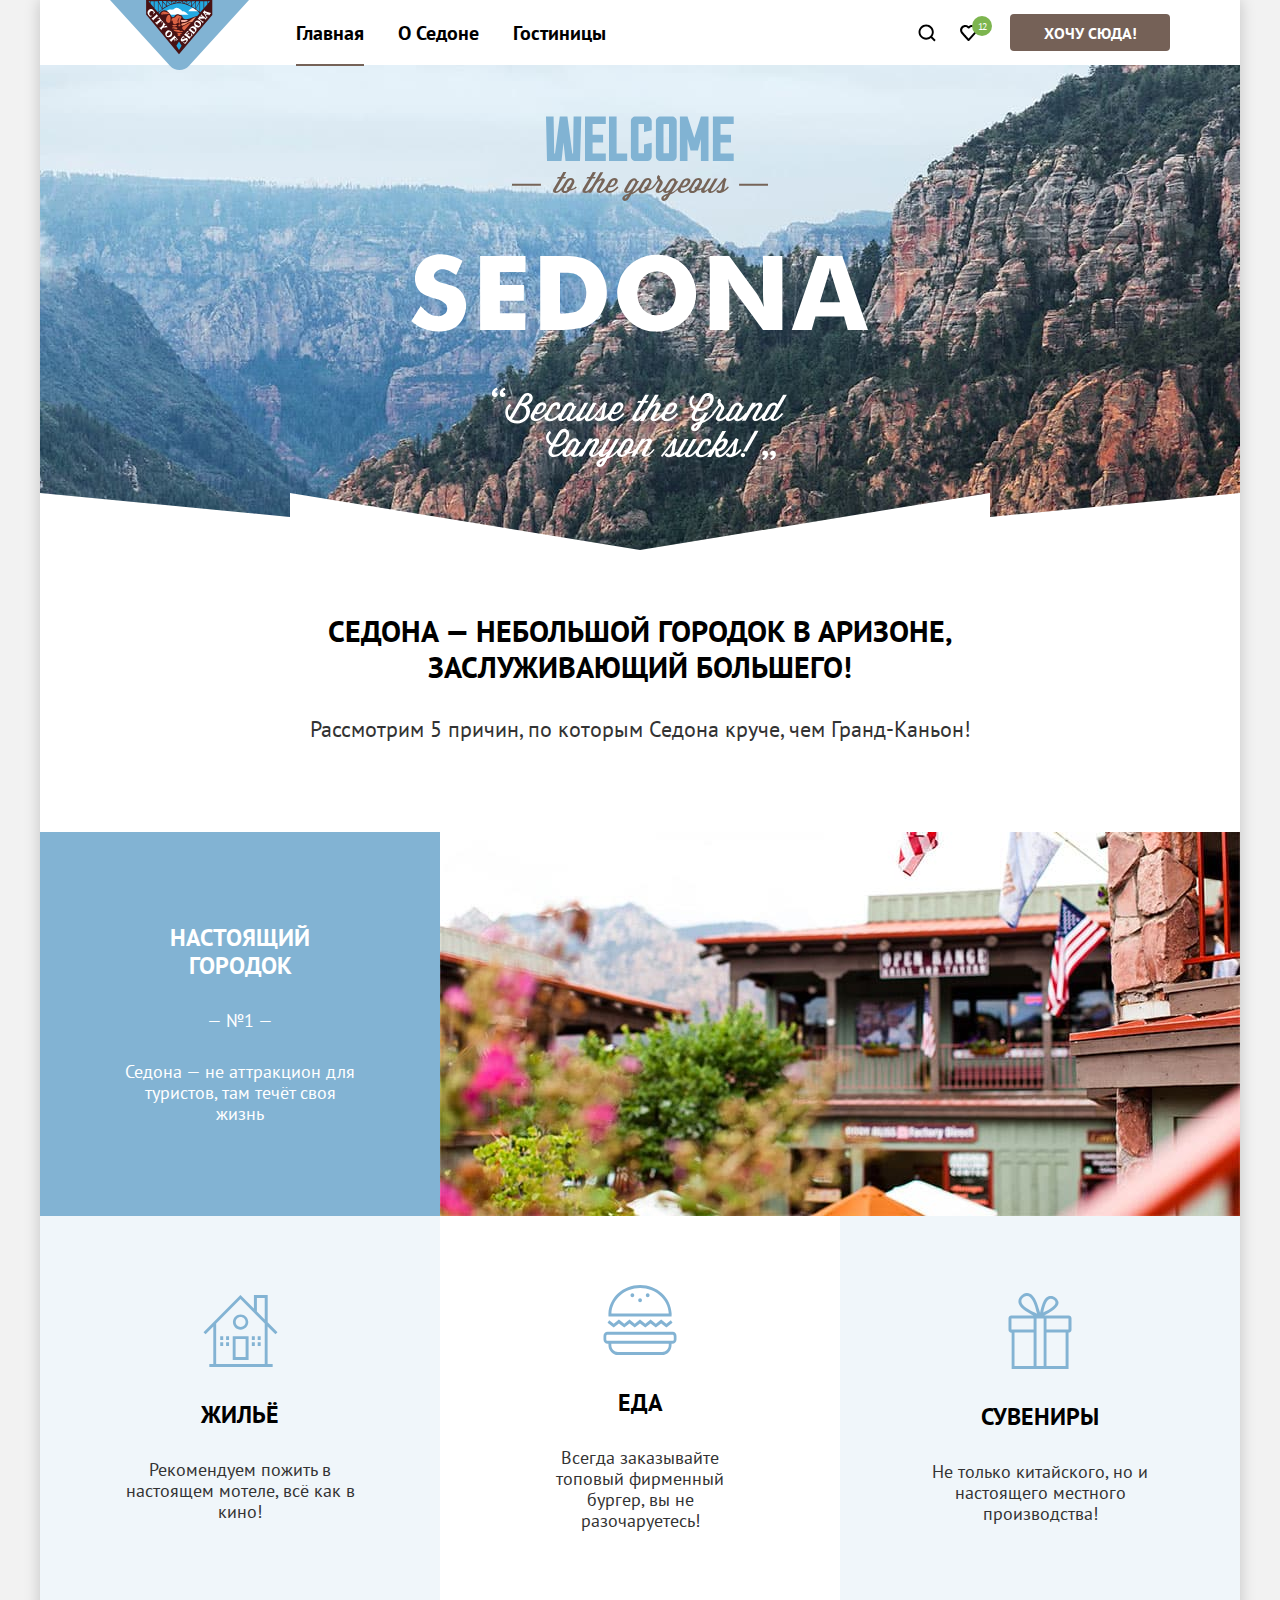
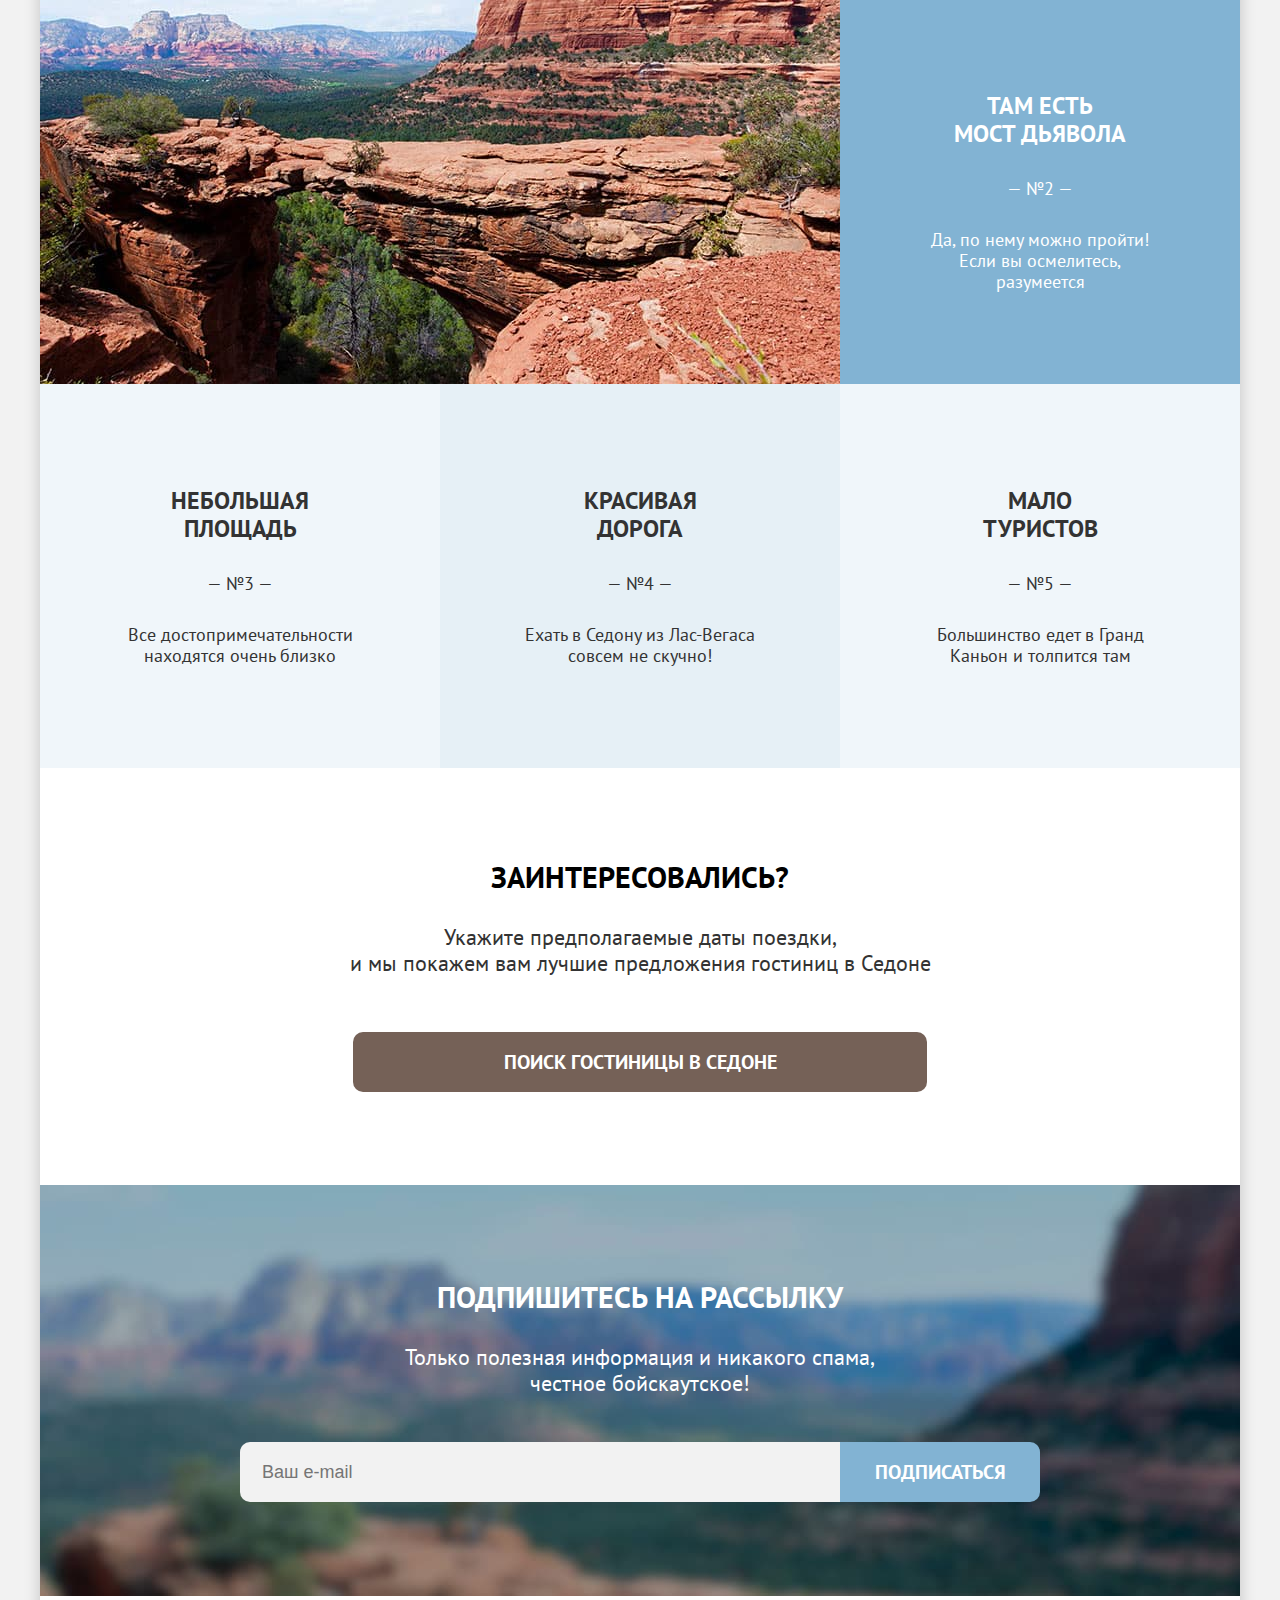
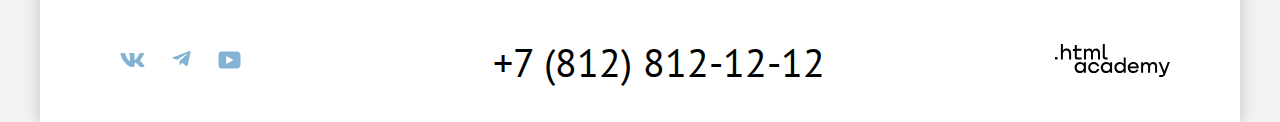
<file: index.html>
<!DOCTYPE html>
<html lang="ru">

<head>
	<meta charset="utf-8">
	<title>HTML Academy: Седона</title>
	<link rel="icon" type="image/png" href="images/favicon-32x32.png">
	<link rel="stylesheet" href="styles/styles.css"> </head>

<body>
	<header class="header">
		<nav class="nav">
			<a class="logo" href="/"> <img src="images/logo.svg" alt="Седона — небольшой городок в Аризоне." width="139" height="70" /> </a>
			<ul class="nav-list">
				<li> <a class="active" href="index.html">Главная</a> </li>
				<li> <a href="#">О Седоне</a> </li>
				<li> <a href="catalog.html">Гостиницы</a> </li>
			</ul>
			<ul class="header__user-menu">
				<li>
					<a class="icon icon-search" href="#"> <span class="visually-hidden">Поиск.</span> </a>
				</li>
				<li>
					<a class="icon icon-heart" href="#"> <span class="visually-hidden">Избранное.</span> <span class="favorites">12</span> </a>
				</li>
				<li> <a class="button" href="#">Хочу сюда!</a> </li>
			</ul>
		</nav>
	</header>
	<main class="main">
		<section class="section-hero"> <img class="welcome" src="images/welcome.svg" alt="Welcome Sedona." width="458" height="352"> </section>
		<section class="section-hero-text">
			<h1 class="heading-2">Седона — небольшой городок в Аризоне, <br> заслуживающий большего!</h1>
			<p class="text-basic">Рассмотрим 5 причин, по которым Седона круче, чем Гранд-Каньон!</p>
		</section>
		<section class="section-benefits">
			<h2 class="visually-hidden">Преимущества Седоны.</h2>
			<ul class="benefits-list">
				<li class="benefit-large">
					<div class="benefit basic">
						<h3>Настоящий городок</h3> <span>— №1 —</span>
						<p>Седона — не аттракцион для туристов, там течёт своя жизнь</p>
					</div> <img src="images/town.jpg" alt="Городок на фоне гор." width="800" height="384" />
					<ul class="benefits-list">
						<li class="benefit second-1">
							<a href="#"> <img src="images/feature/house.svg" alt="Жильё." width="75" height="72" />
								<h3>Жильё</h3>
								<p>Рекомендуем пожить в настоящем мотеле, всё как в кино!</p>
							</a>
						</li>
						<li class="benefit">
							<a href="#"> <img src="images/feature/burger.svg" alt="Бургер." width="74" height="70" />
								<h3>Еда</h3>
								<p>Всегда заказывайте топовый фирменный бургер, вы не разочаруетесь!</p>
							</a>
						</li>
						<li class="benefit second-1">
							<a href="#"> <img src="images/feature/souvenirs.svg" alt="Сувениры." width="64" height="76" />
								<h3>Сувениры</h3>
								<p>Не только китайского, но и настоящего местного производства!</p>
							</a>
						</li>
					</ul>
				</li>
				<li class="benefit-large"> <img src="images/devils-bridge.jpg" alt="Мост дьявола." width="800" height="384" />
					<div class="benefit basic">
						<h3>Там есть <br/> мост дьявола</h3> <span>— №2 —</span>
						<p>Да, по нему можно пройти! Если вы осмелитесь, разумеется</p>
					</div>
				</li>
				<li class="benefit second-1">
					<h3>Небольшая площадь</h3> <span>— №3 —</span>
					<p>Все достопримечательности находятся очень близко</p>
				</li>
				<li class="benefit second-2">
					<h3>Красивая<br/> дорога</h3> <span>— №4 —</span>
					<p>Ехать в Седону из Лас-Вегаса совсем не скучно!</p>
				</li>
				<li class="benefit second-1">
					<h3>Мало <br/>туристов</h3> <span>— №5 —</span>
					<p>Большинство едет в Гранд Каньон и толпится там</p>
				</li>
			</ul>
		</section>
		<article class="article-search-hotels">
			<p class="article-search-hotels__title heading-2 ">Заинтересовались?</p>
			<p class="article-search-hotels__desc text-basic">Укажите предполагаемые даты поездки,
				<br>и мы покажем вам лучшие предложения гостиниц в Седоне</p> <a class="button button-large" href="catalog.html">ПОИСК ГОСТИНИЦЫ В седоне</a> </article>
		<article class="article-subscribe">
			<p class="article-subscribe__title heading-2">Подпишитесь на рассылку</p>
			<p class="article-subscribe__desc text-basic">Только полезная информация и никакого спама,
				<br> честное бойскаутское!</p>
			<form class="subscribe-form" action="https://echo.htmlacademy.ru/" method="POST">
				<input class="subscribe-form__input" type="email" placeholder="Ваш e-mail" name="email" required>
				<button class="button button-second subscribe-form__button " type="submit">Подписаться</button>
			</form>
		</article>
	</main>
	<footer class="footer">
		<ul class="socials">
			<li>
				<a href="https://vk.com/htmlacademy"> <span class="visually-hidden">Перейти в vk.com.</span>
					<svg width="25" height="14" viewBox="0 0 25 14" fill="none" xmlns="http://www.w3.org/2000/svg">
						<path fill-rule="evenodd" clip-rule="evenodd" d="M23.9498 0.948C24.1158 0.402 23.9498 0 23.1548 0H20.5298C19.8618 0 19.5538 0.347 19.3868 0.73C19.3868 0.73 18.0518 3.926 16.1608 6.002C15.5488 6.604 15.2708 6.795 14.9368 6.795C14.7698 6.795 14.5188 6.604 14.5188 6.057V0.948C14.5188 0.292 14.3348 0 13.7788 0H9.65076C9.23376 0 8.98276 0.304 8.98276 0.593C8.98276 1.214 9.92876 1.358 10.0258 3.106V6.904C10.0258 7.737 9.87276 7.888 9.53876 7.888C8.64876 7.888 6.48376 4.677 5.19876 1.003C4.94976 0.288 4.69776 0 4.02676 0H1.39976C0.649756 0 0.499756 0.347 0.499756 0.73C0.499756 1.412 1.38976 4.8 4.64476 9.281C6.81476 12.341 9.86976 14 12.6528 14C14.3218 14 14.5278 13.632 14.5278 12.997V10.684C14.5278 9.947 14.6858 9.8 15.2148 9.8C15.6048 9.8 16.2718 9.992 17.8298 11.467C19.6098 13.216 19.9028 14 20.9048 14H23.5298C24.2798 14 24.6558 13.632 24.4398 12.904C24.2018 12.18 23.3518 11.129 22.2248 9.882C21.6128 9.172 20.6948 8.407 20.4158 8.024C20.0268 7.533 20.1378 7.314 20.4158 6.877C20.4158 6.877 23.6158 2.451 23.9488 0.948H23.9498Z" fill="#83B3D3" /> </svg>
				</a>
			</li>
			<li>
				<a href="https://t.me/htmlacademy "> <span class="visually-hidden">Перейти в Telegramm.</span>
					<svg width="19" height="16" viewBox="0 0 19 16" fill="none" xmlns="http://www.w3.org/2000/svg">
						<path d="M17.2853 0.0992597L1.34073 6.24775C0.252584 6.68481 0.258879 7.29184 1.14109 7.56253L5.23469 8.83953L14.7061 2.8637C15.1539 2.59121 15.5631 2.7378 15.2268 3.03636L7.55308 9.96185H7.55128L7.55308 9.96275L7.2707 14.1823C7.68438 14.1823 7.86693 13.9925 8.09895 13.7686L10.0873 11.8351L14.2232 14.89C14.9858 15.31 15.5334 15.0941 15.7232 14.1841L18.4382 1.38885C18.7161 0.274623 18.0128 -0.229883 17.2853 0.0992597V0.0992597Z" fill="#83B3D3" /> </svg>
				</a>
			</li>
			<li>
				<a href="https://www.youtube.com/user/htmlacademyru"> <span class="visually-hidden">Перейти в Youtube.</span>
					<svg width="23" height="18" viewBox="0 0 23 18" fill="none" xmlns="http://www.w3.org/2000/svg">
						<path d="M19.1072 0.5H3.67437C1.81368 0.5 0.500244 2.09375 0.500244 3.9V13.9937C0.500244 15.9062 1.81368 17.5 3.67437 17.5H19.3261C20.9679 17.5 22.5002 15.9063 22.5002 14.1V3.9C22.2813 2.09375 20.9679 0.5 19.1072 0.5ZM8.16194 13.0375V4.9625L15.4953 9L8.16194 13.0375Z" fill="#83B3D3" /> </svg>
				</a>
			</li>
		</ul> <a class="footer-phone" href="tel:+78128121212">+7 (812) 812-12-12</a>
		<a class="logo-academy" href="https://htmlacademy.ru/"> <span class="visually-hidden">Перейти в htmlacademy.</span>
			<svg width="115" height="33" fill="none" xmlns="http://www.w3.org/2000/svg">
				<path fill-rule="evenodd" clip-rule="evenodd" d="M8 6.2c.8-1 2-1.7 3.6-1.7 2.7 0 4.6 1.9 4.5 4.9v6.1h-2V9.8c0-1.8-1.1-3.2-2.9-3.2-2 0-3.3 1.5-3.3 3.6v5.3h-2V0h2v6.2H8Zm-8 9.3v-2.6h2.5v2.6H0ZM26.6 4.8h-4.8V1.1h-2v3.8h-1.9v2h1.9v6c0 1.7 1 2.7 2.7 2.7h4.1v-2h-3.7c-.7 0-1.1-.4-1.1-1.1V6.8h4.8v-2Zm11 1.9c.6-1.3 1.9-2.1 3.5-2.1 2.5 0 4 1.8 3.9 4.3v6.5h-2V9.1c0-1.6-.9-2.6-2.4-2.6-1.2 0-2.6.9-2.6 3.3v5.6h-2V9.1c0-1.6-.9-2.6-2.4-2.6C32 6.5 31 8 31 10v5.4h-2V4.8h1.9v1.6h.1c.6-1 1.7-1.8 3.1-1.8 1.6 0 2.8.9 3.4 2.1h.1Zm10.2 6c0 1.7 1 2.7 2.8 2.7h2v-2h-1.7c-.7 0-1.1-.4-1.1-1.1V0h-2v12.7ZM25 17.9c1.7 0 3 .7 3.9 1.8v-1.5h2v10.6h-2v-1.6h-.1c-.8 1.1-2 1.9-3.8 1.9-3.1 0-5.4-2.3-5.4-5.6s2.3-5.6 5.4-5.6Zm-3.3 5.6c0 2 1.4 3.6 3.6 3.6s3.6-1.7 3.6-3.6c0-2-1.4-3.6-3.6-3.6s-3.6 1.6-3.6 3.6ZM44.2 22c-.5-2.4-2.6-4.1-5.4-4.1-3.4 0-5.6 2.5-5.6 5.6 0 3.1 2.2 5.6 5.6 5.6 2.8 0 4.9-1.8 5.4-4.2h-2.1c-.4 1.3-1.7 2.3-3.3 2.3-2.2 0-3.6-1.6-3.6-3.6s1.4-3.6 3.6-3.6c1.6 0 2.8 1 3.3 2.2h2.1V22Zm7-4.1c1.7 0 3 .7 3.9 1.8v-1.5h2v10.6h-2v-1.6H55c-.8 1.1-2 1.9-3.8 1.9-3.1 0-5.4-2.3-5.4-5.6s2.3-5.6 5.4-5.6Zm-3.3 5.6c0 2 1.4 3.6 3.6 3.6 2.1 0 3.6-1.7 3.6-3.6 0-2-1.4-3.6-3.6-3.6s-3.6 1.6-3.6 3.6Zm20.8-3.7c-.9-1.1-2.2-1.9-3.9-1.9-3.1 0-5.4 2.3-5.4 5.6s2.2 5.6 5.4 5.6c1.7 0 3-.8 3.8-1.8h.1v1.5h2V13.4h-2v6.4Zm-3.6 7.3c-2.2 0-3.6-1.6-3.6-3.6s1.4-3.6 3.6-3.6 3.6 1.6 3.6 3.6c-.1 2-1.5 3.6-3.6 3.6Zm7.7-3.6c0-3.1 2.2-5.6 5.5-5.6 3.5 0 5.7 2.7 5.5 6.3H75c.1 1.6 1.5 2.9 3.4 2.9 1.4 0 2.5-.6 3-1.6h2.1c-.7 2.3-2.7 3.6-5.2 3.6-3.4 0-5.5-2.6-5.5-5.6Zm8.8-1.1c-.3-1.6-1.6-2.6-3.3-2.6-1.7 0-2.9 1.1-3.2 2.6h6.5Zm16.6-4.5c-1.6 0-2.9.8-3.6 2h-.1c-.6-1.2-1.8-2-3.4-2-1.4 0-2.5.7-3.1 1.8v-1.5h-1.9v10.6h2v-5.4c0-2 1-3.4 2.6-3.5 1.5 0 2.4 1 2.4 2.6v6.3h2v-5.6c0-2.4 1.4-3.3 2.6-3.3 1.5 0 2.4 1 2.4 2.6v6.3h2v-6.5c.1-2.6-1.4-4.4-3.9-4.4Zm7.6.2 3.6 8.9 3.4-8.9h2.1l-4.7 12.2c-.7 1.8-1.7 2.6-3.5 2.6h-2.5v-2h2.5c1 0 1.4-.3 1.7-1.2l-4.8-11.6h2.2Z" fill="#000" />
			</svg>
		</a>
	</footer>
	<div class="modal-container modal-container-close">
		<div class="modal modal-search">
			<button class="modal-close-button"> <span class="visually-hidden">Закрыть.</span> </button>
			<section class="modal-content">
				<h2 class="modal-title">Поиск гостиницы в Седоне</h2>
				<form class="search-form" action="https://echo.htmlacademy.ru/" method="post">
					<div class="field-group">
						<label class="search-form-label" for="search-date-check-in">Дата заезда:</label>
						<input class="search-form-field" type="text" id="search-date-check-in" name="search-date-check-in" value="27 апреля 2020" placeholder="Укажите дату"> <span class="search-form-prompt error">Мы не можем отправить вас в прошлое.</span> </div>
					<div class="field-group">
						<label class="search-form-label" for="search-date-departure">Дата выезда:</label>
						<input class="search-form-field" type="text" id="search-date-departure" name="search-date-departure" value="1 сентября 2021" placeholder="Укажите дату"> <span class="search-form-prompt">На эти даты есть свободные номера. Пока есть.</span> </div>
					<div class="field-group small">
						<label class="search-form-label" for="search-number-mens">Взрослые:</label>
						<input class="search-form-field small" type="text" id="search-number-mens" name="search-number-mens" value="2">
						<button class="search-form-field-button minus" type="button"><span class="visually-hidden">Убавить количество взрослых.</span></button>
						<button class="search-form-field-button plus" type="button"><span class="visually-hidden">Прибавить количество взрослых.</span></button>
					</div>
					<div class="field-group small-2">
						<label class="search-form-label" for="search-number-childs">Дети:</label> <span class="tooltip">
                <button class="tooltip-toggle"  type="button" aria-labelledby="tooltip-label">i</button>
                <span class="tooltip-text" role="tooltip" id="tooltip-label">Укажите количество детей, которые будут с вами, возраст которых от 6 до 18 лет. Дети до 6 лет размещаются бесплатно.</span> </span>
						<input class="search-form-field small" type="text" id="search-number-childs" name="search-number-childs" value="1">
						<button class="search-form-field-button minus" type="button"><span class="visually-hidden">Убавить количество детей.</span></button>
						<button class="search-form-field-button plus" type="button"><span class="visually-hidden">Прибавить количество детей.</span></button>
					</div>
					<button class="button search-form-button " type="submit">Найти</button>
				</form>
			</section>
		</div>
	</div>
</body>

</html>
</file>
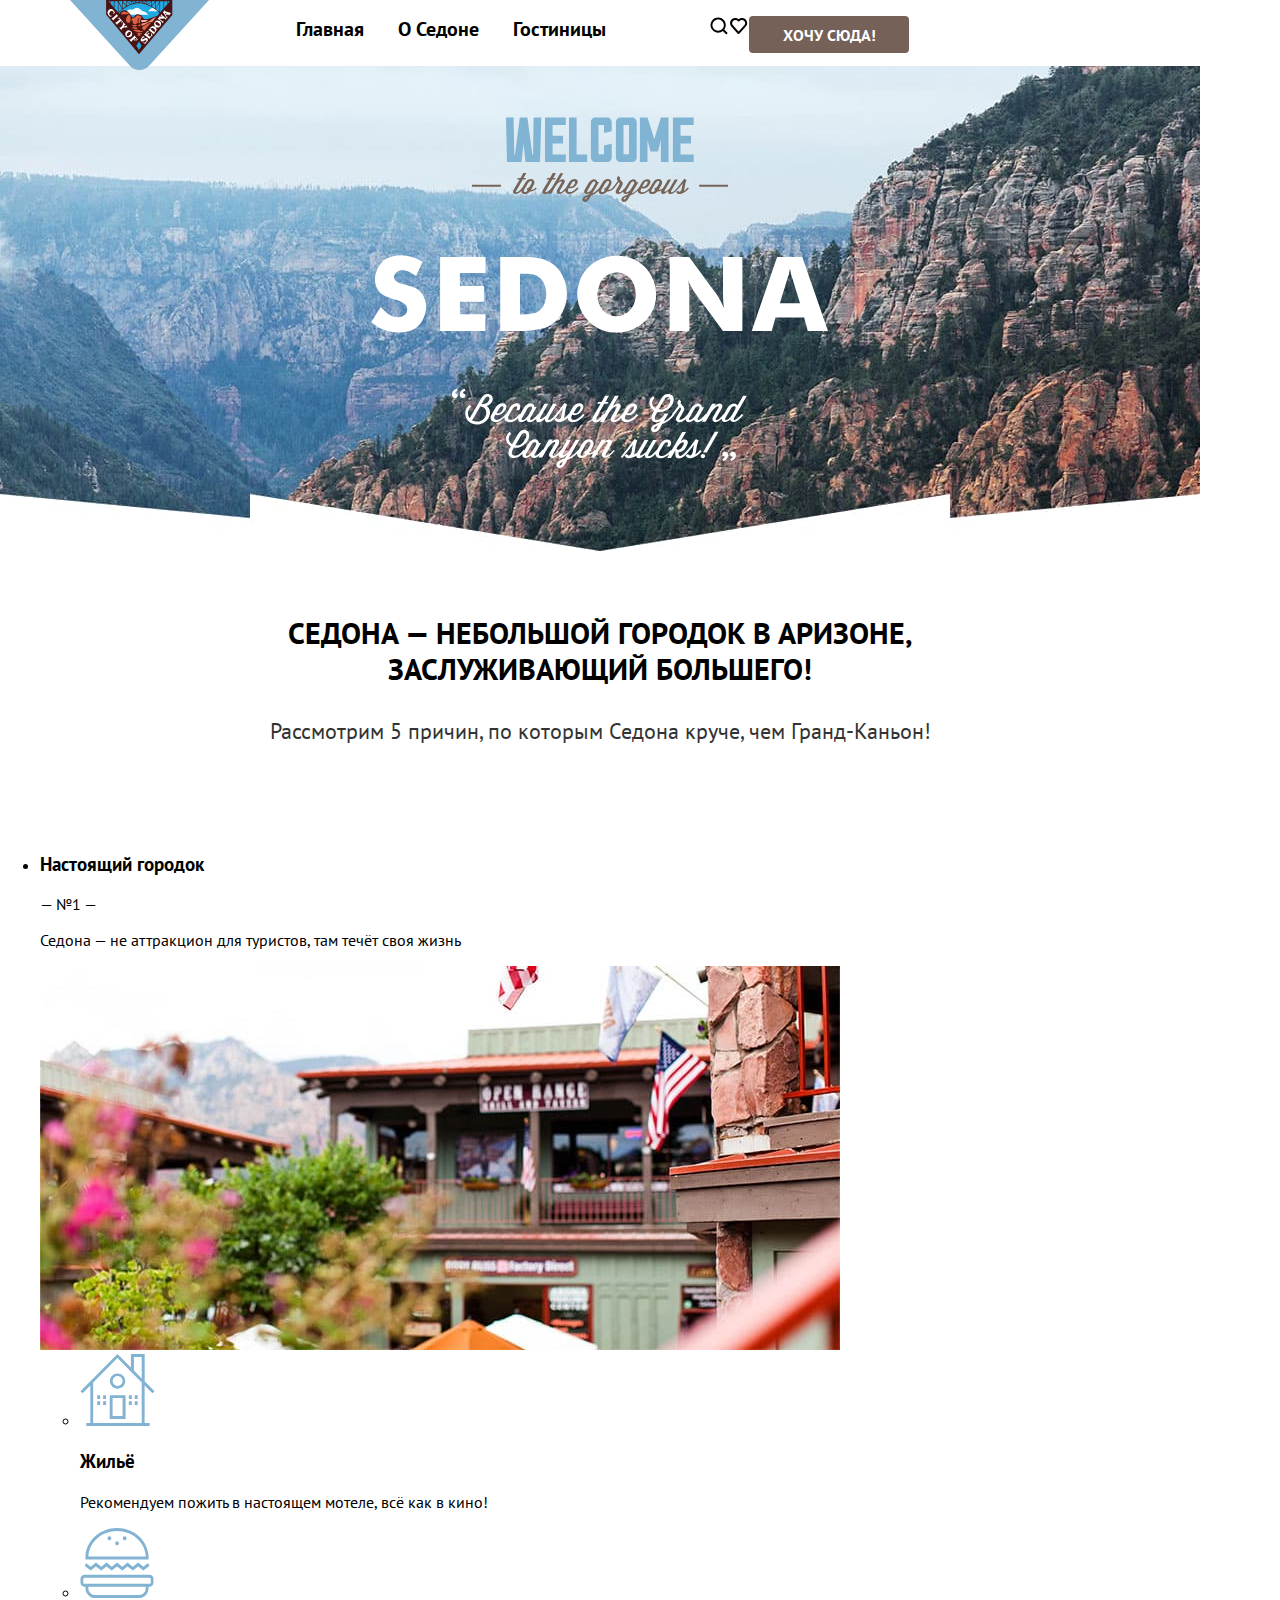
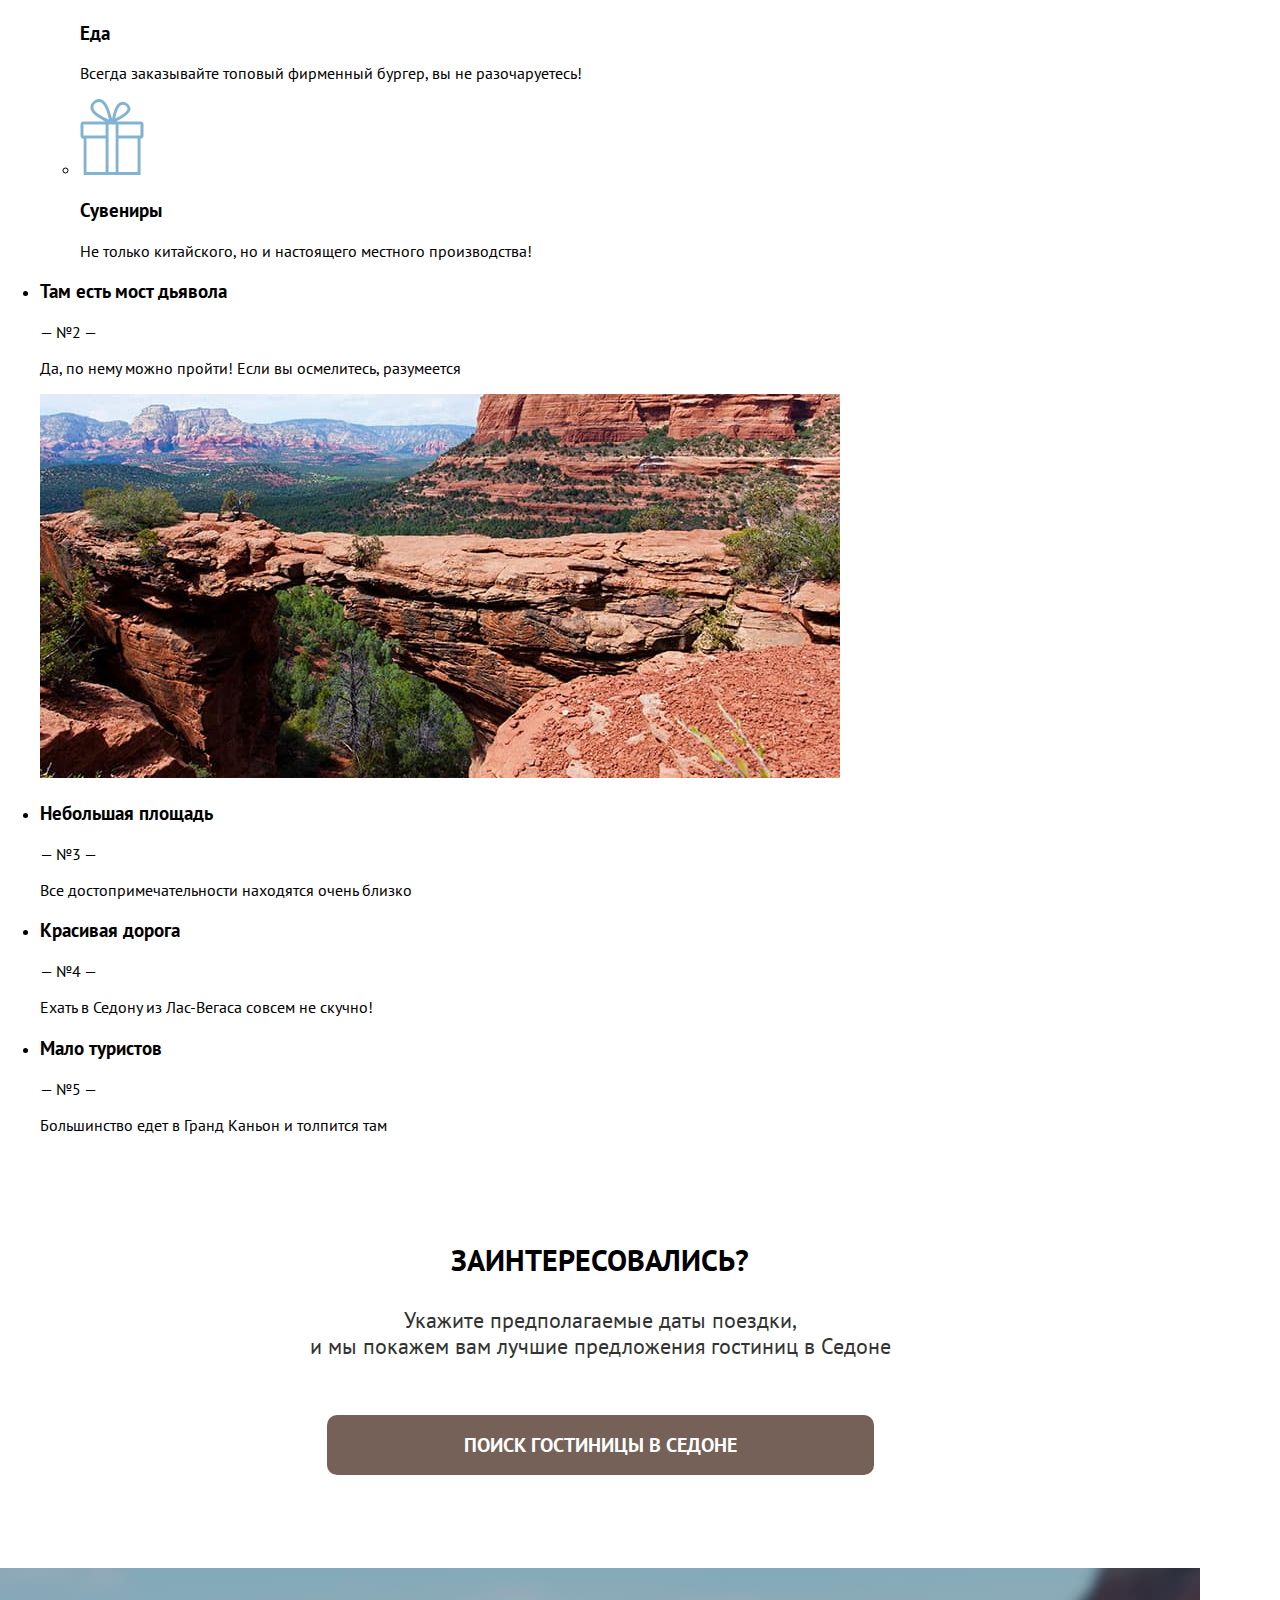
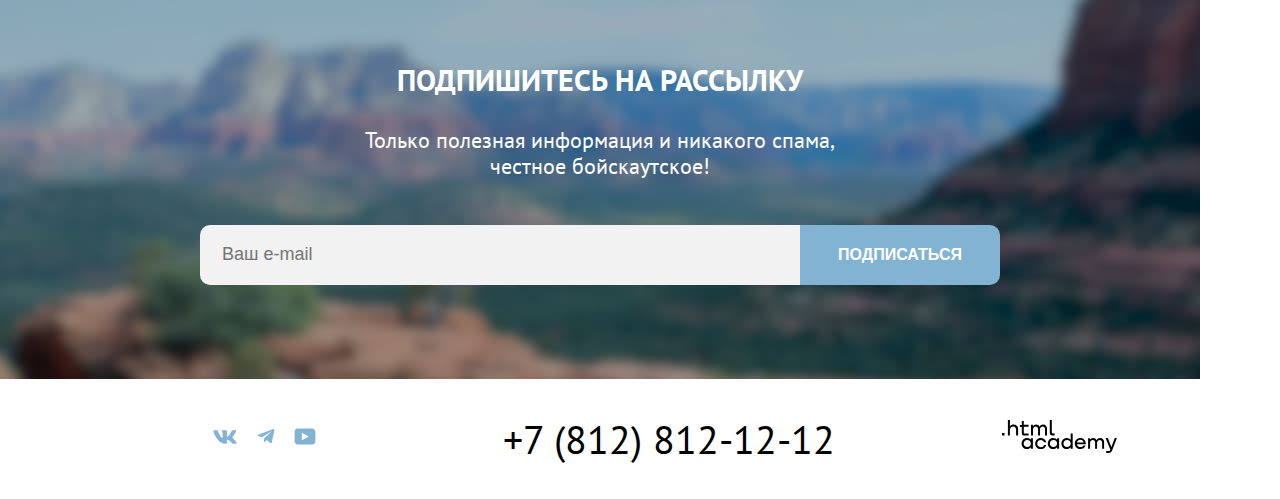
<file: 4/index.html>
<!DOCTYPE html>
<html lang="ru">
  <head>
    <meta charset="utf-8">
    <title>HTML Academy: Седона</title>
    <link rel="icon" href="favicon.ico">
    <link rel="icon" type="image/png" href="images/favicon.png">
    <link rel="stylesheet" href="styles/styles.css">
    <base href="https://htmlacademy-htmlcss.github.io/1890943-sedona-34/4/">
</head>
  <body>
    <header>
      <nav>
        <a class="logo" href="/">
          <img src="images/logo.svg" alt="Седона — небольшой городок в Аризоне" width="139" height="70"/>
        </a>

        <ul class="nav">
          <li>
            <a href="/">Главная</a>
          </li>
          <li>
            <a href="#">О Седоне</a>
          </li>
          <li>
            <a href="catalog.html">Гостиницы</a>
          </li>
        </ul>

        <ul class="header__user-menu">
          <li>
            <a class="icon icon-search" href="#">
              <span class="visually-hidden">Поиск.</span>
            </a>
          </li>
          <li>
            <a class="icon icon-heart" href="#">
              <span class="visually-hidden">Избранное.</span>
            </a>
          </li>
          <li>
            <a class="button" href="#">Хочу сюда!</a>
          </li>
        </ul>
      </nav>


    </header>
    <main>
      <section class="section-hero">
        <img class="welcome" src="images/welcome.svg" alt="Welcome Sedona" width="458" height="352">
        <h1 class="heading-2">Седона — небольшой городок в Аризоне, <br> заслуживающий большего!</h1>
        <p class="text-basic">Рассмотрим 5 причин, по которым Седона круче, чем Гранд-Каньон!</p>
      </section>
      <section class="section-benefits">
        <ul>
          <li>
            <h3>Настоящий городок</h3>
            <span>— №1 —</span>
            <p>Седона — не аттракцион для туристов, там течёт своя жизнь</p>
            <img src="images/town.jpg" alt="Городок на фоне гор" width="800" height="384"/>
            <ul>
              <li>
                <a href="#">
                  <img src="images/feature/house.svg" alt="Жильё" width="75" height="72"/>
                  <h3>Жильё</h3>
                  <p>Рекомендуем пожить в настоящем мотеле, всё как в кино!</p>
                </a>
              </li>
              <li>
                <a href="#">
                  <img src="images/feature/burger.svg" alt="Бургер" width="74" height="70"/>
                  <h3>Еда</h3>
                  <p>Всегда заказывайте топовый фирменный бургер, вы не разочаруетесь!</p>
                </a>
              </li>
              <li>
                <a href="#">
                  <img src="images/feature/souvenirs.svg" alt="Сувениры" width="64" height="76"/>
                  <h3>Сувениры</h3>
                  <p>Не только китайского, но и настоящего местного производства!</p>
                </a>
              </li>
            </ul>
          </li>
          <li>
            <h3>Там есть мост дьявола</h3>
            <span>— №2 —</span>
            <p>Да, по нему можно пройти! Если вы осмелитесь, разумеется</p>
            <img src="images/devils_bridge.jpg" alt="Мост дьявола"  width="800" height="384"/>
          </li>
          <li>
            <h3>Небольшая площадь</h3>
            <span>— №3 —</span>
            <p>Все достопримечательности находятся очень близко</p>
          </li>
          <li>
            <h3>Красивая дорога</h3>
            <span>— №4 —</span>
            <p>Ехать в Седону из Лас-Вегаса совсем не скучно!</p>
          </li>
          <li>
            <h3>Мало туристов</h3>
            <span>— №5 —</span>
            <p>Большинство едет в Гранд Каньон и толпится там</p>
          </li>
        </ul>
      </section>
      <article class="article-search-hotels">
        <p class="article-search-hotels__title heading-2 ">Заинтересовались?</p>
        <p class="article-search-hotels__desc text-basic">Укажите предполагаемые даты поездки,<br>и мы покажем вам лучшие предложения гостиниц в Седоне</p>
        <a class="button button-large" href="#">ПОИСК ГОСТИНИЦЫ В седоне</a>
      </article>
      <article class="article-subscribe">
        <p class="article-subscribe__title heading-2">Подпишитесь на рассылку</p>
        <p class="article-subscribe__desc text-basic">Только полезная информация и никакого спама,<br> честное бойскаутское!</p>
        <form class="subscribe-form" action="https://echo.htmlacademy.ru/" method="POST">
          <input class="subscribe-form__input" type="email" placeholder="Ваш e-mail">
          <button class="subscribe-form__button button button-second" type="submit">Подписаться</button>
        </form>
      </article>
    </main>
    <footer>
      <ul class="socials">
        <li>
          <a href="https://vk.com/htmlacademy">
            <img src="images/icons/vk.svg" alt="Логотип VK" width="24" height="14"/>
            <span class="visually-hidden">Перейти в vk.com</span>
          </a>
        </li>
        <li>
          <a href="https://t.me/htmlacademy ">
            <img src="images/icons/telegramm.svg" alt="Логотип telegramm" width="18" height="15"/>
            <span class="visually-hidden">Перейти в Telegramm</span>
          </a>
        </li>
        <li>
          <a href="https://www.youtube.com/user/htmlacademyru">
            <img src="images/icons/youtube.svg" alt="Логотип youtube" width="22" height="17"/>
            <span class="visually-hidden">Перейти в Youtube</span>
          </a>
        </li>
      </ul>

      <a class="footer-phone" href="tel:+78128121212">+7 (812) 812-12-12</a>

      <a href="https://htmlacademy.ru/">
        <img src="images/html_academy.svg" alt="logo htmlacademy" width="115" height="33"/>
      </a>

    </footer>
  </body>
</html>
</file>
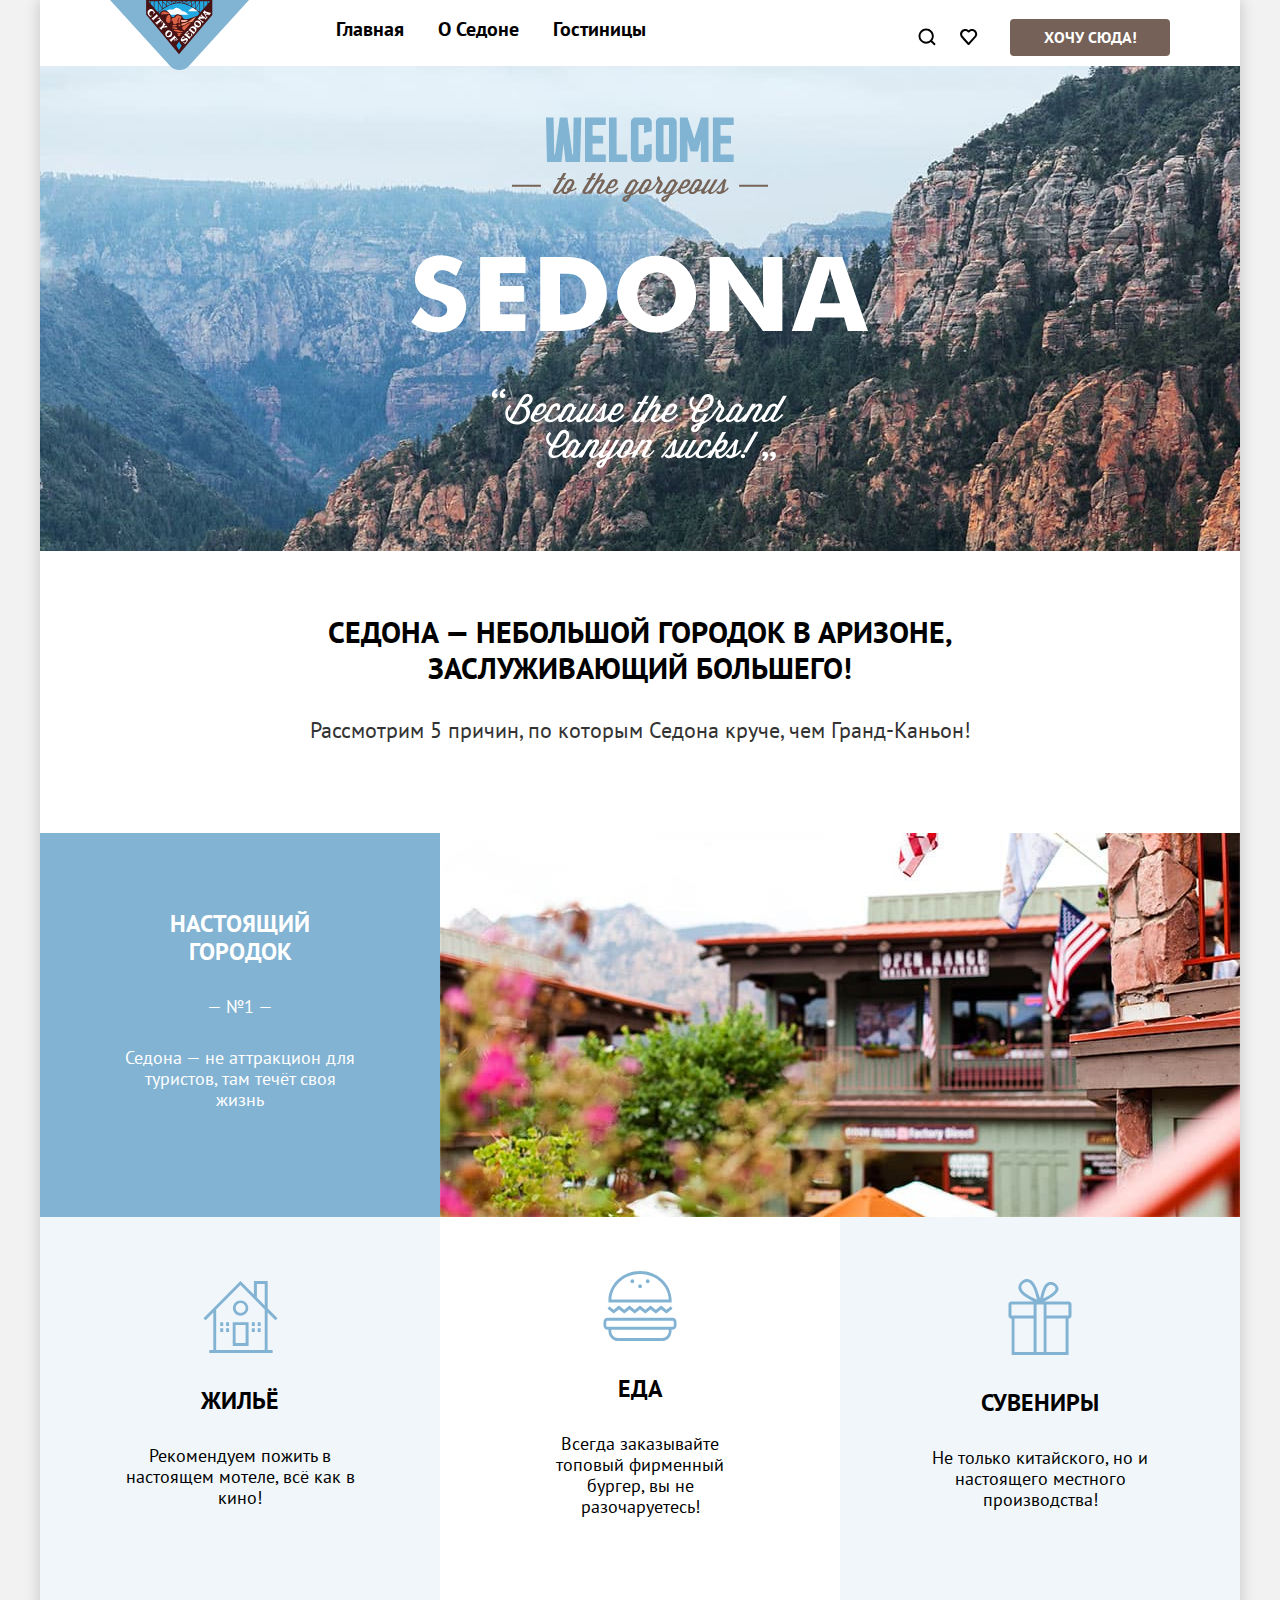
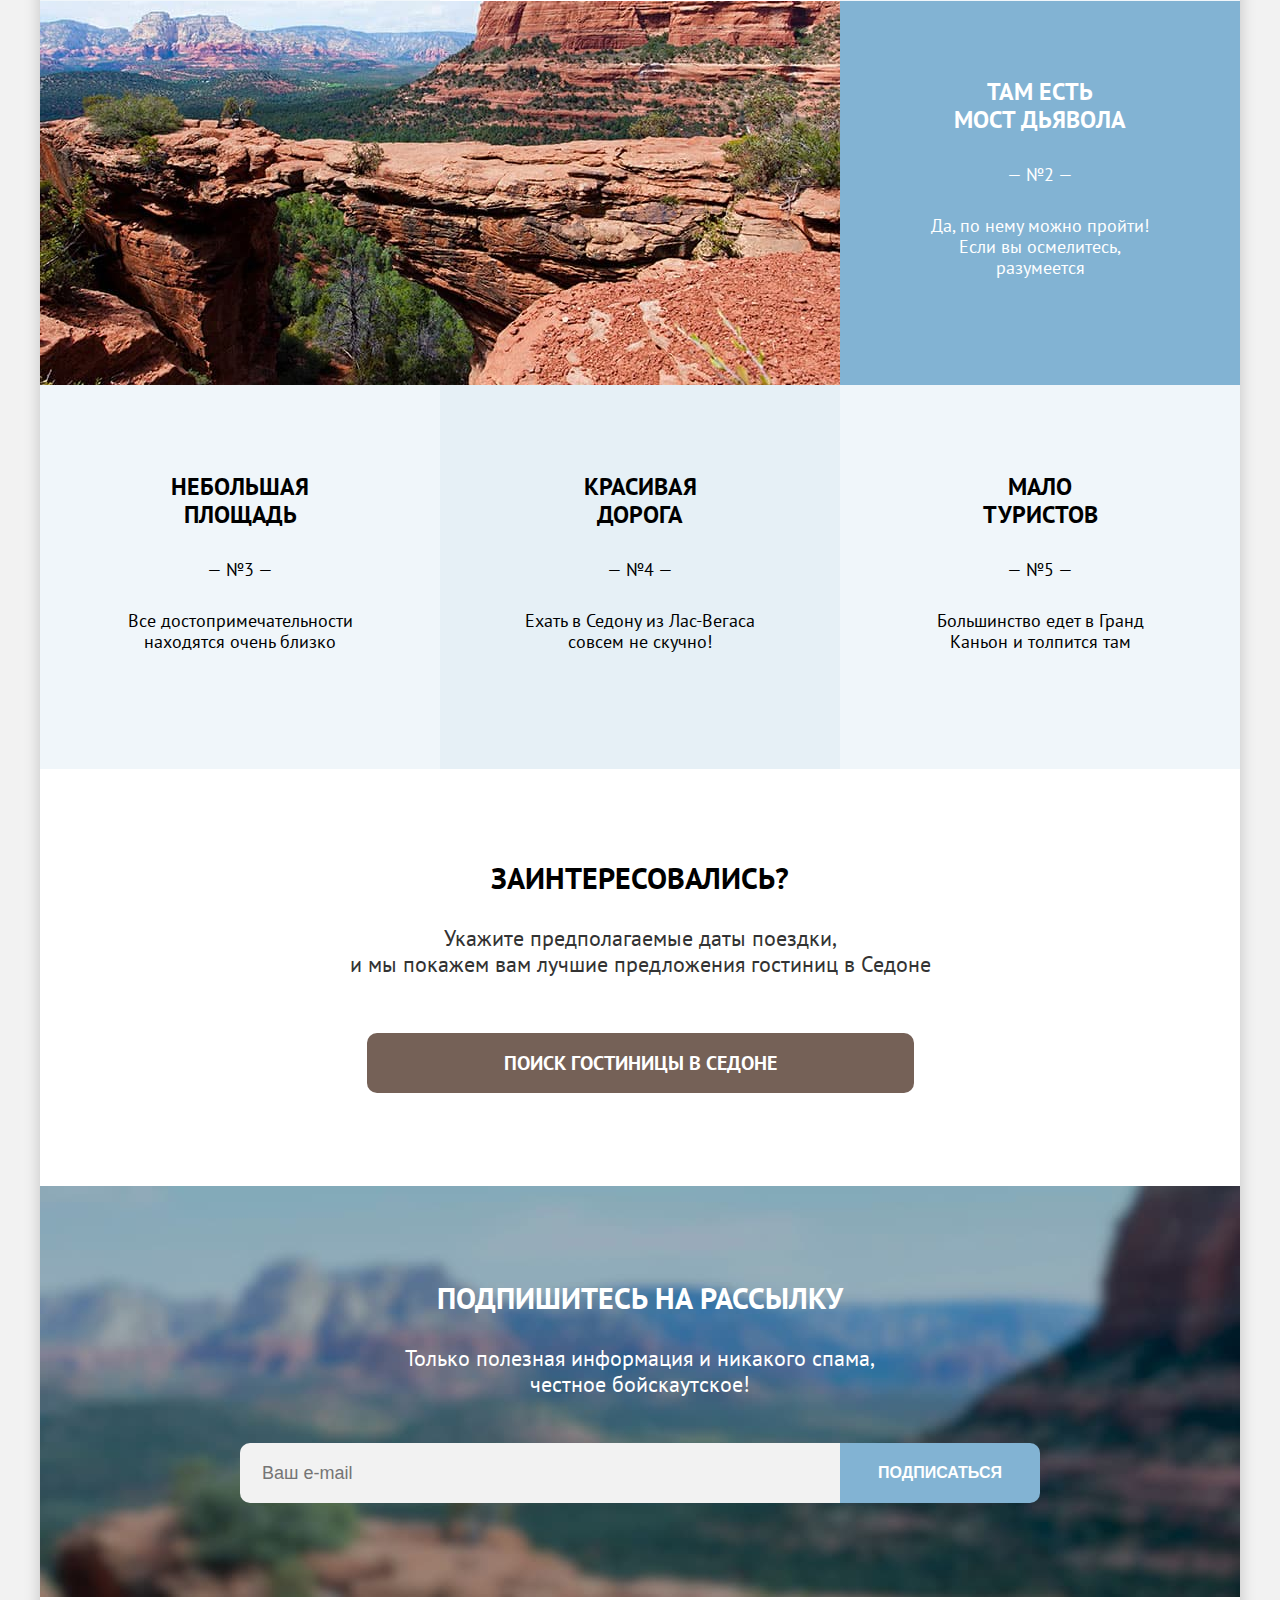
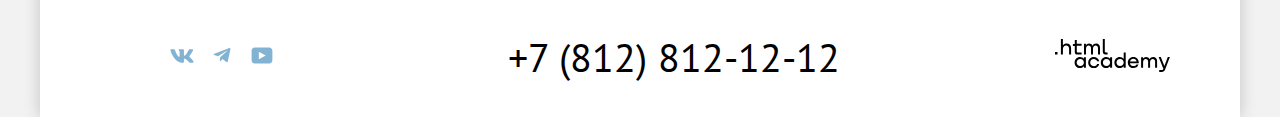
<file: 5/index.html>
<!DOCTYPE html>
<html lang="ru">
  <head>
    <meta charset="utf-8">
    <title>HTML Academy: Седона</title>
    <link rel="icon" href="favicon.ico">
    <link rel="icon" type="image/png" href="images/favicon.png">
    <link rel="stylesheet" href="styles/styles.css">
    <base href="https://htmlacademy-htmlcss.github.io/1890943-sedona-34/5/">
</head>
  <body>
    <header>
      <nav>
        <a class="logo" href="/">
          <img src="images/logo.svg" alt="Седона — небольшой городок в Аризоне" width="139" height="70"/>
        </a>

        <ul class="nav">
          <li>
            <a href="/">Главная</a>
          </li>
          <li>
            <a href="#">О Седоне</a>
          </li>
          <li>
            <a href="catalog.html">Гостиницы</a>
          </li>
        </ul>

        <ul class="header__user-menu">
          <li>
            <a class="icon icon-search" href="#">
              <span class="visually-hidden">Поиск.</span>
            </a>
          </li>
          <li>
            <a class="icon icon-heart" href="#">
              <span class="visually-hidden">Избранное.</span>
            </a>
          </li>
          <li>
            <a class="button" href="#">Хочу сюда!</a>
          </li>
        </ul>
      </nav>


    </header>
    <main>
      <section class="section-hero">
        <img class="welcome" src="images/welcome.svg" alt="Welcome Sedona" width="458" height="352">
      </section>
      <section class="section-hero-text">
        <h1 class="heading-2">Седона — небольшой городок в Аризоне, <br> заслуживающий большего!</h1>
        <p class="text-basic">Рассмотрим 5 причин, по которым Седона круче, чем Гранд-Каньон!</p>
      </section>


      <section class="section-benefits">
        <ul class="benefits-list">
          <li class="benefit-large">
            <div class="benefit basic">
              <h3>Настоящий городок</h3>
              <span>— №1 —</span>
              <p>Седона — не аттракцион для туристов, там течёт своя жизнь</p>
            </div>
            <img src="images/town.jpg" alt="Городок на фоне гор" width="800" height="384"/>
            <ul class="benefits-list">
              <li class="benefit second-1">
                <a href="#">
                  <img src="images/feature/house.svg" alt="Жильё" width="75" height="72"/>
                  <h3>Жильё</h3>
                  <p>Рекомендуем пожить в настоящем мотеле, всё как в кино!</p>
                </a>
              </li>
              <li class="benefit">
                <a href="#">
                  <img src="images/feature/burger.svg" alt="Бургер" width="74" height="70"/>
                  <h3>Еда</h3>
                  <p>Всегда заказывайте топовый фирменный бургер, вы не разочаруетесь!</p>
                </a>
              </li>
              <li class="benefit second-1">
                <a href="#">
                  <img src="images/feature/souvenirs.svg" alt="Сувениры" width="64" height="76"/>
                  <h3>Сувениры</h3>
                  <p>Не только китайского, но и настоящего местного производства!</p>
                </a>
              </li>
            </ul>
          </li>
          <li class="benefit-large">
            <img src="images/devils_bridge.jpg" alt="Мост дьявола"  width="800" height="384"/>
            <div class="benefit basic">
              <h3>Там есть <br/> мост дьявола</h3>
              <span>— №2 —</span>
              <p>Да, по нему можно пройти! Если вы осмелитесь, разумеется</p>
            </div>

          </li>
          <li class="benefit second-1">
            <h3>Небольшая площадь</h3>
            <span>— №3 —</span>
            <p>Все достопримечательности находятся очень близко</p>
          </li>
          <li class="benefit second-2">
            <h3>Красивая<br/> дорога</h3>
            <span>— №4 —</span>
            <p>Ехать в Седону из Лас-Вегаса совсем не скучно!</p>
          </li>
          <li class="benefit second-1">
            <h3>Мало <br/>туристов</h3>
            <span>— №5 —</span>
            <p>Большинство едет в Гранд Каньон и толпится там</p>
          </li>
        </ul>
      </section>
      <article class="article-search-hotels">
        <p class="article-search-hotels__title heading-2 ">Заинтересовались?</p>
        <p class="article-search-hotels__desc text-basic">Укажите предполагаемые даты поездки,<br>и мы покажем вам лучшие предложения гостиниц в Седоне</p>
        <a class="button button-large" href="#">ПОИСК ГОСТИНИЦЫ В седоне</a>
      </article>
      <article class="article-subscribe">
        <p class="article-subscribe__title heading-2">Подпишитесь на рассылку</p>
        <p class="article-subscribe__desc text-basic">Только полезная информация и никакого спама,<br> честное бойскаутское!</p>
        <form class="subscribe-form" action="https://echo.htmlacademy.ru/" method="POST">
          <input class="subscribe-form__input" type="email" placeholder="Ваш e-mail">
          <button class="subscribe-form__button button button-second" type="submit">Подписаться</button>
        </form>
      </article>
    </main>
    <footer>
      <ul class="socials">
        <li>
          <a href="https://vk.com/htmlacademy">
            <img src="images/icons/vk.svg" alt="Логотип VK" width="24" height="14"/>
            <span class="visually-hidden">Перейти в vk.com</span>
          </a>
        </li>
        <li>
          <a href="https://t.me/htmlacademy ">
            <img src="images/icons/telegramm.svg" alt="Логотип telegramm" width="18" height="15"/>
            <span class="visually-hidden">Перейти в Telegramm</span>
          </a>
        </li>
        <li>
          <a href="https://www.youtube.com/user/htmlacademyru">
            <img src="images/icons/youtube.svg" alt="Логотип youtube" width="22" height="17"/>
            <span class="visually-hidden">Перейти в Youtube</span>
          </a>
        </li>
      </ul>

      <a class="footer-phone" href="tel:+78128121212">+7 (812) 812-12-12</a>

      <a href="https://htmlacademy.ru/">
        <img src="images/html_academy.svg" alt="logo htmlacademy" width="115" height="33"/>
      </a>

    </footer>
  </body>
</html>
</file>
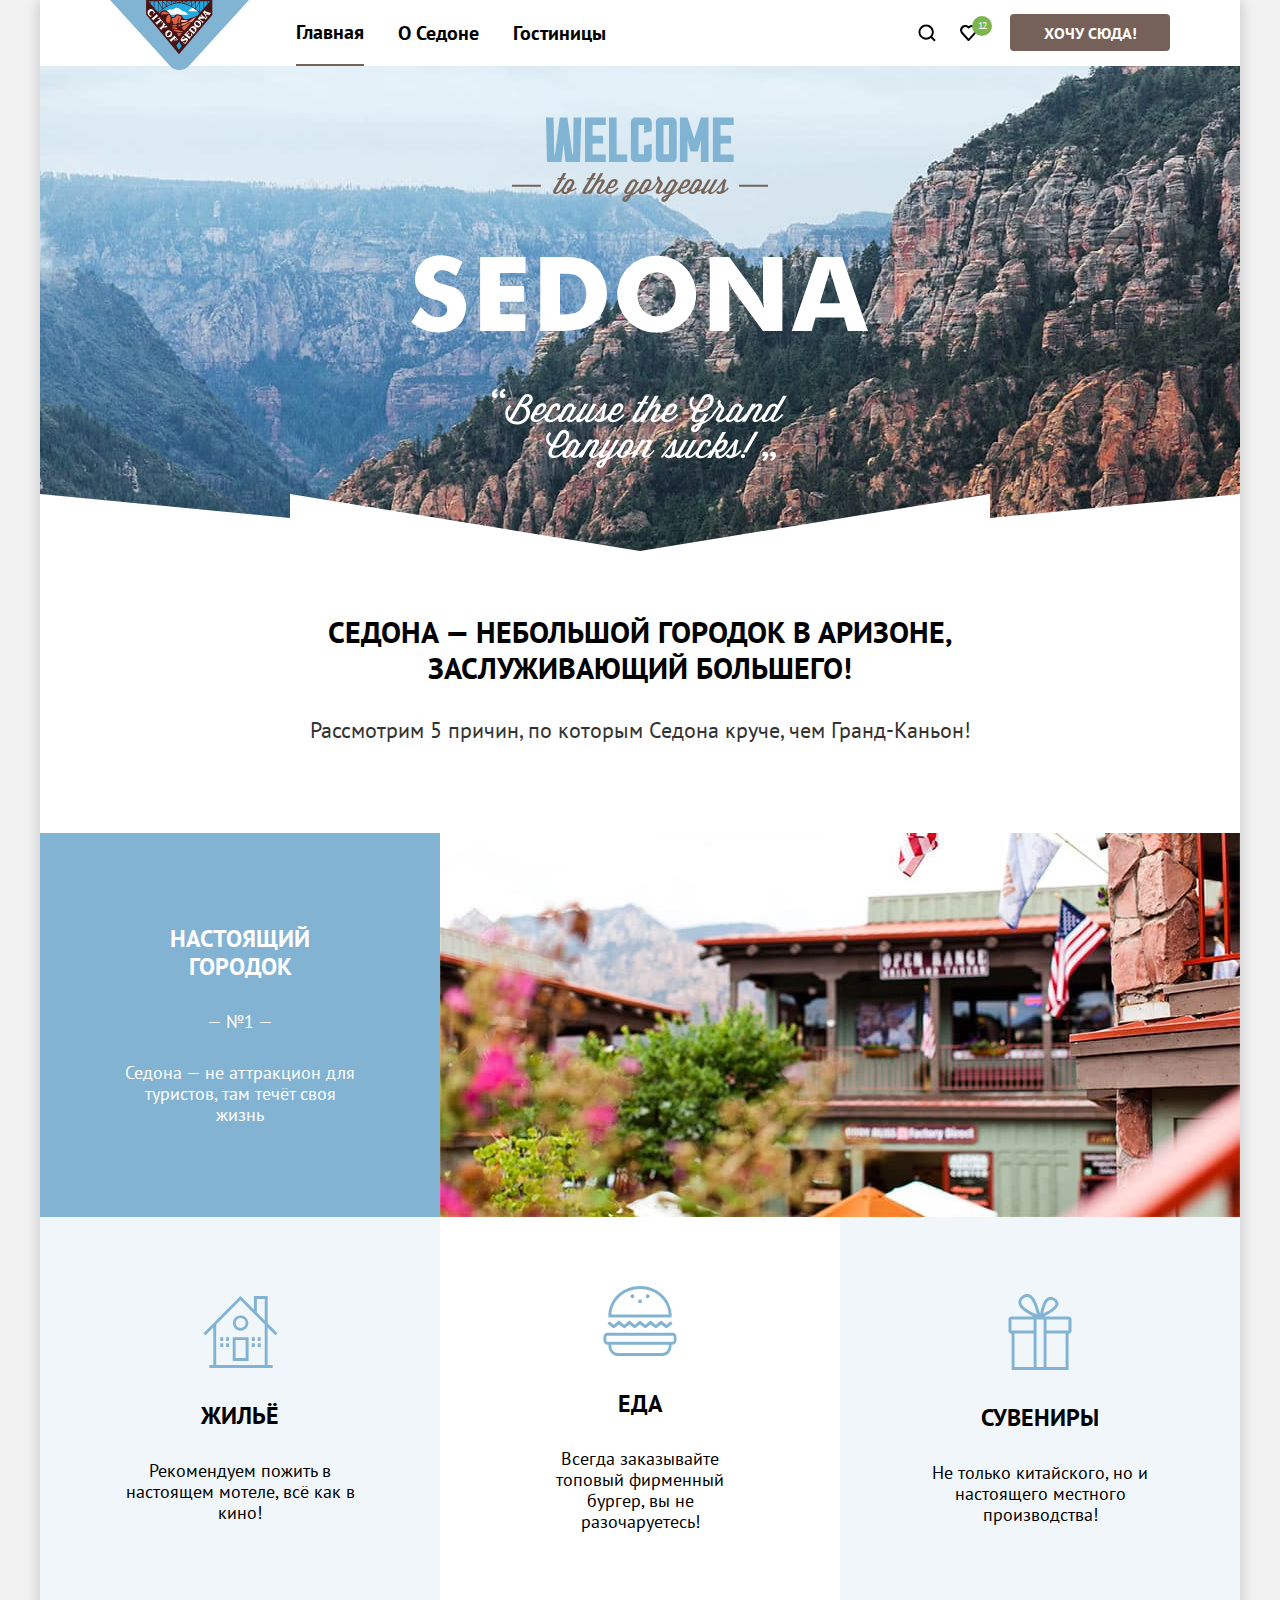
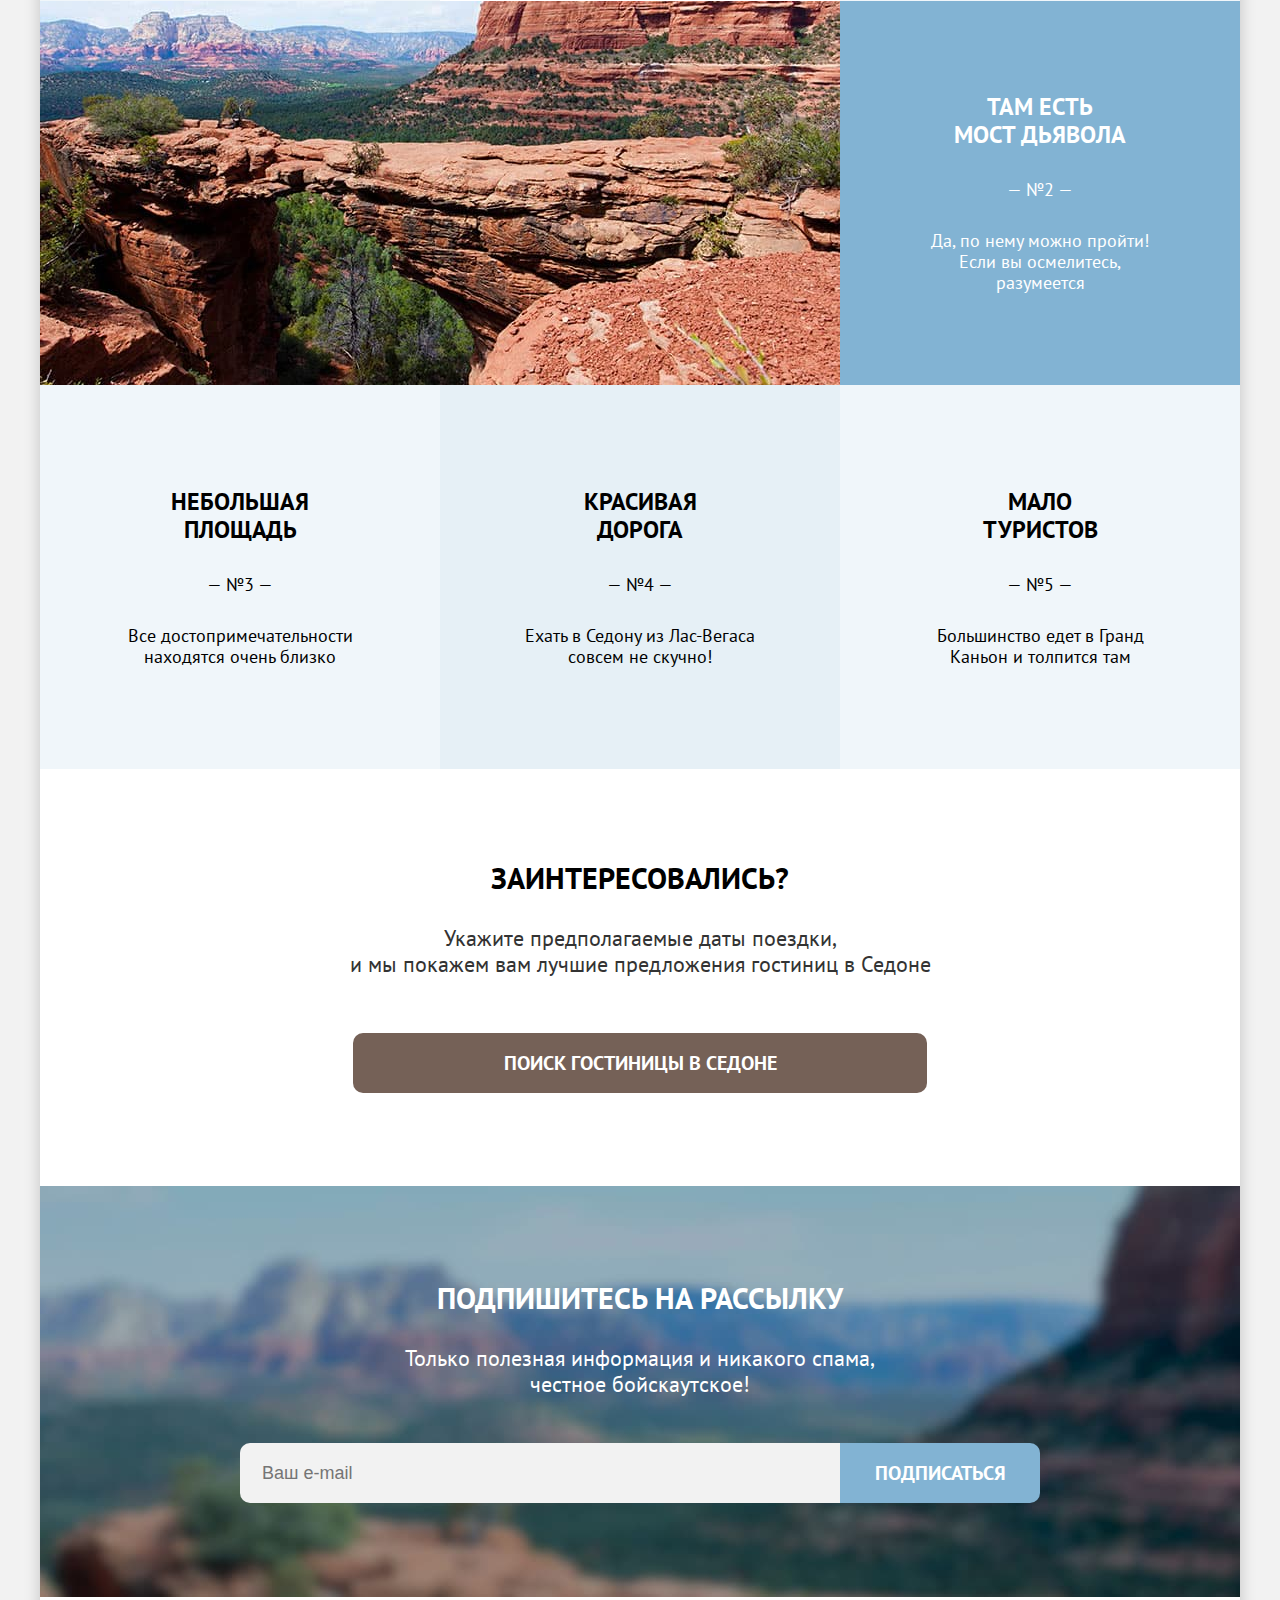
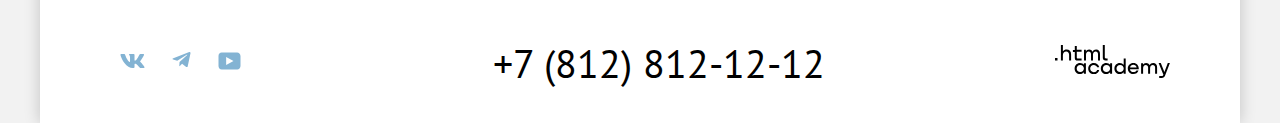
<file: 6/index.html>
<!DOCTYPE html>
<html lang="ru">
  <head>
    <meta charset="utf-8">
    <title>HTML Academy: Седона</title>
    <link rel="icon" href="favicon.ico">
    <link rel="icon" type="image/png" href="images/favicon.png">
    <link rel="stylesheet" href="styles/styles.css">
    <base href="https://htmlacademy-htmlcss.github.io/1890943-sedona-34/6/">
</head>
  <body>
    <header>
      <nav>
        <a class="logo" href="/">
          <img src="images/logo.svg" alt="Седона — небольшой городок в Аризоне" width="139" height="70"/>
        </a>

        <ul class="nav">
          <li>
            <a class="active" href="index.html">Главная</a>
          </li>
          <li>
            <a href="#">О Седоне</a>
          </li>
          <li>
            <a href="catalog.html">Гостиницы</a>
          </li>
        </ul>

        <ul class="header__user-menu">
          <li>
            <a class="icon icon-search" href="#">
              <span class="visually-hidden">Поиск.</span>
            </a>
          </li>
          <li>
            <a class="icon icon-heart" href="#">
              <span class="visually-hidden">Избранное.</span>
            </a>
          </li>
          <li>
            <a class="button" href="#">Хочу сюда!</a>
          </li>
        </ul>
      </nav>


    </header>
    <main>
      <section class="section-hero">
        <img class="welcome" src="images/welcome.svg" alt="Welcome Sedona" width="458" height="352">
      </section>
      <section class="section-hero-text">
        <h1 class="heading-2">Седона — небольшой городок в Аризоне, <br> заслуживающий большего!</h1>
        <p class="text-basic">Рассмотрим 5 причин, по которым Седона круче, чем Гранд-Каньон!</p>
      </section>


      <section class="section-benefits">
        <ul class="benefits-list">
          <li class="benefit-large">
            <div class="benefit basic">
              <h3>Настоящий городок</h3>
              <span>— №1 —</span>
              <p>Седона — не аттракцион для туристов, там течёт своя жизнь</p>
            </div>
            <img src="images/town.jpg" alt="Городок на фоне гор" width="800" height="384"/>
            <ul class="benefits-list">
              <li class="benefit second-1">
                <a href="#">
                  <img src="images/feature/house.svg" alt="Жильё" width="75" height="72"/>
                  <h3>Жильё</h3>
                  <p>Рекомендуем пожить в настоящем мотеле, всё как в кино!</p>
                </a>
              </li>
              <li class="benefit">
                <a href="#">
                  <img src="images/feature/burger.svg" alt="Бургер" width="74" height="70"/>
                  <h3>Еда</h3>
                  <p>Всегда заказывайте топовый фирменный бургер, вы не разочаруетесь!</p>
                </a>
              </li>
              <li class="benefit second-1">
                <a href="#">
                  <img src="images/feature/souvenirs.svg" alt="Сувениры" width="64" height="76"/>
                  <h3>Сувениры</h3>
                  <p>Не только китайского, но и настоящего местного производства!</p>
                </a>
              </li>
            </ul>
          </li>
          <li class="benefit-large">
            <img src="images/devils_bridge.jpg" alt="Мост дьявола"  width="800" height="384"/>
            <div class="benefit basic">
              <h3>Там есть <br/> мост дьявола</h3>
              <span>— №2 —</span>
              <p>Да, по нему можно пройти! Если вы осмелитесь, разумеется</p>
            </div>

          </li>
          <li class="benefit second-1">
            <h3>Небольшая площадь</h3>
            <span>— №3 —</span>
            <p>Все достопримечательности находятся очень близко</p>
          </li>
          <li class="benefit second-2">
            <h3>Красивая<br/> дорога</h3>
            <span>— №4 —</span>
            <p>Ехать в Седону из Лас-Вегаса совсем не скучно!</p>
          </li>
          <li class="benefit second-1">
            <h3>Мало <br/>туристов</h3>
            <span>— №5 —</span>
            <p>Большинство едет в Гранд Каньон и толпится там</p>
          </li>
        </ul>
      </section>
      <article class="article-search-hotels">
        <p class="article-search-hotels__title heading-2 ">Заинтересовались?</p>
        <p class="article-search-hotels__desc text-basic">Укажите предполагаемые даты поездки,<br>и мы покажем вам лучшие предложения гостиниц в Седоне</p>
        <a class="button button-large" href="catalog.html">ПОИСК ГОСТИНИЦЫ В седоне</a>
      </article>
      <article class="article-subscribe">
        <p class="article-subscribe__title heading-2">Подпишитесь на рассылку</p>
        <p class="article-subscribe__desc text-basic">Только полезная информация и никакого спама,<br> честное бойскаутское!</p>
        <form class="subscribe-form" action="https://echo.htmlacademy.ru/" method="POST">
          <input class="subscribe-form__input" type="email" placeholder="Ваш e-mail">
          <button class="button button-second subscribe-form__button " type="submit">Подписаться</button>
        </form>
      </article>
    </main>
    <footer>
      <ul class="socials">
        <li>
          <a href="https://vk.com/htmlacademy">
            <span class="visually-hidden">Перейти в vk.com</span>
            <svg width="25" height="14" viewBox="0 0 25 14" fill="none" xmlns="http://www.w3.org/2000/svg">
              <path fill-rule="evenodd" clip-rule="evenodd" d="M23.9498 0.948C24.1158 0.402 23.9498 0 23.1548 0H20.5298C19.8618 0 19.5538 0.347 19.3868 0.73C19.3868 0.73 18.0518 3.926 16.1608 6.002C15.5488 6.604 15.2708 6.795 14.9368 6.795C14.7698 6.795 14.5188 6.604 14.5188 6.057V0.948C14.5188 0.292 14.3348 0 13.7788 0H9.65076C9.23376 0 8.98276 0.304 8.98276 0.593C8.98276 1.214 9.92876 1.358 10.0258 3.106V6.904C10.0258 7.737 9.87276 7.888 9.53876 7.888C8.64876 7.888 6.48376 4.677 5.19876 1.003C4.94976 0.288 4.69776 0 4.02676 0H1.39976C0.649756 0 0.499756 0.347 0.499756 0.73C0.499756 1.412 1.38976 4.8 4.64476 9.281C6.81476 12.341 9.86976 14 12.6528 14C14.3218 14 14.5278 13.632 14.5278 12.997V10.684C14.5278 9.947 14.6858 9.8 15.2148 9.8C15.6048 9.8 16.2718 9.992 17.8298 11.467C19.6098 13.216 19.9028 14 20.9048 14H23.5298C24.2798 14 24.6558 13.632 24.4398 12.904C24.2018 12.18 23.3518 11.129 22.2248 9.882C21.6128 9.172 20.6948 8.407 20.4158 8.024C20.0268 7.533 20.1378 7.314 20.4158 6.877C20.4158 6.877 23.6158 2.451 23.9488 0.948H23.9498Z" fill="#83B3D3"/>
            </svg>
          </a>
        </li>
        <li>
          <a href="https://t.me/htmlacademy ">
            <span class="visually-hidden">Перейти в Telegramm</span>
            <svg width="19" height="16" viewBox="0 0 19 16" fill="none" xmlns="http://www.w3.org/2000/svg">
              <path d="M17.2853 0.0992597L1.34073 6.24775C0.252584 6.68481 0.258879 7.29184 1.14109 7.56253L5.23469 8.83953L14.7061 2.8637C15.1539 2.59121 15.5631 2.7378 15.2268 3.03636L7.55308 9.96185H7.55128L7.55308 9.96275L7.2707 14.1823C7.68438 14.1823 7.86693 13.9925 8.09895 13.7686L10.0873 11.8351L14.2232 14.89C14.9858 15.31 15.5334 15.0941 15.7232 14.1841L18.4382 1.38885C18.7161 0.274623 18.0128 -0.229883 17.2853 0.0992597V0.0992597Z" fill="#83B3D3"/>
            </svg>
          </a>
        </li>
        <li>
          <a href="https://www.youtube.com/user/htmlacademyru">
            <span class="visually-hidden">Перейти в Youtube</span>
            <svg width="23" height="18" viewBox="0 0 23 18" fill="none" xmlns="http://www.w3.org/2000/svg">
              <path d="M19.1072 0.5H3.67437C1.81368 0.5 0.500244 2.09375 0.500244 3.9V13.9937C0.500244 15.9062 1.81368 17.5 3.67437 17.5H19.3261C20.9679 17.5 22.5002 15.9063 22.5002 14.1V3.9C22.2813 2.09375 20.9679 0.5 19.1072 0.5ZM8.16194 13.0375V4.9625L15.4953 9L8.16194 13.0375Z" fill="#83B3D3"/>
              </svg>

          </a>
        </li>
      </ul>

      <a class="footer-phone" href="tel:+78128121212">+7 (812) 812-12-12</a>

      <a class="logo-academy" href="https://htmlacademy.ru/">
        <span class="visually-hidden">Перейти в htmlacademy</span>
        <svg width="115" height="33" fill="none" xmlns="http://www.w3.org/2000/svg"><path fill-rule="evenodd" clip-rule="evenodd" d="M8 6.2c.8-1 2-1.7 3.6-1.7 2.7 0 4.6 1.9 4.5 4.9v6.1h-2V9.8c0-1.8-1.1-3.2-2.9-3.2-2 0-3.3 1.5-3.3 3.6v5.3h-2V0h2v6.2H8Zm-8 9.3v-2.6h2.5v2.6H0ZM26.6 4.8h-4.8V1.1h-2v3.8h-1.9v2h1.9v6c0 1.7 1 2.7 2.7 2.7h4.1v-2h-3.7c-.7 0-1.1-.4-1.1-1.1V6.8h4.8v-2Zm11 1.9c.6-1.3 1.9-2.1 3.5-2.1 2.5 0 4 1.8 3.9 4.3v6.5h-2V9.1c0-1.6-.9-2.6-2.4-2.6-1.2 0-2.6.9-2.6 3.3v5.6h-2V9.1c0-1.6-.9-2.6-2.4-2.6C32 6.5 31 8 31 10v5.4h-2V4.8h1.9v1.6h.1c.6-1 1.7-1.8 3.1-1.8 1.6 0 2.8.9 3.4 2.1h.1Zm10.2 6c0 1.7 1 2.7 2.8 2.7h2v-2h-1.7c-.7 0-1.1-.4-1.1-1.1V0h-2v12.7ZM25 17.9c1.7 0 3 .7 3.9 1.8v-1.5h2v10.6h-2v-1.6h-.1c-.8 1.1-2 1.9-3.8 1.9-3.1 0-5.4-2.3-5.4-5.6s2.3-5.6 5.4-5.6Zm-3.3 5.6c0 2 1.4 3.6 3.6 3.6s3.6-1.7 3.6-3.6c0-2-1.4-3.6-3.6-3.6s-3.6 1.6-3.6 3.6ZM44.2 22c-.5-2.4-2.6-4.1-5.4-4.1-3.4 0-5.6 2.5-5.6 5.6 0 3.1 2.2 5.6 5.6 5.6 2.8 0 4.9-1.8 5.4-4.2h-2.1c-.4 1.3-1.7 2.3-3.3 2.3-2.2 0-3.6-1.6-3.6-3.6s1.4-3.6 3.6-3.6c1.6 0 2.8 1 3.3 2.2h2.1V22Zm7-4.1c1.7 0 3 .7 3.9 1.8v-1.5h2v10.6h-2v-1.6H55c-.8 1.1-2 1.9-3.8 1.9-3.1 0-5.4-2.3-5.4-5.6s2.3-5.6 5.4-5.6Zm-3.3 5.6c0 2 1.4 3.6 3.6 3.6 2.1 0 3.6-1.7 3.6-3.6 0-2-1.4-3.6-3.6-3.6s-3.6 1.6-3.6 3.6Zm20.8-3.7c-.9-1.1-2.2-1.9-3.9-1.9-3.1 0-5.4 2.3-5.4 5.6s2.2 5.6 5.4 5.6c1.7 0 3-.8 3.8-1.8h.1v1.5h2V13.4h-2v6.4Zm-3.6 7.3c-2.2 0-3.6-1.6-3.6-3.6s1.4-3.6 3.6-3.6 3.6 1.6 3.6 3.6c-.1 2-1.5 3.6-3.6 3.6Zm7.7-3.6c0-3.1 2.2-5.6 5.5-5.6 3.5 0 5.7 2.7 5.5 6.3H75c.1 1.6 1.5 2.9 3.4 2.9 1.4 0 2.5-.6 3-1.6h2.1c-.7 2.3-2.7 3.6-5.2 3.6-3.4 0-5.5-2.6-5.5-5.6Zm8.8-1.1c-.3-1.6-1.6-2.6-3.3-2.6-1.7 0-2.9 1.1-3.2 2.6h6.5Zm16.6-4.5c-1.6 0-2.9.8-3.6 2h-.1c-.6-1.2-1.8-2-3.4-2-1.4 0-2.5.7-3.1 1.8v-1.5h-1.9v10.6h2v-5.4c0-2 1-3.4 2.6-3.5 1.5 0 2.4 1 2.4 2.6v6.3h2v-5.6c0-2.4 1.4-3.3 2.6-3.3 1.5 0 2.4 1 2.4 2.6v6.3h2v-6.5c.1-2.6-1.4-4.4-3.9-4.4Zm7.6.2 3.6 8.9 3.4-8.9h2.1l-4.7 12.2c-.7 1.8-1.7 2.6-3.5 2.6h-2.5v-2h2.5c1 0 1.4-.3 1.7-1.2l-4.8-11.6h2.2Z" fill="#000"/></svg>
      </a>
    </footer>
  </body>
</html>
</file>
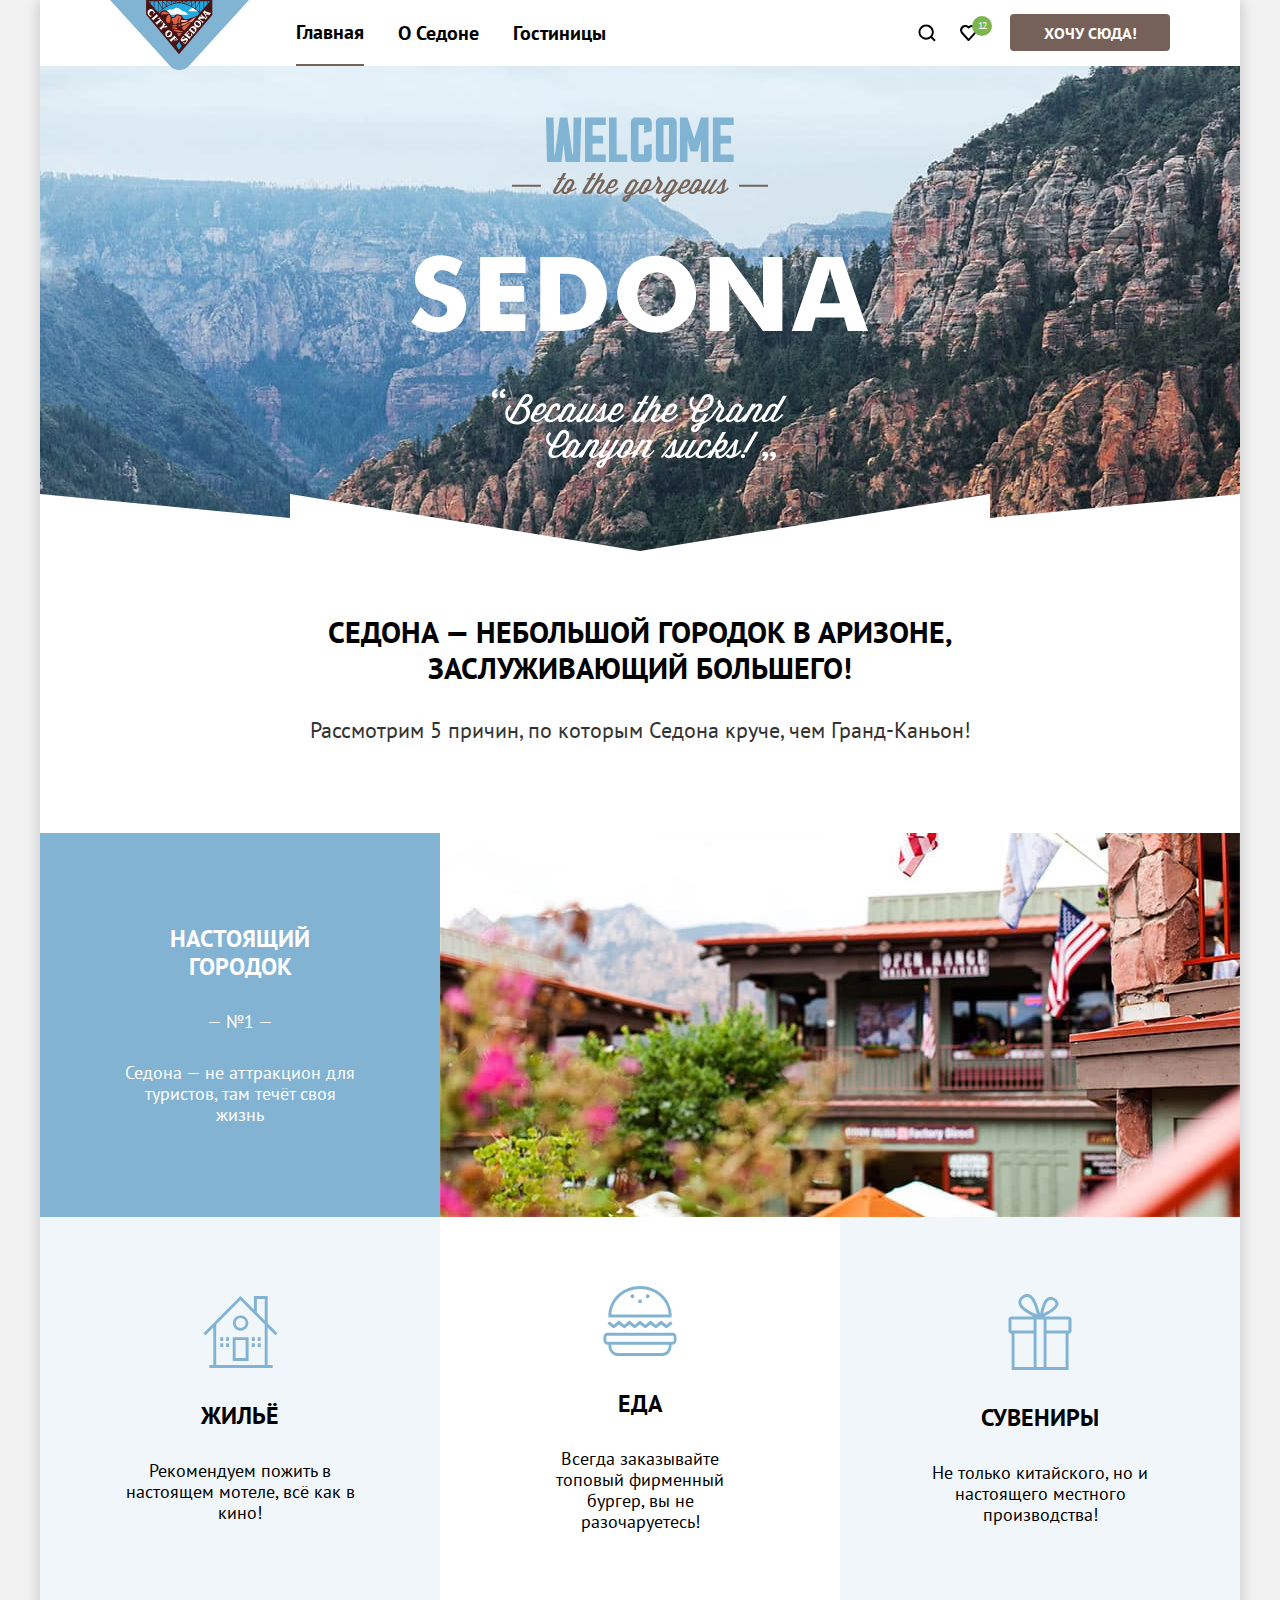
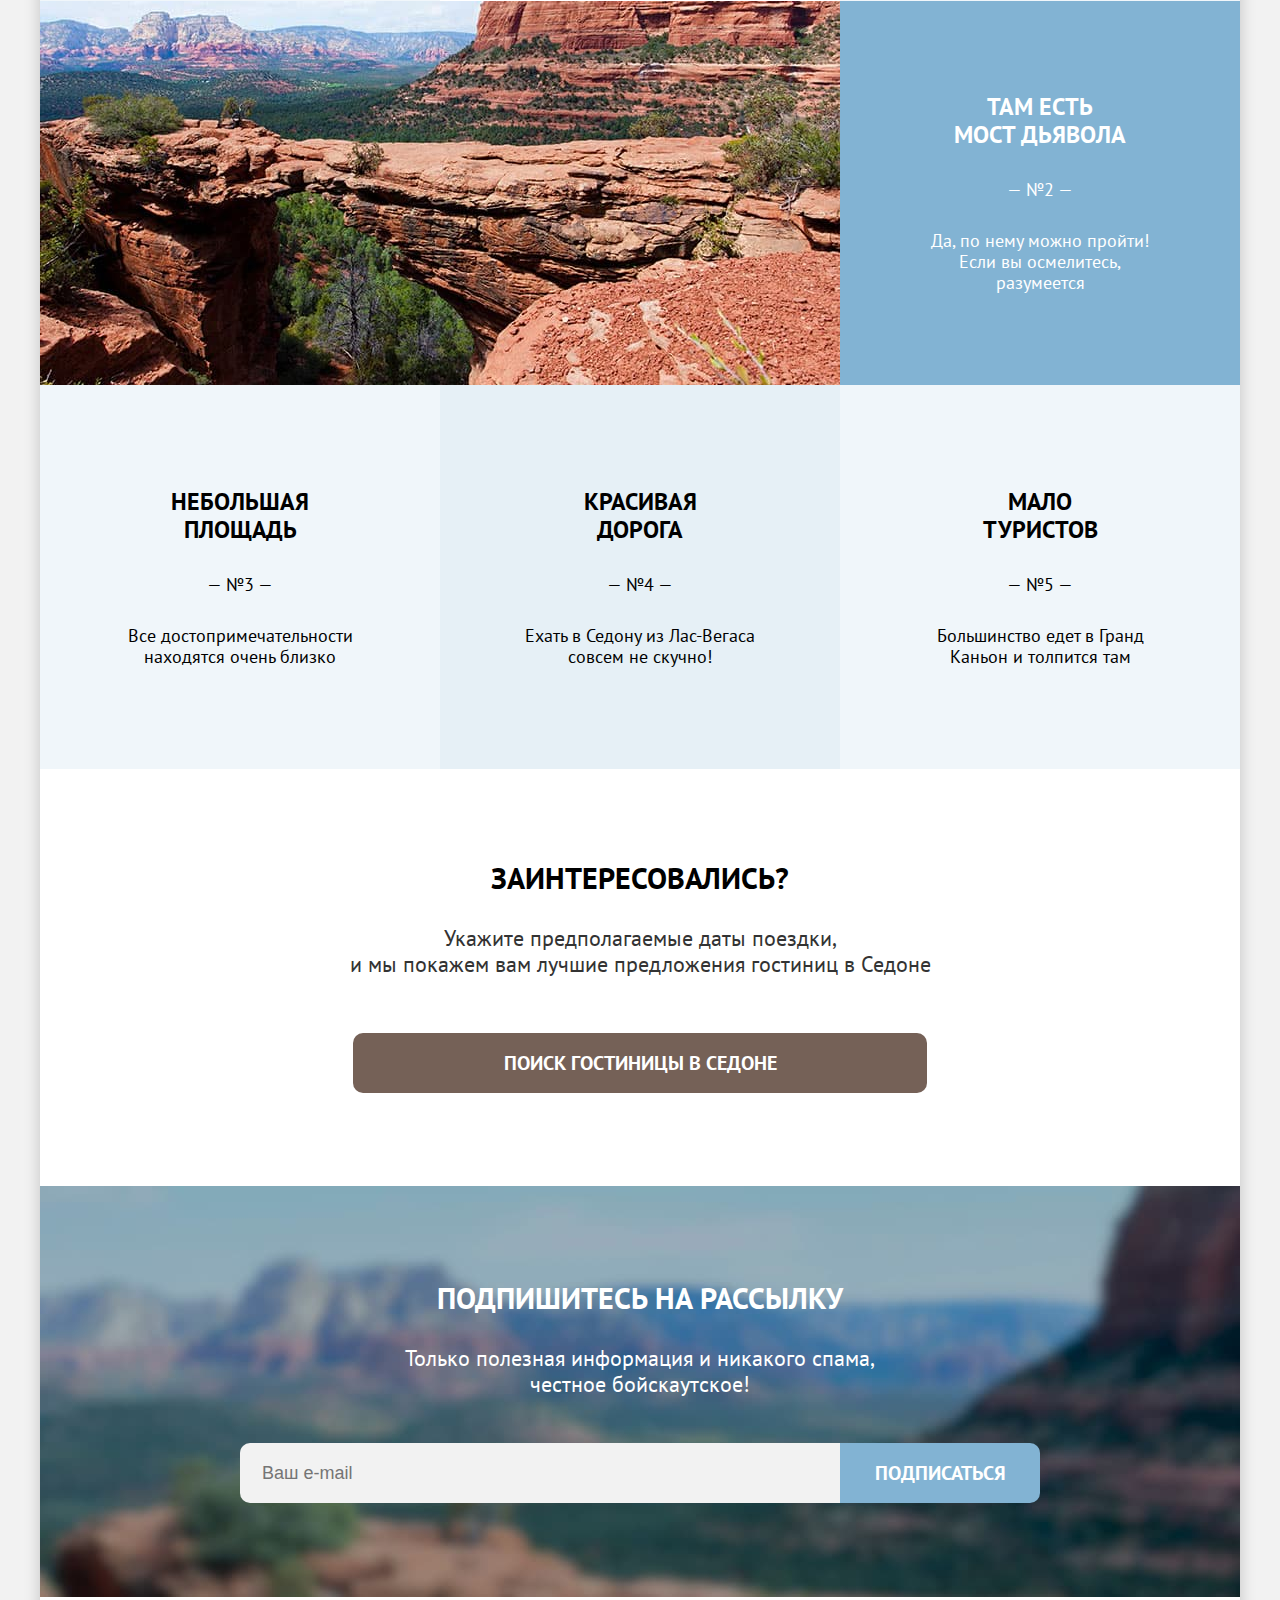
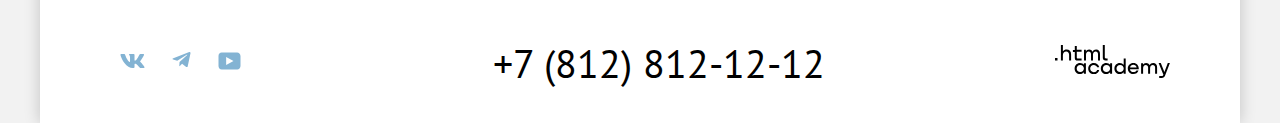
<file: 7/index.html>
<!DOCTYPE html>
<html lang="ru">
  <head>
    <meta charset="utf-8">
    <title>HTML Academy: Седона</title>
    <link rel="icon" type="image/png" href="images/favicon-32x32.png">
    <link rel="stylesheet" href="styles/styles.css">
    <base href="https://htmlacademy-htmlcss.github.io/1890943-sedona-34/7/">
</head>
  <body>
    <header>
      <nav>
        <a class="logo" href="/">
          <img src="images/logo.svg" alt="Седона — небольшой городок в Аризоне." width="139" height="70"/>
        </a>

        <ul class="nav">
          <li>
            <a class="active" href="index.html">Главная</a>
          </li>
          <li>
            <a href="#">О Седоне</a>
          </li>
          <li>
            <a href="catalog.html">Гостиницы</a>
          </li>
        </ul>

        <ul class="header__user-menu">
          <li>
            <a class="icon icon-search" href="#">
              <span class="visually-hidden">Поиск.</span>
            </a>
          </li>
          <li>
            <a class="icon icon-heart" href="#">
              <span class="visually-hidden">Избранное.</span>
            </a>
          </li>
          <li>
            <a class="button" href="#">Хочу сюда!</a>
          </li>
        </ul>
      </nav>


    </header>
    <main>
      <section class="section-hero">
        <img class="welcome" src="images/welcome.svg" alt="Welcome Sedona." width="458" height="352">
      </section>
      <section class="section-hero-text">
        <h1 class="heading-2">Седона — небольшой городок в Аризоне, <br> заслуживающий большего!</h1>
        <p class="text-basic">Рассмотрим 5 причин, по которым Седона круче, чем Гранд-Каньон!</p>
      </section>


      <section class="section-benefits">
        <ul class="benefits-list">
          <li class="benefit-large">
            <div class="benefit basic">
              <h3>Настоящий городок</h3>
              <span>— №1 —</span>
              <p>Седона — не аттракцион для туристов, там течёт своя жизнь</p>
            </div>
            <img src="images/town.jpg" alt="Городок на фоне гор." width="800" height="384"/>
            <ul class="benefits-list">
              <li class="benefit second-1">
                <a href="#">
                  <img src="images/feature/house.svg" alt="Жильё." width="75" height="72"/>
                  <h3>Жильё</h3>
                  <p>Рекомендуем пожить в настоящем мотеле, всё как в кино!</p>
                </a>
              </li>
              <li class="benefit">
                <a href="#">
                  <img src="images/feature/burger.svg" alt="Бургер." width="74" height="70"/>
                  <h3>Еда</h3>
                  <p>Всегда заказывайте топовый фирменный бургер, вы не разочаруетесь!</p>
                </a>
              </li>
              <li class="benefit second-1">
                <a href="#">
                  <img src="images/feature/souvenirs.svg" alt="Сувениры." width="64" height="76"/>
                  <h3>Сувениры</h3>
                  <p>Не только китайского, но и настоящего местного производства!</p>
                </a>
              </li>
            </ul>
          </li>
          <li class="benefit-large">
            <img src="images/devils_bridge.jpg" alt="Мост дьявола."  width="800" height="384"/>
            <div class="benefit basic">
              <h3>Там есть <br/> мост дьявола</h3>
              <span>— №2 —</span>
              <p>Да, по нему можно пройти! Если вы осмелитесь, разумеется</p>
            </div>

          </li>
          <li class="benefit second-1">
            <h3>Небольшая площадь</h3>
            <span>— №3 —</span>
            <p>Все достопримечательности находятся очень близко</p>
          </li>
          <li class="benefit second-2">
            <h3>Красивая<br/> дорога</h3>
            <span>— №4 —</span>
            <p>Ехать в Седону из Лас-Вегаса совсем не скучно!</p>
          </li>
          <li class="benefit second-1">
            <h3>Мало <br/>туристов</h3>
            <span>— №5 —</span>
            <p>Большинство едет в Гранд Каньон и толпится там</p>
          </li>
        </ul>
      </section>
      <article class="article-search-hotels">
        <p class="article-search-hotels__title heading-2 ">Заинтересовались?</p>
        <p class="article-search-hotels__desc text-basic">Укажите предполагаемые даты поездки,<br>и мы покажем вам лучшие предложения гостиниц в Седоне</p>
        <a class="button button-large" href="catalog.html">ПОИСК ГОСТИНИЦЫ В седоне</a>
      </article>
      <article class="article-subscribe">
        <p class="article-subscribe__title heading-2">Подпишитесь на рассылку</p>
        <p class="article-subscribe__desc text-basic">Только полезная информация и никакого спама,<br> честное бойскаутское!</p>
        <form class="subscribe-form" action="https://echo.htmlacademy.ru/" method="POST">
          <input class="subscribe-form__input" type="email" placeholder="Ваш e-mail">
          <button class="button button-second subscribe-form__button " type="submit">Подписаться</button>
        </form>
      </article>
    </main>
    <footer>
      <ul class="socials">
        <li>
          <a href="https://vk.com/htmlacademy">
            <span class="visually-hidden">Перейти в vk.com.</span>
            <svg width="25" height="14" viewBox="0 0 25 14" fill="none" xmlns="http://www.w3.org/2000/svg">
              <path fill-rule="evenodd" clip-rule="evenodd" d="M23.9498 0.948C24.1158 0.402 23.9498 0 23.1548 0H20.5298C19.8618 0 19.5538 0.347 19.3868 0.73C19.3868 0.73 18.0518 3.926 16.1608 6.002C15.5488 6.604 15.2708 6.795 14.9368 6.795C14.7698 6.795 14.5188 6.604 14.5188 6.057V0.948C14.5188 0.292 14.3348 0 13.7788 0H9.65076C9.23376 0 8.98276 0.304 8.98276 0.593C8.98276 1.214 9.92876 1.358 10.0258 3.106V6.904C10.0258 7.737 9.87276 7.888 9.53876 7.888C8.64876 7.888 6.48376 4.677 5.19876 1.003C4.94976 0.288 4.69776 0 4.02676 0H1.39976C0.649756 0 0.499756 0.347 0.499756 0.73C0.499756 1.412 1.38976 4.8 4.64476 9.281C6.81476 12.341 9.86976 14 12.6528 14C14.3218 14 14.5278 13.632 14.5278 12.997V10.684C14.5278 9.947 14.6858 9.8 15.2148 9.8C15.6048 9.8 16.2718 9.992 17.8298 11.467C19.6098 13.216 19.9028 14 20.9048 14H23.5298C24.2798 14 24.6558 13.632 24.4398 12.904C24.2018 12.18 23.3518 11.129 22.2248 9.882C21.6128 9.172 20.6948 8.407 20.4158 8.024C20.0268 7.533 20.1378 7.314 20.4158 6.877C20.4158 6.877 23.6158 2.451 23.9488 0.948H23.9498Z" fill="#83B3D3"/>
            </svg>
          </a>
        </li>
        <li>
          <a href="https://t.me/htmlacademy ">
            <span class="visually-hidden">Перейти в Telegramm.</span>
            <svg width="19" height="16" viewBox="0 0 19 16" fill="none" xmlns="http://www.w3.org/2000/svg">
              <path d="M17.2853 0.0992597L1.34073 6.24775C0.252584 6.68481 0.258879 7.29184 1.14109 7.56253L5.23469 8.83953L14.7061 2.8637C15.1539 2.59121 15.5631 2.7378 15.2268 3.03636L7.55308 9.96185H7.55128L7.55308 9.96275L7.2707 14.1823C7.68438 14.1823 7.86693 13.9925 8.09895 13.7686L10.0873 11.8351L14.2232 14.89C14.9858 15.31 15.5334 15.0941 15.7232 14.1841L18.4382 1.38885C18.7161 0.274623 18.0128 -0.229883 17.2853 0.0992597V0.0992597Z" fill="#83B3D3"/>
            </svg>
          </a>
        </li>
        <li>
          <a href="https://www.youtube.com/user/htmlacademyru">
            <span class="visually-hidden">Перейти в Youtube.</span>
            <svg width="23" height="18" viewBox="0 0 23 18" fill="none" xmlns="http://www.w3.org/2000/svg">
              <path d="M19.1072 0.5H3.67437C1.81368 0.5 0.500244 2.09375 0.500244 3.9V13.9937C0.500244 15.9062 1.81368 17.5 3.67437 17.5H19.3261C20.9679 17.5 22.5002 15.9063 22.5002 14.1V3.9C22.2813 2.09375 20.9679 0.5 19.1072 0.5ZM8.16194 13.0375V4.9625L15.4953 9L8.16194 13.0375Z" fill="#83B3D3"/>
              </svg>

          </a>
        </li>
      </ul>

      <a class="footer-phone" href="tel:+78128121212">+7 (812) 812-12-12</a>

      <a class="logo-academy" href="https://htmlacademy.ru/">
        <span class="visually-hidden">Перейти в htmlacademy.</span>
        <svg width="115" height="33" fill="none" xmlns="http://www.w3.org/2000/svg"><path fill-rule="evenodd" clip-rule="evenodd" d="M8 6.2c.8-1 2-1.7 3.6-1.7 2.7 0 4.6 1.9 4.5 4.9v6.1h-2V9.8c0-1.8-1.1-3.2-2.9-3.2-2 0-3.3 1.5-3.3 3.6v5.3h-2V0h2v6.2H8Zm-8 9.3v-2.6h2.5v2.6H0ZM26.6 4.8h-4.8V1.1h-2v3.8h-1.9v2h1.9v6c0 1.7 1 2.7 2.7 2.7h4.1v-2h-3.7c-.7 0-1.1-.4-1.1-1.1V6.8h4.8v-2Zm11 1.9c.6-1.3 1.9-2.1 3.5-2.1 2.5 0 4 1.8 3.9 4.3v6.5h-2V9.1c0-1.6-.9-2.6-2.4-2.6-1.2 0-2.6.9-2.6 3.3v5.6h-2V9.1c0-1.6-.9-2.6-2.4-2.6C32 6.5 31 8 31 10v5.4h-2V4.8h1.9v1.6h.1c.6-1 1.7-1.8 3.1-1.8 1.6 0 2.8.9 3.4 2.1h.1Zm10.2 6c0 1.7 1 2.7 2.8 2.7h2v-2h-1.7c-.7 0-1.1-.4-1.1-1.1V0h-2v12.7ZM25 17.9c1.7 0 3 .7 3.9 1.8v-1.5h2v10.6h-2v-1.6h-.1c-.8 1.1-2 1.9-3.8 1.9-3.1 0-5.4-2.3-5.4-5.6s2.3-5.6 5.4-5.6Zm-3.3 5.6c0 2 1.4 3.6 3.6 3.6s3.6-1.7 3.6-3.6c0-2-1.4-3.6-3.6-3.6s-3.6 1.6-3.6 3.6ZM44.2 22c-.5-2.4-2.6-4.1-5.4-4.1-3.4 0-5.6 2.5-5.6 5.6 0 3.1 2.2 5.6 5.6 5.6 2.8 0 4.9-1.8 5.4-4.2h-2.1c-.4 1.3-1.7 2.3-3.3 2.3-2.2 0-3.6-1.6-3.6-3.6s1.4-3.6 3.6-3.6c1.6 0 2.8 1 3.3 2.2h2.1V22Zm7-4.1c1.7 0 3 .7 3.9 1.8v-1.5h2v10.6h-2v-1.6H55c-.8 1.1-2 1.9-3.8 1.9-3.1 0-5.4-2.3-5.4-5.6s2.3-5.6 5.4-5.6Zm-3.3 5.6c0 2 1.4 3.6 3.6 3.6 2.1 0 3.6-1.7 3.6-3.6 0-2-1.4-3.6-3.6-3.6s-3.6 1.6-3.6 3.6Zm20.8-3.7c-.9-1.1-2.2-1.9-3.9-1.9-3.1 0-5.4 2.3-5.4 5.6s2.2 5.6 5.4 5.6c1.7 0 3-.8 3.8-1.8h.1v1.5h2V13.4h-2v6.4Zm-3.6 7.3c-2.2 0-3.6-1.6-3.6-3.6s1.4-3.6 3.6-3.6 3.6 1.6 3.6 3.6c-.1 2-1.5 3.6-3.6 3.6Zm7.7-3.6c0-3.1 2.2-5.6 5.5-5.6 3.5 0 5.7 2.7 5.5 6.3H75c.1 1.6 1.5 2.9 3.4 2.9 1.4 0 2.5-.6 3-1.6h2.1c-.7 2.3-2.7 3.6-5.2 3.6-3.4 0-5.5-2.6-5.5-5.6Zm8.8-1.1c-.3-1.6-1.6-2.6-3.3-2.6-1.7 0-2.9 1.1-3.2 2.6h6.5Zm16.6-4.5c-1.6 0-2.9.8-3.6 2h-.1c-.6-1.2-1.8-2-3.4-2-1.4 0-2.5.7-3.1 1.8v-1.5h-1.9v10.6h2v-5.4c0-2 1-3.4 2.6-3.5 1.5 0 2.4 1 2.4 2.6v6.3h2v-5.6c0-2.4 1.4-3.3 2.6-3.3 1.5 0 2.4 1 2.4 2.6v6.3h2v-6.5c.1-2.6-1.4-4.4-3.9-4.4Zm7.6.2 3.6 8.9 3.4-8.9h2.1l-4.7 12.2c-.7 1.8-1.7 2.6-3.5 2.6h-2.5v-2h2.5c1 0 1.4-.3 1.7-1.2l-4.8-11.6h2.2Z" fill="#000"/></svg>
      </a>
    </footer>

    <div class="modal-container modal-container-close">
      <div class="modal modal-search">
        <button class="modal-close-button">
          <span class="visually-hidden">Закрыть.</span>
        </button>
        <section class="modal-content">
          <h2 class="modal-title">Поиск гостиницы в Седоне</h2>
          <form class="search-form" action="https://echo.htmlacademy.ru/" method="post">
            <p class="field-group">
              <label class="search-form-label" for="search-date-check-in">Дата заезда:</label>
              <input class="search-form-field field" type="date" id="search-date-check-in" name="search-date-check-in">
            </p>
            <p class="field-group">
              <label class="search-form-label" for="search-date-departure">Дата выезда:</label>
              <input class="search-form-field field" type="date" id="search-date-departure" name="search-date-departure">
            </p>
            <p class="field-group">
              <label class="search-form-label" for="search-date-departure">Взрослые:</label>
              <input class="search-form-field field" type="int" id="search-date-departure" name="search-date-departure">
            </p>
            <p class="field-group">
              <label class="search-form-label" for="search-date-departure">Дети:</label>
              <input class="search-form-field field" type="int" id="search-date-departure" name="search-date-departure">
            </p>
            <button class="search-form-button button" type="submit">Найти</button>
          </form>
        </section>
      </div>
    </div>

  </body>
</html>
</file>
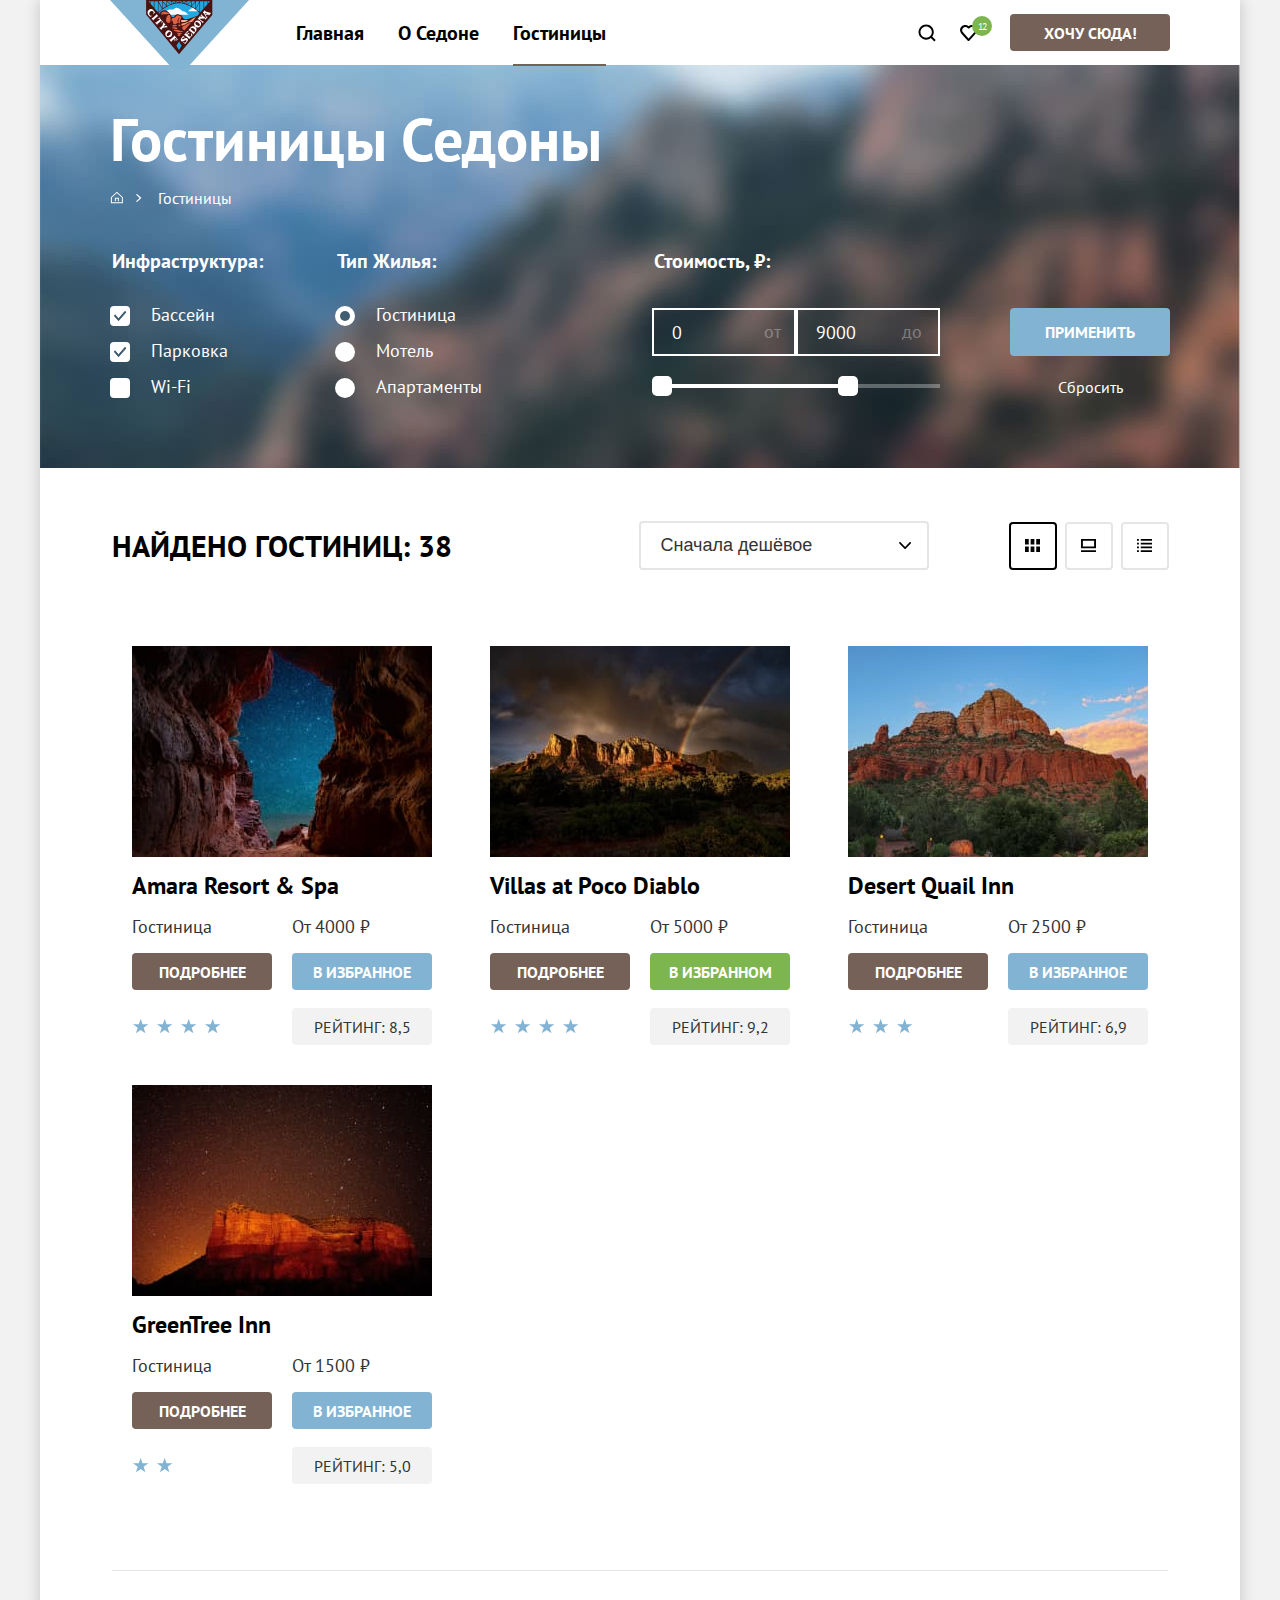
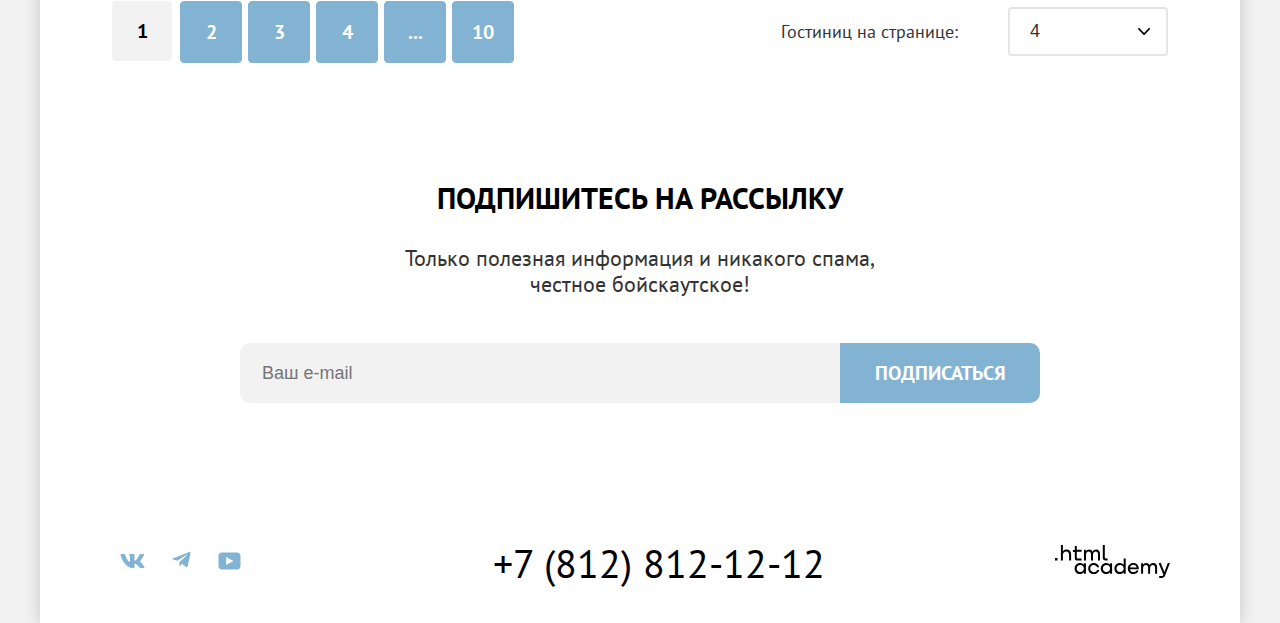
<file: catalog.html>
<!DOCTYPE html>
<html lang="ru">

<head>
	<meta charset="utf-8">
	<title>HTML Academy: Седона</title>
	<link rel="icon" type="image/png" href="images/favicon-32x32.png">
	<link rel="stylesheet" href="styles/styles.css"> </head>

<body>
	<header class="header">
		<nav class="nav">
			<a class="logo" href="/"> <img src="images/logo.svg" alt="Седона — небольшой городок в Аризоне." width="139" height="70" /> </a>
			<ul class="nav-list">
				<li> <a href="index.html">Главная</a> </li>
				<li> <a href="#">О Седоне</a> </li>
				<li> <a class="active" href="catalog.html">Гостиницы</a> </li>
			</ul>
			<ul class="header__user-menu">
				<li>
					<a class="icon icon-search" href="#"> <span class="visually-hidden">Поиск.</span> </a>
				</li>
				<li>
					<a class="icon icon-heart" href="#"> <span class="visually-hidden">Избранное.</span> <span class="favorites">12</span> </a>
				</li>
				<li> <a class="button" href="#">Хочу сюда!</a> </li>
			</ul>
		</nav>
	</header>
	<main class="main">
		<section class="catalog-hotels__form">
			<h1 class="heading-1">Гостиницы Седоны</h1>
			<ul class="breadcrumb">
				<li class="breadcrumbs-item">
					<a class="breadcrumbs-link" href="index.html"> <span class="visually-hidden">Домой.</span>
						<svg width="13" height="13" viewBox="0 0 13 13" fill="none" xmlns="http://www.w3.org/2000/svg">
							<path fill-rule="evenodd" clip-rule="evenodd" d="M0.871094 6.15002L6.87109 0.650024L12.8711 6.15002V12.35H0.871094V6.15002ZM1.87109 6.55002V11.35H11.8711V6.55002L6.87109 2.05002L1.87109 6.55002ZM5.87109 10.35H4.87109V6.84998H8.87109V10.35H7.87109V7.84998H5.87109V10.35Z" fill="white" /> </svg>
					</a>
				</li>
				<li class="breadcrumbs-item"> <a class="breadcrumbs-link" href="/catalog.html">Гостиницы</a> </li>
			</ul>
			<form class="catalog-filter" action="https://echo.htmlacademy.ru/" method="get">
				<div class="catalog-filter__left">
					<fieldset class="catalog-filter-group">
						<legend class="catalog-filter-title">Инфраструктура:</legend>
						<ul class="catalog-filter-list">
							<li class="catalog-filter-item">
								<label class="control">
									<input class="visually-hidden control-input" type="checkbox" name="pool" checked> <span class="control-mark"></span> <span class="control-label">Бассейн</span> </label>
							</li>
							<li class="catalog-filter-item">
								<label class="control">
									<input class=" visually-hidden control-input" type="checkbox" name="parking" checked> <span class="control-mark"></span> <span class="control-label">Парковка</span> </label>
							</li>
							<li class="catalog-filter-item">
								<label class="control">
									<input class="visually-hidden control-input" type="checkbox" name="wifi"> <span class="control-mark"></span> <span class="control-label">Wi-Fi</span> </label>
							</li>
						</ul>
					</fieldset>
					<fieldset class="catalog-filter-group">
						<legend class="catalog-filter-title">Тип Жилья:</legend>
						<ul class="catalog-filter-list">
							<li class="catalog-filter-item">
								<label class="control">
									<input class="visually-hidden control-input" type="radio" name="hotels-group" value="hotel" checked> <span class="control-mark"></span> <span class="control-label">Гостиница</span> </label>
							</li>
							<li class="catalog-filter-item">
								<label class="control">
									<input class="visually-hidden control-input" type="radio" name="hotels-group" value="motel"> <span class="control-mark"></span> <span class="control-label">Мотель</span> </label>
							</li>
							<li class="catalog-filter-item">
								<label class="control">
									<input class="visually-hidden control-input" type="radio" name="hotels-group" value="apartments"> <span class="control-mark"></span> <span class="control-label">Апартаменты</span> </label>
							</li>
						</ul>
					</fieldset>
				</div>
				<div class="catalog-filter__right">
					<fieldset class="catalog-filter-group">
						<legend class="catalog-filter-title">Стоимость, ₽:</legend>
						<div class="catalog-filter__right__input-numbers"> <span>от</span>
							<input class="" type="text" value="0" name="input-min-value">
							<input class="" type="text" value="9000" name="input-max-value"> <span>до</span> </div>
						<div class="range">
							<div class="range-scale">
								<div class="range-bar" style="left: 0; width: 196px;">
									<button class="range-toggle toggle-min" type="button"> <span class="visually-hidden">Изменить минимальную цену.</span> </button>
									<button class="range-toggle toggle-max" type="button"> <span class="visually-hidden">Изменить максимальную цену.</span> </button>
								</div>
							</div>
						</div>
					</fieldset>
					<div class="catalog-filter__right__buttons">
						<button class="button button-second" type="submit">Применить</button>
						<button class="button button-reset" type="reset">Сбросить</button>
					</div>
				</div>
			</form>
		</section>
		<section class="catalog-hotels__result">
			<div class="catalog-hotels__result__sorting">
				<p class="heading-2">Найдено гостиниц: 38</p>
				<select class="select-control" aria-label="Сортировка.">
					<option value="cheap">Сначала дешёвое</option>
					<option value="popular">Сначала популярное</option>
					<option value="expensive">Сначала дорогое</option>
				</select>
				<ul class="sorting-buttons">
					<li class="sorting-buttons-item ">
						<a class=" view-table view active" href="#"> <span class="visually-hidden">Показать таблицу.</span> </a>
					</li>
					<li class="sorting-buttons-item">
						<a class=" view-slideshow view" href="#"> <span class="visually-hidden">Показать слайды.</span> </a>
					</li>
					<li class="sorting-buttons-item">
						<a class="view-list view" href="#"> <span class="visually-hidden">Показать список.</span> </a>
					</li>
				</ul>
			</div>
			<h2 class="visually-hidden">Доступные для Бронирования Гостиницы в Седоне.</h2>
			<ul class="hotel-list">
				<li class="hotel-card">
					<a class="hotel-card-link" href="#"> <img class="hotel-card-img" src="images/hotels/amara-resort-and-spa.jpg" alt="Amara Resort & Spa." width="300" height="211" /> </a>
					<a class="hotel-card-link" href="#">
						<h3 class="hotel-card-title">Amara Resort & Spa</h3> </a>
					<div class="hotel-card-texts">
						<p>Гостиница</p>
						<p>От 4000 ₽</p>
					</div>
					<div class="hotel-card-buttons"> <a class="button button-more">подробнее</a> <a class="button button-second button-add-favorites">в избранное</a> </div>
					<div class="hotel-card-raiting"> <span class="raiting__stars">
                <span class="active"></span> <span class="active"></span> <span class="active"></span> <span class="active"></span> <span></span> </span>
						<p>Рейтинг: 8,5</p>
					</div>
				</li>
				<li class="hotel-card">
					<a class="hotel-card-link" href="#"> <img class="hotel-card-img" src="images/hotels/villas-at-poco-diablo.jpg" alt="Villas at Poco Diablo." width="300" height="211" /> </a>
					<a class="hotel-card-link" href="#">
						<h3 class="hotel-card-title">Villas at Poco Diablo</h3> </a>
					<div class="hotel-card-texts">
						<p>Гостиница</p>
						<p>От 5000 ₽</p>
					</div>
					<div class="hotel-card-buttons"> <a class="button button-more">подробнее</a> <a class="button button-select button-add-favorites">в избранном</a> </div>
					<div class="hotel-card-raiting">
						<div class="raiting__stars"> <span class="active"></span> <span class="active"></span> <span class="active"></span> <span class="active"></span> <span></span> </div>
						<p>Рейтинг: 9,2</p>
					</div>
				</li>
				<li class="hotel-card">
					<a class="hotel-card-link" href="#"> <img class="hotel-card-img" src="images/hotels/desert-quail-inn.jpg" alt="Desert Quail Inn." width="300" height="211" /> </a>
					<a class="hotel-card-link" href="#">
						<h3 class="hotel-card-title">Desert Quail Inn</h3> </a>
					<div class="hotel-card-texts">
						<p>Гостиница</p>
						<p>От 2500 ₽</p>
					</div>
					<div class="hotel-card-buttons"> <a class="button button-more">подробнее</a> <a class="button button-second button-add-favorites">в избранное</a> </div>
					<div class="hotel-card-raiting">
						<div class="raiting__stars"> <span class="active"></span> <span class="active"></span> <span class="active"></span> <span></span> <span></span> </div>
						<p>Рейтинг: 6,9</p>
					</div>
				</li>
				<li class="hotel-card">
					<a class="hotel-card-link" href="#"> <img class="hotel-card-img" src="images/hotels/greentree-inn.jpg" alt="GreenTree Inn." width="300" height="211" /> </a>
					<a class="hotel-card-link" href="#">
						<h3 class="hotel-card-title">GreenTree Inn</h3> </a>
					<div class="hotel-card-texts">
						<p>Гостиница</p>
						<p>От 1500 ₽</p>
					</div>
					<div class="hotel-card-buttons"> <a class="button button-more">подробнее</a> <a class="button button-second button-add-favorites">в избранное</a> </div>
					<div class="hotel-card-raiting">
						<div class="raiting__stars"> <span class="active"></span> <span class="active"></span> <span></span> <span></span> <span></span> </div>
						<p>Рейтинг: 5,0</p>
					</div>
				</li>
			</ul>
			<div class="catalog-hotels__result__pagination">
				<ul class="pagination">
					<li class="pagination-item"> <a class="pagination-link pagination-current">1</a> </li>
					<li class="pagination-item"> <a class="pagination-link" href="#">2</a> </li>
					<li class="pagination-item"> <a class="pagination-link" href="#">3</a> </li>
					<li class="pagination-item"> <a class="pagination-link" href="#">4</a> </li>
					<li class="pagination-item"> <a class="pagination-link" href="#">...</a> </li>
					<li class="pagination-item"> <a class="pagination-link" href="#">10</a> </li>
				</ul>
				<div class="result__pagination__number">
					<p>Гостиниц на странице:</p>
					<select class="select-control" aria-label="Гостиниц на странице.">
						<option value="4">4</option>
						<option value="10">10</option>
					</select>
				</div>
			</div>
		</section>
		<article class="article-subscribe no-background">
			<p class="article-subscribe__title heading-2">Подпишитесь на рассылку</p>
			<p class="article-subscribe__desc text-basic">Только полезная информация и никакого спама,
				<br> честное бойскаутское!</p>
			<form class="subscribe-form" action="https://echo.htmlacademy.ru/" method="POST">
				<input class="subscribe-form__input" type="email" placeholder="Ваш e-mail" name="email" required>
				<button class="subscribe-form__button button button-second" type="submit">Подписаться</button>
			</form>
		</article>
	</main>
	<footer class="footer">
		<ul class="socials">
			<li>
				<a href="https://vk.com/htmlacademy"> <span class="visually-hidden">Перейти в vk.com.</span>
					<svg width="25" height="14" viewBox="0 0 25 14" fill="none" xmlns="http://www.w3.org/2000/svg">
						<path fill-rule="evenodd" clip-rule="evenodd" d="M23.9498 0.948C24.1158 0.402 23.9498 0 23.1548 0H20.5298C19.8618 0 19.5538 0.347 19.3868 0.73C19.3868 0.73 18.0518 3.926 16.1608 6.002C15.5488 6.604 15.2708 6.795 14.9368 6.795C14.7698 6.795 14.5188 6.604 14.5188 6.057V0.948C14.5188 0.292 14.3348 0 13.7788 0H9.65076C9.23376 0 8.98276 0.304 8.98276 0.593C8.98276 1.214 9.92876 1.358 10.0258 3.106V6.904C10.0258 7.737 9.87276 7.888 9.53876 7.888C8.64876 7.888 6.48376 4.677 5.19876 1.003C4.94976 0.288 4.69776 0 4.02676 0H1.39976C0.649756 0 0.499756 0.347 0.499756 0.73C0.499756 1.412 1.38976 4.8 4.64476 9.281C6.81476 12.341 9.86976 14 12.6528 14C14.3218 14 14.5278 13.632 14.5278 12.997V10.684C14.5278 9.947 14.6858 9.8 15.2148 9.8C15.6048 9.8 16.2718 9.992 17.8298 11.467C19.6098 13.216 19.9028 14 20.9048 14H23.5298C24.2798 14 24.6558 13.632 24.4398 12.904C24.2018 12.18 23.3518 11.129 22.2248 9.882C21.6128 9.172 20.6948 8.407 20.4158 8.024C20.0268 7.533 20.1378 7.314 20.4158 6.877C20.4158 6.877 23.6158 2.451 23.9488 0.948H23.9498Z" fill="#83B3D3" /> </svg>
				</a>
			</li>
			<li>
				<a href="https://t.me/htmlacademy "> <span class="visually-hidden">Перейти в Telegramm.</span>
					<svg width="19" height="16" viewBox="0 0 19 16" fill="none" xmlns="http://www.w3.org/2000/svg">
						<path d="M17.2853 0.0992597L1.34073 6.24775C0.252584 6.68481 0.258879 7.29184 1.14109 7.56253L5.23469 8.83953L14.7061 2.8637C15.1539 2.59121 15.5631 2.7378 15.2268 3.03636L7.55308 9.96185H7.55128L7.55308 9.96275L7.2707 14.1823C7.68438 14.1823 7.86693 13.9925 8.09895 13.7686L10.0873 11.8351L14.2232 14.89C14.9858 15.31 15.5334 15.0941 15.7232 14.1841L18.4382 1.38885C18.7161 0.274623 18.0128 -0.229883 17.2853 0.0992597V0.0992597Z" fill="#83B3D3" /> </svg>
				</a>
			</li>
			<li>
				<a href="https://www.youtube.com/user/htmlacademyru"> <span class="visually-hidden">Перейти в Youtube.</span>
					<svg width="23" height="18" viewBox="0 0 23 18" fill="none" xmlns="http://www.w3.org/2000/svg">
						<path d="M19.1072 0.5H3.67437C1.81368 0.5 0.500244 2.09375 0.500244 3.9V13.9937C0.500244 15.9062 1.81368 17.5 3.67437 17.5H19.3261C20.9679 17.5 22.5002 15.9063 22.5002 14.1V3.9C22.2813 2.09375 20.9679 0.5 19.1072 0.5ZM8.16194 13.0375V4.9625L15.4953 9L8.16194 13.0375Z" fill="#83B3D3" /> </svg>
				</a>
			</li>
		</ul> <a class="footer-phone" href="tel:+78128121212">+7 (812) 812-12-12</a>
		<a class="logo-academy" href="https://htmlacademy.ru/"> <span class="visually-hidden">Перейти в htmlacademy.</span>
			<svg width="115" height="33" fill="none" xmlns="http://www.w3.org/2000/svg">
				<path fill-rule="evenodd" clip-rule="evenodd" d="M8 6.2c.8-1 2-1.7 3.6-1.7 2.7 0 4.6 1.9 4.5 4.9v6.1h-2V9.8c0-1.8-1.1-3.2-2.9-3.2-2 0-3.3 1.5-3.3 3.6v5.3h-2V0h2v6.2H8Zm-8 9.3v-2.6h2.5v2.6H0ZM26.6 4.8h-4.8V1.1h-2v3.8h-1.9v2h1.9v6c0 1.7 1 2.7 2.7 2.7h4.1v-2h-3.7c-.7 0-1.1-.4-1.1-1.1V6.8h4.8v-2Zm11 1.9c.6-1.3 1.9-2.1 3.5-2.1 2.5 0 4 1.8 3.9 4.3v6.5h-2V9.1c0-1.6-.9-2.6-2.4-2.6-1.2 0-2.6.9-2.6 3.3v5.6h-2V9.1c0-1.6-.9-2.6-2.4-2.6C32 6.5 31 8 31 10v5.4h-2V4.8h1.9v1.6h.1c.6-1 1.7-1.8 3.1-1.8 1.6 0 2.8.9 3.4 2.1h.1Zm10.2 6c0 1.7 1 2.7 2.8 2.7h2v-2h-1.7c-.7 0-1.1-.4-1.1-1.1V0h-2v12.7ZM25 17.9c1.7 0 3 .7 3.9 1.8v-1.5h2v10.6h-2v-1.6h-.1c-.8 1.1-2 1.9-3.8 1.9-3.1 0-5.4-2.3-5.4-5.6s2.3-5.6 5.4-5.6Zm-3.3 5.6c0 2 1.4 3.6 3.6 3.6s3.6-1.7 3.6-3.6c0-2-1.4-3.6-3.6-3.6s-3.6 1.6-3.6 3.6ZM44.2 22c-.5-2.4-2.6-4.1-5.4-4.1-3.4 0-5.6 2.5-5.6 5.6 0 3.1 2.2 5.6 5.6 5.6 2.8 0 4.9-1.8 5.4-4.2h-2.1c-.4 1.3-1.7 2.3-3.3 2.3-2.2 0-3.6-1.6-3.6-3.6s1.4-3.6 3.6-3.6c1.6 0 2.8 1 3.3 2.2h2.1V22Zm7-4.1c1.7 0 3 .7 3.9 1.8v-1.5h2v10.6h-2v-1.6H55c-.8 1.1-2 1.9-3.8 1.9-3.1 0-5.4-2.3-5.4-5.6s2.3-5.6 5.4-5.6Zm-3.3 5.6c0 2 1.4 3.6 3.6 3.6 2.1 0 3.6-1.7 3.6-3.6 0-2-1.4-3.6-3.6-3.6s-3.6 1.6-3.6 3.6Zm20.8-3.7c-.9-1.1-2.2-1.9-3.9-1.9-3.1 0-5.4 2.3-5.4 5.6s2.2 5.6 5.4 5.6c1.7 0 3-.8 3.8-1.8h.1v1.5h2V13.4h-2v6.4Zm-3.6 7.3c-2.2 0-3.6-1.6-3.6-3.6s1.4-3.6 3.6-3.6 3.6 1.6 3.6 3.6c-.1 2-1.5 3.6-3.6 3.6Zm7.7-3.6c0-3.1 2.2-5.6 5.5-5.6 3.5 0 5.7 2.7 5.5 6.3H75c.1 1.6 1.5 2.9 3.4 2.9 1.4 0 2.5-.6 3-1.6h2.1c-.7 2.3-2.7 3.6-5.2 3.6-3.4 0-5.5-2.6-5.5-5.6Zm8.8-1.1c-.3-1.6-1.6-2.6-3.3-2.6-1.7 0-2.9 1.1-3.2 2.6h6.5Zm16.6-4.5c-1.6 0-2.9.8-3.6 2h-.1c-.6-1.2-1.8-2-3.4-2-1.4 0-2.5.7-3.1 1.8v-1.5h-1.9v10.6h2v-5.4c0-2 1-3.4 2.6-3.5 1.5 0 2.4 1 2.4 2.6v6.3h2v-5.6c0-2.4 1.4-3.3 2.6-3.3 1.5 0 2.4 1 2.4 2.6v6.3h2v-6.5c.1-2.6-1.4-4.4-3.9-4.4Zm7.6.2 3.6 8.9 3.4-8.9h2.1l-4.7 12.2c-.7 1.8-1.7 2.6-3.5 2.6h-2.5v-2h2.5c1 0 1.4-.3 1.7-1.2l-4.8-11.6h2.2Z" fill="#000" />
			</svg>
		</a>
	</footer>
</body>

</html>
</file>
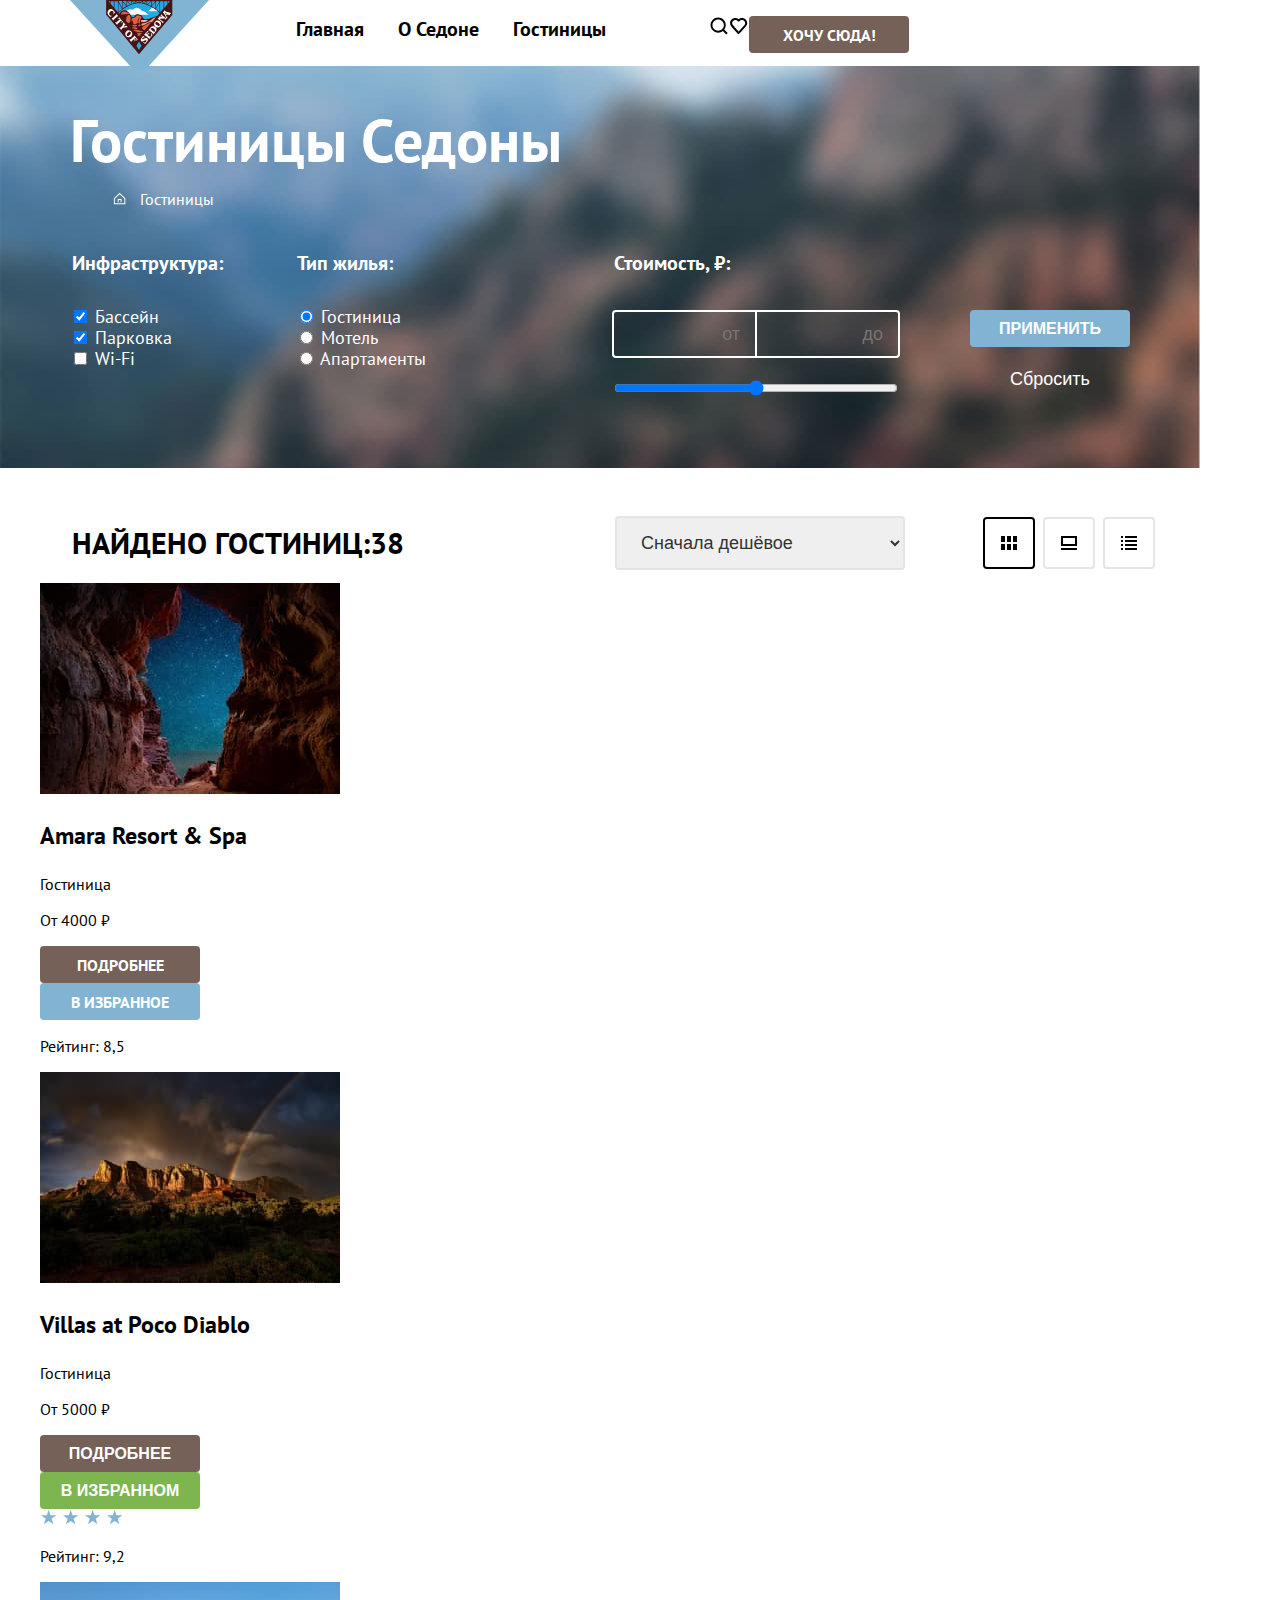
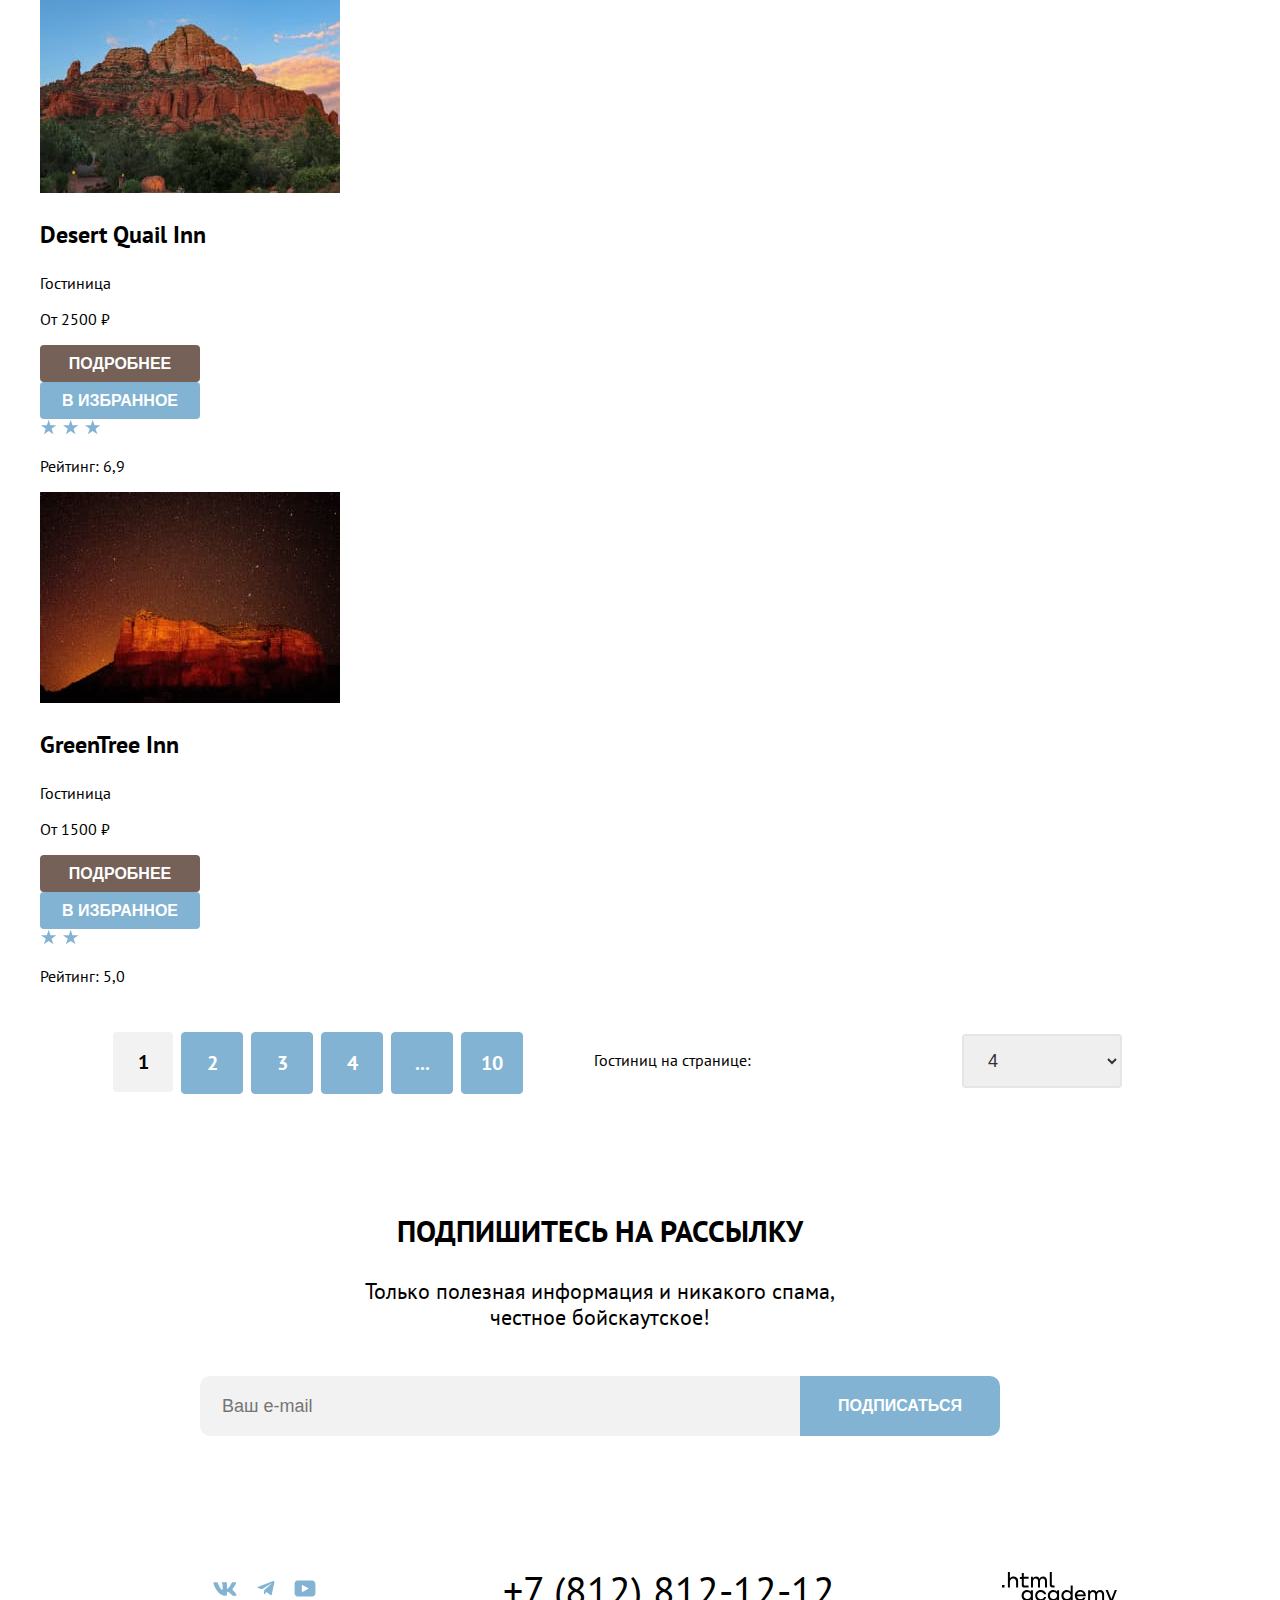
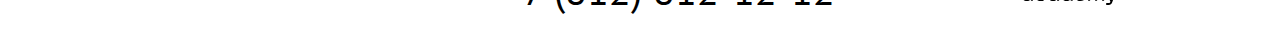
<file: 4/catalog.html>
<!DOCTYPE html>
<html lang="ru">
  <head>
    <meta charset="utf-8">
    <title>HTML Academy: Седона</title>
    <link rel="icon" href="favicon.ico">
    <link rel="icon" type="image/png" href="images/favicon.png">
    <link rel="stylesheet" href="styles/styles.css">
    <base href="https://htmlacademy-htmlcss.github.io/1890943-sedona-34/4/">
</head>
  <body>
    <header>
      <nav>
        <a class="logo" href="/">
          <img src="images/logo.svg" alt="Седона — небольшой городок в Аризоне" width="139" height="70"/>
        </a>

        <ul class="nav">
          <li>
            <a href="/">Главная</a>
          </li>
          <li>
            <a href="#">О Седоне</a>
          </li>
          <li>
            <a href="catalog.html">Гостиницы</a>
          </li>
        </ul>

        <ul class="header__user-menu">
          <li>
            <a class="icon icon-search" href="#">
              <span class="visually-hidden">Поиск.</span>
            </a>
          </li>
          <li>
            <a class="icon icon-heart" href="#">
              <span class="visually-hidden">Избранное.</span>
            </a>
          </li>
          <li>
            <a class="button" href="#">Хочу сюда!</a>
          </li>
        </ul>
      </nav>
    </header>
    <main>
      <section class="catalog-hotels__form">
        <h2 class="heading-1">Гостиницы Седоны</h2>
        <ul class="breadcrumb">
          <li>
            <a class="icon-home icon" href="#">
              <span class="visually-hidden">Домой.</span>
            </a>
          </li>
          <li>
            <span class="text-small">Гостиницы</span>
          </li>
        </ul>

        <form class="catalog-filter" action="https://echo.htmlacademy.ru/" method="get">
          <div class="catalog-filter__left">
            <fieldset class="catalog-filter-group">
              <legend class="catalog-filter-title">Инфраструктура:</legend>
              <ul class="catalog-filter-list">
                <li class="catalog-filter-item">
                  <label class="control">
                    <input class="control-input" type="checkbox" name="pool" checked>
                    Бассейн
                  </label>
                </li>
                <li class="catalog-filter-item">
                  <label class="control">
                    <input class="control-input" type="checkbox" name="parking" checked>
                    Парковка
                  </label>
                </li>
                <li class="catalog-filter-item">
                  <label class="control">
                    <input class="control-input" type="checkbox" name="wifi">
                    Wi-Fi
                  </label>
                </li>
              </ul>
            </fieldset>

            <fieldset class="catalog-filter-group">
              <legend class="catalog-filter-title">Тип жилья:</legend>
              <ul class="catalog-filter-list">
                <li class="catalog-filter-item">
                  <label class="control">
                    <input class="control-input" type="radio" name="hotels-group" value="hotel" checked>
                    Гостиница
                  </label>
                </li>
                <li class="catalog-filter-item">
                  <label class="control">
                    <input class="control-input" type="radio" name="hotels-group" value="motel">
                    Мотель
                  </label>
                </li>
                <li class="catalog-filter-item">
                  <label class="control">
                    <input class="control-input" type="radio" name="hotels-group" value="apartments">
                    Апартаменты
                  </label>
                </li>
              </ul>
            </fieldset>
          </div>

          <div class="catalog-filter__right">
            <fieldset class="catalog-filter-group">
              <legend class="catalog-filter-title">Стоимость, ₽:</legend>

              <div class="catalog-filter__right__input-numbers">
                <input class="" type="number" min="0" max="9000" placeholder="от">
                <input class="" type="number" min="0" max="9000" placeholder="до">
              </div>

              <input class="" type="range" min="0" max="9000" multiple>
            </fieldset>
            <div class="catalog-filter__right__buttons">
              <button class="button button-second" type="submit">Применить</button>
              <button class="button button-reset" type="reset">Сбросить</button>
            </div>
          </div>

        </form>

      </section>
      <section class="catalog-hotels__result">
        <div class="catalog-hotels__result__sorting">
          <p class="heading-2">Найдено гостиниц:38</p>
          <select class="select-control" aria-label="Сортировка">
            <option value="cheap">Сначала дешёвое</option>
            <option value="popular">Сначала популярное</option>
            <option value="expensive">Сначала дорогое</option>
          </select>
          <ul>
            <li class="active">
              <a class="view view-table" href="#">
                <span class="visually-hidden">Показать таблицу</span>
              </a>
            </li>
            <li>
              <a class="view view-slideshow" href="#">
                <span class="visually-hidden">Показать слайды</span>
              </a>
            </li>
            <li>
              <a class="view view-list" href="#">
                <span class="visually-hidden">Показать список</span>
              </a>
            </li>
          </ul>
        </div>


        <ul class="hotel-list">
          <li class="hotel-card">
            <a class="hotel-card-link" href="#">
              <img class="hotel-card-img" src="images/hotels/amara_resort_and_spa.jpg" alt="Amara Resort & Spa"/>
            </a>
            <a class="hotel-card-link" href="#">
              <h3 class="hotel-card-title">Amara Resort & Spa</h3>
            </a>
            <p>Гостиница</p>
            <p>От 4000 ₽</p>
            <a class="button button-more">подробнее</a>
            <a class="button button-second button-add-favorites" type="button">в избранное</a>
            <div class="hotel-card-raiting">
              <span class="raiting__stars"></span>
              <p>Рейтинг: 8,5</p>
            </div>
          </li>

          <li class="hotel-card">
            <a class="hotel-card-link" href="#">
              <img class="hotel-card-img" src="images/hotels/villas_at_poco_diablo.jpg" alt="Villas at Poco Diablo"/>
            </a>
            <a class="hotel-card-link" href="#">
              <h3 class="hotel-card-title">Villas at Poco Diablo</h3>
            </a>
            <p>Гостиница</p>
            <p>От 5000 ₽</p>
            <button class="button button-more">подробнее</button>
            <button class="button button-second button-add-favorites checked" type="button">в избранном</button>
            <div class="hotel-card-raiting">
              <div class="raiting__stars">
                <span class="active"></span>
                <span class="active"></span>
                <span class="active"></span>
                <span class="active"></span>
                <span></span>
              </div>
              <p>Рейтинг: 9,2</p>
            </div>
          </li>

          <li class="hotel-card">
            <a class="hotel-card-link" href="#">
              <img class="hotel-card-img" src="images/hotels/desert_quail_inn.jpg" alt="Desert Quail Inn"/>
            </a>
            <a class="hotel-card-link" href="#">
              <h3 class="hotel-card-title">Desert Quail Inn</h3>
            </a>
            <p>Гостиница</p>
            <p>От 2500 ₽</p>
            <button class="button button-more">подробнее</button>
            <button class="button button-second button-add-favorites" type="button">в избранное</button>
            <div class="hotel-card-raiting">
              <div class="raiting__stars">
                <span class="active"></span>
                <span class="active"></span>
                <span class="active"></span>
                <span></span>
                <span></span>
              </div>
              <p>Рейтинг: 6,9</p>
            </div>
          </li>

          <li class="hotel-card">
            <a class="hotel-card-link" href="#">
              <img class="hotel-card-img" src="images/hotels/greentree_inn.jpg" alt="GreenTree Inn"/>
            </a>
            <a class="hotel-card-link" href="#">
              <h3 class="hotel-card-title">GreenTree Inn</h3>
            </a>
            <p>Гостиница</p>
            <p>От 1500 ₽</p>
            <button class="button button-more">подробнее</button>
            <button class="button button-second button-add-favorites" type="button">в избранное</button>
            <div class="hotel-card-raiting">
              <div class="raiting__stars">
                <span class="active"></span>
                <span class="active"></span>
                <span></span>
                <span></span>
                <span></span>
              </div>
              <p>Рейтинг: 5,0</p>
            </div>
          </li>
        </ul>

        <div class="catalog-hotels__result__pagination">
          <ul class="pagination">
            <li class="pagination-item">
              <a class="pagination-link pagination-current">1</a>
            </li>
            <li class="pagination-item">
              <a class="pagination-link" href="#">2</a>
            </li>
            <li class="pagination-item">
              <a class="pagination-link" href="#">3</a>
            </li>
            <li class="pagination-item">
              <a class="pagination-link" href="#">4</a>
            </li>
            <li class="pagination-item">
              <a class="pagination-link" href="#">...</a>
            </li>
            <li class="pagination-item">
              <a class="pagination-link" href="#">10</a>
            </li>
          </ul>
          <div class="result__pagination__number">
            <p>Гостиниц на странице:</p>
            <select class="select-control" aria-label="Гостиниц на странице">
              <option value="4">4</option>
              <option value="10">10</option>
            </select>
          </div>
        </div>
      </section>

      <article class="article-subscribe no-background">
        <p class="article-subscribe__title heading-2">Подпишитесь на рассылку</p>
        <p class="article-subscribe__desc text-basic">Только полезная информация и никакого спама,<br> честное бойскаутское!</p>
        <form class="subscribe-form" action="https://echo.htmlacademy.ru/" method="POST">
          <input class="subscribe-form__input" type="email" placeholder="Ваш e-mail">
          <button class="subscribe-form__button button button-second" type="submit">Подписаться</button>
        </form>
      </article>
    </main>
    <footer>
      <ul class="socials">
        <li>
          <a href="https://vk.com/htmlacademy">
            <img src="images/icons/vk.svg" alt="Логотип VK" width="24" height="14"/>
            <span class="visually-hidden">Перейти в vk.com</span>
          </a>
        </li>
        <li>
          <a href="https://t.me/htmlacademy ">
            <img src="images/icons/telegramm.svg" alt="Логотип telegramm" width="18" height="15"/>
            <span class="visually-hidden">Перейти в Telegramm</span>
          </a>
        </li>
        <li>
          <a href="https://www.youtube.com/user/htmlacademyru">
            <img src="images/icons/youtube.svg" alt="Логотип youtube" width="22" height="17"/>
            <span class="visually-hidden">Перейти в Youtube</span>
          </a>
        </li>
      </ul>

      <a class="footer-phone" href="tel:+78128121212">+7 (812) 812-12-12</a>

      <a href="https://htmlacademy.ru/">
        <img src="images/html_academy.svg" alt="logo htmlacademy" width="115" height="33"/>
      </a>

    </footer>
  </body>
</html>
</file>
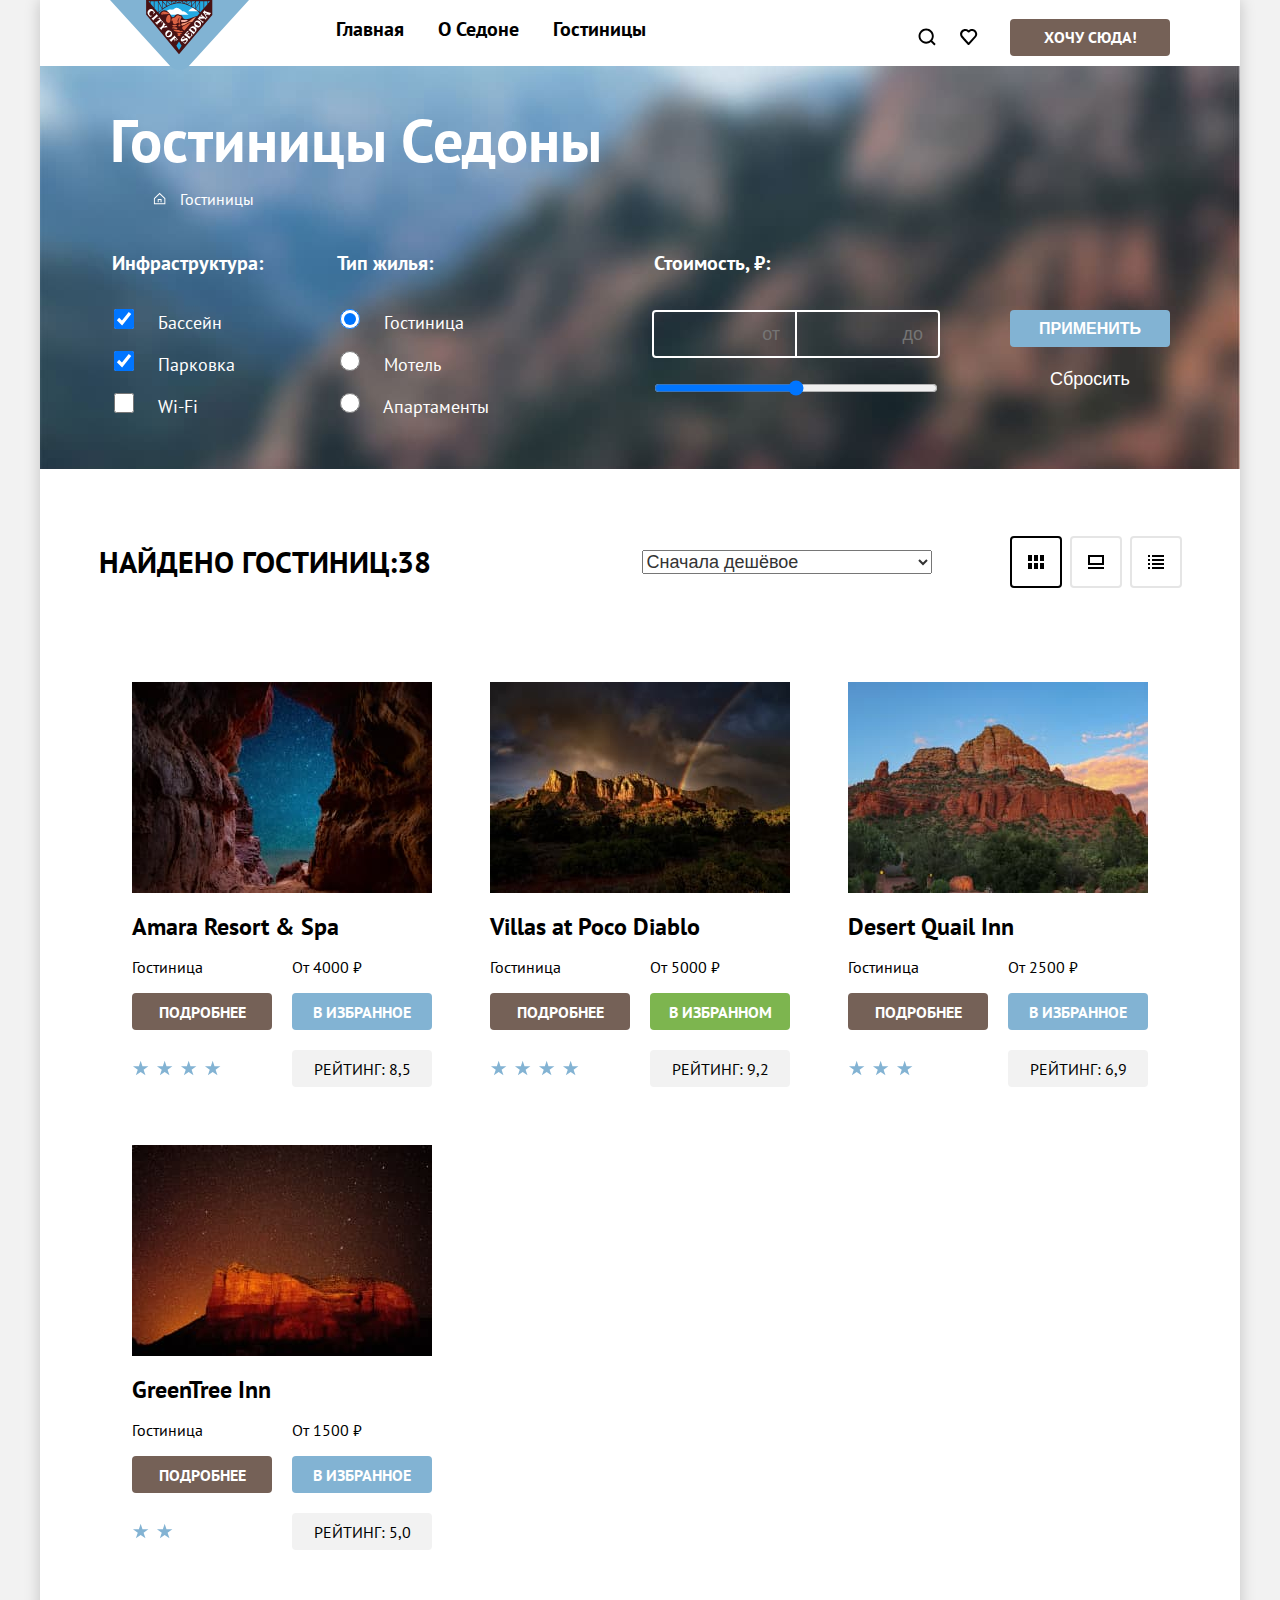
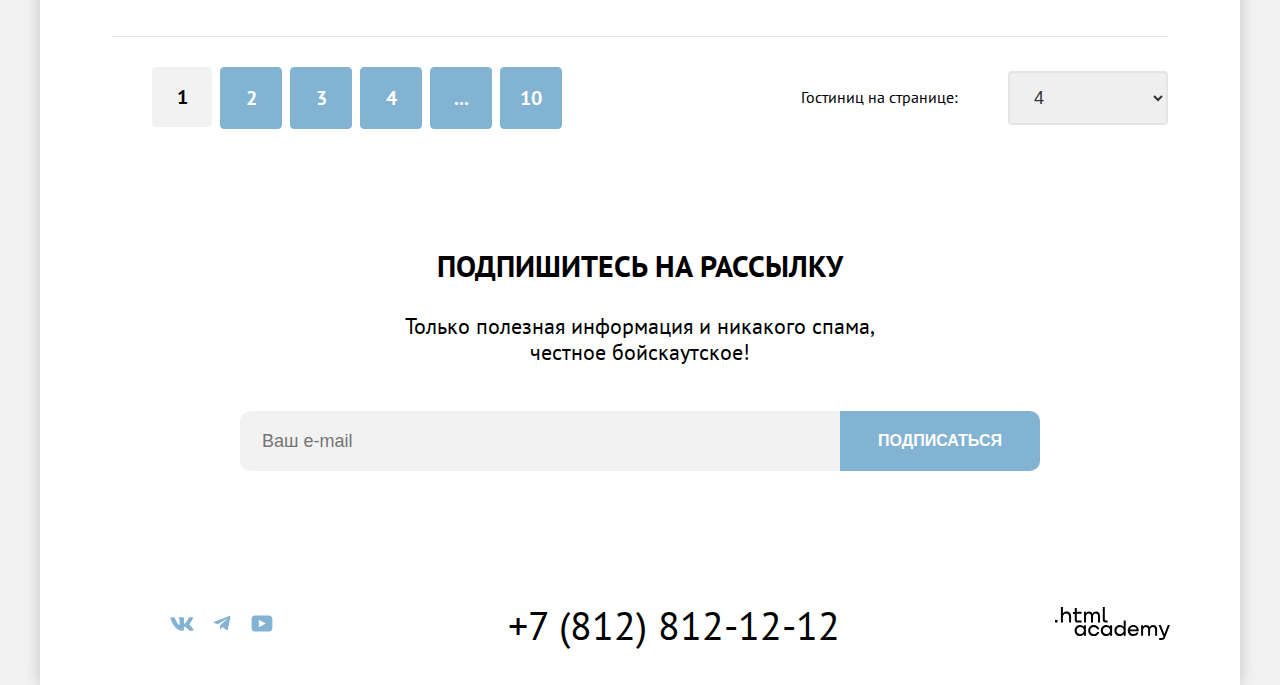
<file: 5/catalog.html>
<!DOCTYPE html>
<html lang="ru">
  <head>
    <meta charset="utf-8">
    <title>HTML Academy: Седона</title>
    <link rel="icon" href="favicon.ico">
    <link rel="icon" type="image/png" href="images/favicon.png">
    <link rel="stylesheet" href="styles/styles.css">
    <base href="https://htmlacademy-htmlcss.github.io/1890943-sedona-34/5/">
</head>
  <body>
    <header>
      <nav>
        <a class="logo" href="/">
          <img src="images/logo.svg" alt="Седона — небольшой городок в Аризоне" width="139" height="70"/>
        </a>

        <ul class="nav">
          <li>
            <a href="/">Главная</a>
          </li>
          <li>
            <a href="#">О Седоне</a>
          </li>
          <li>
            <a href="catalog.html">Гостиницы</a>
          </li>
        </ul>

        <ul class="header__user-menu">
          <li>
            <a class="icon icon-search" href="#">
              <span class="visually-hidden">Поиск.</span>
            </a>
          </li>
          <li>
            <a class="icon icon-heart" href="#">
              <span class="visually-hidden">Избранное.</span>
            </a>
          </li>
          <li>
            <a class="button" href="#">Хочу сюда!</a>
          </li>
        </ul>
      </nav>
    </header>
    <main>
      <section class="catalog-hotels__form">
        <h2 class="heading-1">Гостиницы Седоны</h2>
        <ul class="breadcrumb">
          <li>
            <a class="icon-home icon" href="#">
              <span class="visually-hidden">Домой.</span>
            </a>
          </li>
          <li>
            <span class="text-small">Гостиницы</span>
          </li>
        </ul>

        <form class="catalog-filter" action="https://echo.htmlacademy.ru/" method="get">
          <div class="catalog-filter__left">
            <fieldset class="catalog-filter-group">
              <legend class="catalog-filter-title">Инфраструктура:</legend>
              <ul class="catalog-filter-list">
                <li class="catalog-filter-item">
                  <label class="control">
                    <input class="control-input" type="checkbox" name="pool" checked>
                    Бассейн
                  </label>
                </li>
                <li class="catalog-filter-item">
                  <label class="control">
                    <input class="control-input" type="checkbox" name="parking" checked>
                    Парковка
                  </label>
                </li>
                <li class="catalog-filter-item">
                  <label class="control">
                    <input class="control-input" type="checkbox" name="wifi">
                    Wi-Fi
                  </label>
                </li>
              </ul>
            </fieldset>

            <fieldset class="catalog-filter-group">
              <legend class="catalog-filter-title">Тип жилья:</legend>
              <ul class="catalog-filter-list">
                <li class="catalog-filter-item">
                  <label class="control">
                    <input class="control-input" type="radio" name="hotels-group" value="hotel" checked>
                    Гостиница
                  </label>
                </li>
                <li class="catalog-filter-item">
                  <label class="control">
                    <input class="control-input" type="radio" name="hotels-group" value="motel">
                    Мотель
                  </label>
                </li>
                <li class="catalog-filter-item">
                  <label class="control">
                    <input class="control-input" type="radio" name="hotels-group" value="apartments">
                    Апартаменты
                  </label>
                </li>
              </ul>
            </fieldset>
          </div>

          <div class="catalog-filter__right">
            <fieldset class="catalog-filter-group">
              <legend class="catalog-filter-title">Стоимость, ₽:</legend>

              <div class="catalog-filter__right__input-numbers">
                <input class="" type="number" min="0" max="9000" placeholder="от">
                <input class="" type="number" min="0" max="9000" placeholder="до">
              </div>

              <input class="" type="range" min="0" max="9000" multiple>
            </fieldset>
            <div class="catalog-filter__right__buttons">
              <button class="button button-second" type="submit">Применить</button>
              <button class="button button-reset" type="reset">Сбросить</button>
            </div>
          </div>

        </form>

      </section>
      <section class="catalog-hotels__result">
        <div class="catalog-hotels__result__sorting">
          <p class="heading-2">Найдено гостиниц:38</p>
          <select class="select-control" aria-label="Сортировка">
            <option value="cheap">Сначала дешёвое</option>
            <option value="popular">Сначала популярное</option>
            <option value="expensive">Сначала дорогое</option>
          </select>
          <ul>
            <li class="active">
              <a class="view view-table" href="#">
                <span class="visually-hidden">Показать таблицу</span>
              </a>
            </li>
            <li>
              <a class="view view-slideshow" href="#">
                <span class="visually-hidden">Показать слайды</span>
              </a>
            </li>
            <li>
              <a class="view view-list" href="#">
                <span class="visually-hidden">Показать список</span>
              </a>
            </li>
          </ul>
        </div>


        <ul class="hotel-list">
          <li class="hotel-card">
            <a class="hotel-card-link" href="#">
              <img class="hotel-card-img" src="images/hotels/amara_resort_and_spa.jpg" alt="Amara Resort & Spa"/>
            </a>
            <a class="hotel-card-link" href="#">
              <h3 class="hotel-card-title">Amara Resort & Spa</h3>
            </a>
            <div class="hotel-card-texts">
              <p>Гостиница</p>
              <p>От 4000 ₽</p>
            </div>
            <div class="hotel-card-buttons">
              <a class="button button-more">подробнее</a>
              <a class="button button-second button-add-favorites" type="button">в избранное</a>
            </div>
            <div class="hotel-card-raiting">
              <span class="raiting__stars">
                <span class="active"></span>
                <span class="active"></span>
                <span class="active"></span>
                <span class="active"></span>
                <span></span>
              </span>
              <p>Рейтинг: 8,5</p>
            </div>
          </li>

          <li class="hotel-card">
            <a class="hotel-card-link" href="#">
              <img class="hotel-card-img" src="images/hotels/villas_at_poco_diablo.jpg" alt="Villas at Poco Diablo"/>
            </a>
            <a class="hotel-card-link" href="#">
              <h3 class="hotel-card-title">Villas at Poco Diablo</h3>
            </a>
            <div class="hotel-card-texts">
              <p>Гостиница</p>
              <p>От 5000 ₽</p>
            </div>
            <div class="hotel-card-buttons">
              <a class="button button-more">подробнее</a>
              <a class="button button-second button-add-favorites checked" type="button">в избранном</a>
            </div>
            <div class="hotel-card-raiting">
              <div class="raiting__stars">
                <span class="active"></span>
                <span class="active"></span>
                <span class="active"></span>
                <span class="active"></span>
                <span></span>
              </div>
              <p>Рейтинг: 9,2</p>
            </div>
          </li>

          <li class="hotel-card">
            <a class="hotel-card-link" href="#">
              <img class="hotel-card-img" src="images/hotels/desert_quail_inn.jpg" alt="Desert Quail Inn"/>
            </a>
            <a class="hotel-card-link" href="#">
              <h3 class="hotel-card-title">Desert Quail Inn</h3>
            </a>
            <div class="hotel-card-texts">
              <p>Гостиница</p>
              <p>От 2500 ₽</p>
            </div>
            <div class="hotel-card-buttons">
              <a class="button button-more">подробнее</a>
              <a class="button button-second button-add-favorites" type="button">в избранное</a>
            </div>
            <div class="hotel-card-raiting">
              <div class="raiting__stars">
                <span class="active"></span>
                <span class="active"></span>
                <span class="active"></span>
                <span></span>
                <span></span>
              </div>
              <p>Рейтинг: 6,9</p>
            </div>
          </li>

          <li class="hotel-card">
            <a class="hotel-card-link" href="#">
              <img class="hotel-card-img" src="images/hotels/greentree_inn.jpg" alt="GreenTree Inn"/>
            </a>
            <a class="hotel-card-link" href="#">
              <h3 class="hotel-card-title">GreenTree Inn</h3>
            </a>
            <div class="hotel-card-texts">
              <p>Гостиница</p>
              <p>От 1500 ₽</p>
            </div>
            <div class="hotel-card-buttons">
              <a class="button button-more">подробнее</a>
              <a class="button button-second button-add-favorites" type="button">в избранное</a>
            </div>
            <div class="hotel-card-raiting">
              <div class="raiting__stars">
                <span class="active"></span>
                <span class="active"></span>
                <span></span>
                <span></span>
                <span></span>
              </div>
              <p>Рейтинг: 5,0</p>
            </div>
          </li>
        </ul>

        <div class="catalog-hotels__result__pagination">
          <ul class="pagination">
            <li class="pagination-item">
              <a class="pagination-link pagination-current">1</a>
            </li>
            <li class="pagination-item">
              <a class="pagination-link" href="#">2</a>
            </li>
            <li class="pagination-item">
              <a class="pagination-link" href="#">3</a>
            </li>
            <li class="pagination-item">
              <a class="pagination-link" href="#">4</a>
            </li>
            <li class="pagination-item">
              <a class="pagination-link" href="#">...</a>
            </li>
            <li class="pagination-item">
              <a class="pagination-link" href="#">10</a>
            </li>
          </ul>
          <div class="result__pagination__number">
            <p>Гостиниц на странице:</p>
            <select class="select-control" aria-label="Гостиниц на странице">
              <option value="4">4</option>
              <option value="10">10</option>
            </select>
          </div>
        </div>
      </section>

      <article class="article-subscribe no-background">
        <p class="article-subscribe__title heading-2">Подпишитесь на рассылку</p>
        <p class="article-subscribe__desc text-basic">Только полезная информация и никакого спама,<br> честное бойскаутское!</p>
        <form class="subscribe-form" action="https://echo.htmlacademy.ru/" method="POST">
          <input class="subscribe-form__input" type="email" placeholder="Ваш e-mail">
          <button class="subscribe-form__button button button-second" type="submit">Подписаться</button>
        </form>
      </article>
    </main>

    <footer>
      <ul class="socials">
        <li>
          <a href="https://vk.com/htmlacademy">
            <img src="images/icons/vk.svg" alt="Логотип VK" width="24" height="14"/>
            <span class="visually-hidden">Перейти в vk.com</span>
          </a>
        </li>
        <li>
          <a href="https://t.me/htmlacademy ">
            <img src="images/icons/telegramm.svg" alt="Логотип telegramm" width="18" height="15"/>
            <span class="visually-hidden">Перейти в Telegramm</span>
          </a>
        </li>
        <li>
          <a href="https://www.youtube.com/user/htmlacademyru">
            <img src="images/icons/youtube.svg" alt="Логотип youtube" width="22" height="17"/>
            <span class="visually-hidden">Перейти в Youtube</span>
          </a>
        </li>
      </ul>

      <a class="footer-phone" href="tel:+78128121212">+7 (812) 812-12-12</a>

      <a href="https://htmlacademy.ru/">
        <img src="images/html_academy.svg" alt="logo htmlacademy" width="115" height="33"/>
      </a>
    </footer>
  </body>
</html>
</file>
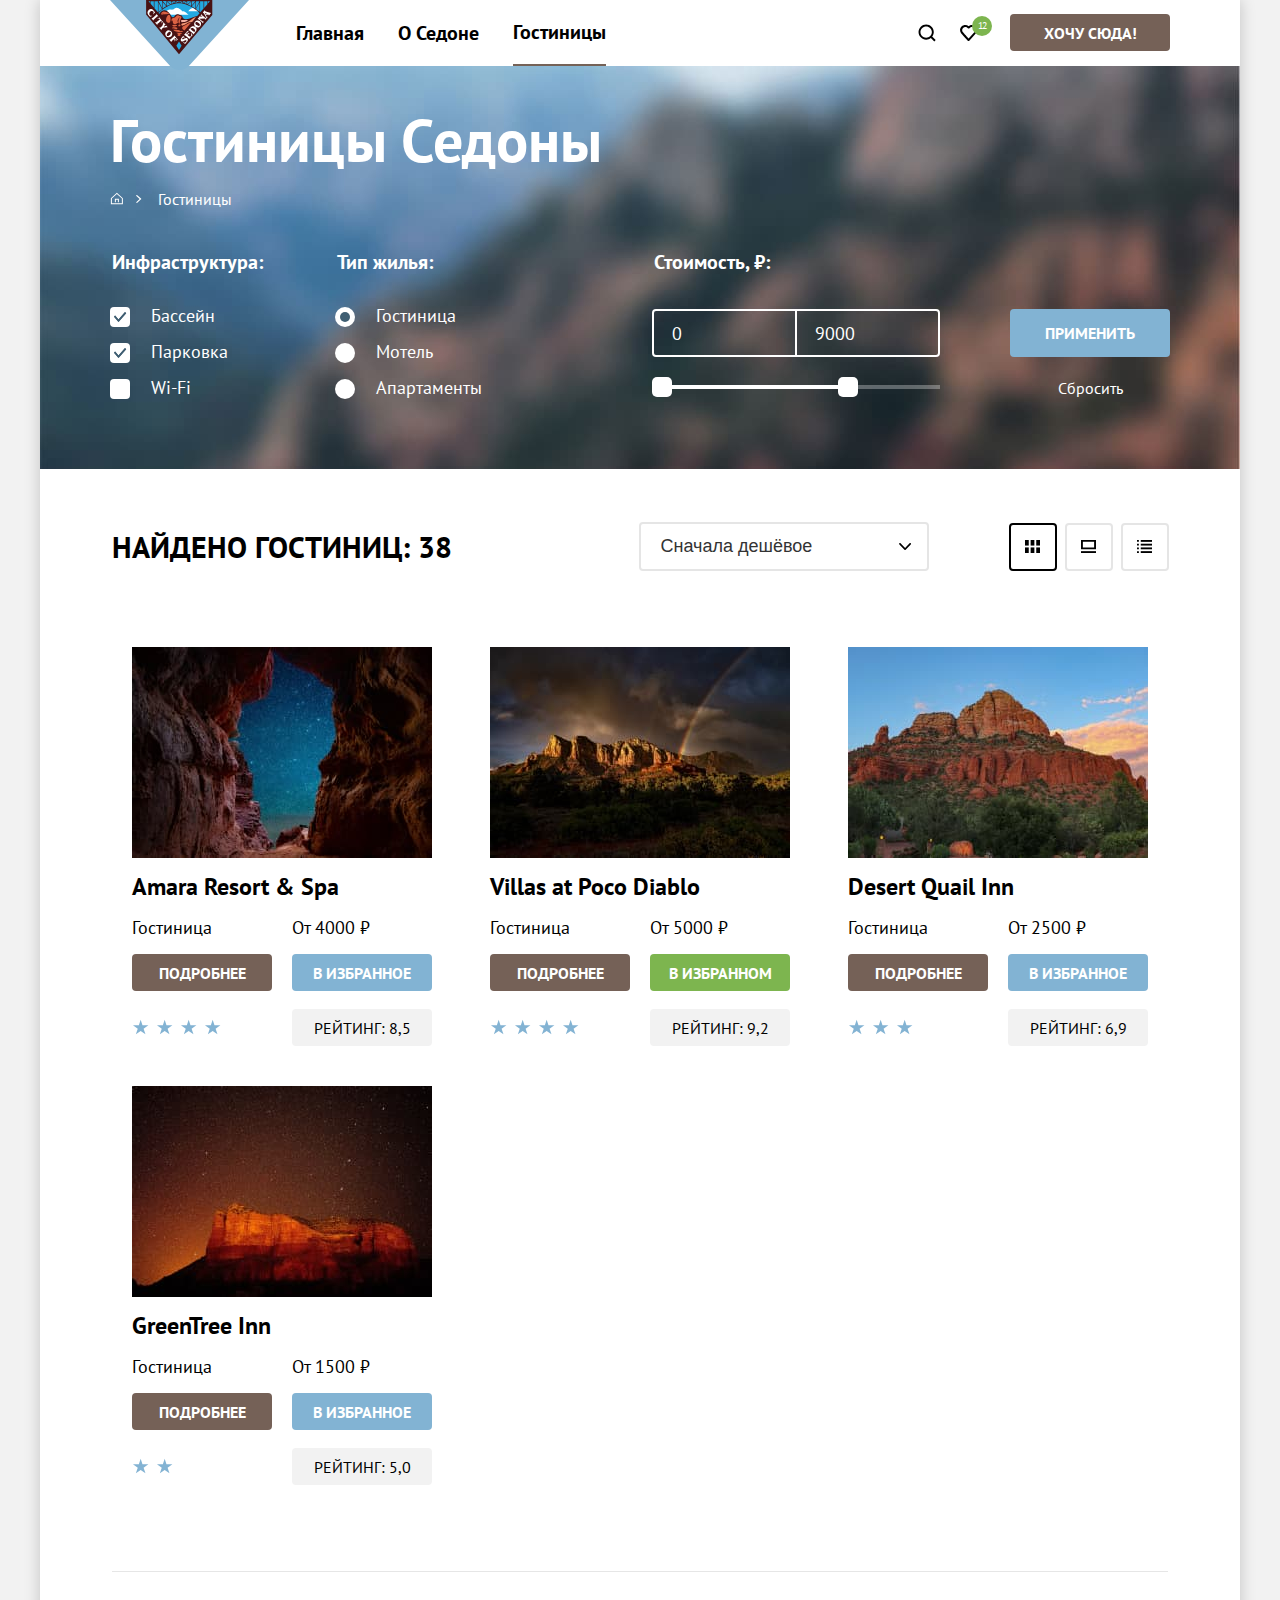
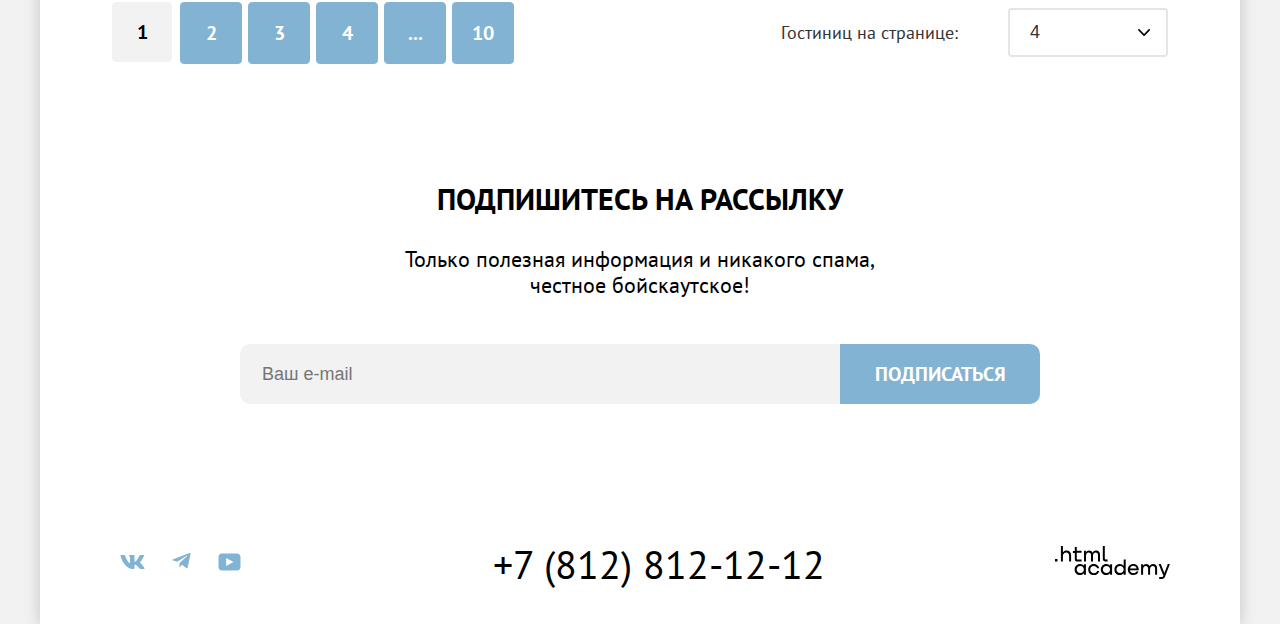
<file: 6/catalog.html>
<!DOCTYPE html>
<html lang="ru">
  <head>
    <meta charset="utf-8">
    <title>HTML Academy: Седона</title>
    <link rel="icon" href="favicon.ico">
    <link rel="icon" type="image/png" href="images/favicon.png">
    <link rel="stylesheet" href="styles/styles.css">
    <base href="https://htmlacademy-htmlcss.github.io/1890943-sedona-34/6/">
</head>
  <body>
    <header>
      <nav>
        <a class="logo" href="/">
          <img src="images/logo.svg" alt="Седона — небольшой городок в Аризоне" width="139" height="70"/>
        </a>

        <ul class="nav">
          <li>
            <a href="index.html">Главная</a>
          </li>
          <li>
            <a href="#">О Седоне</a>
          </li>
          <li>
            <a class="active" href="catalog.html">Гостиницы</a>
          </li>
        </ul>

        <ul class="header__user-menu">
          <li>
            <a class="icon icon-search" href="#">
              <span class="visually-hidden">Поиск.</span>
            </a>
          </li>
          <li>
            <a class="icon icon-heart" href="#">
              <span class="visually-hidden">Избранное.</span>
            </a>
          </li>
          <li>
            <a class="button" href="#">Хочу сюда!</a>
          </li>
        </ul>
      </nav>
    </header>
    <main>
      <section class="catalog-hotels__form">
        <h2 class="heading-1">Гостиницы Седоны</h2>
        <ul class="breadcrumb">
          <li class="breadcrumbs-item">
            <a class="breadcrumbs-link" href="index.html">
              <span class="visually-hidden">Домой.</span>
              <svg width="13" height="13" viewBox="0 0 13 13" fill="none" xmlns="http://www.w3.org/2000/svg">
                <path fill-rule="evenodd" clip-rule="evenodd" d="M0.871094 6.15002L6.87109 0.650024L12.8711 6.15002V12.35H0.871094V6.15002ZM1.87109 6.55002V11.35H11.8711V6.55002L6.87109 2.05002L1.87109 6.55002ZM5.87109 10.35H4.87109V6.84998H8.87109V10.35H7.87109V7.84998H5.87109V10.35Z" fill="white"/>
              </svg>
            </a>
          </li>
          <li class="breadcrumbs-item">
            <a class="breadcrumbs-link" href="/catalog.html">Гостиницы</a>
          </li>
        </ul>

        <form class="catalog-filter" action="https://echo.htmlacademy.ru/" method="get">
          <div class="catalog-filter__left">
            <fieldset class="catalog-filter-group">
              <legend class="catalog-filter-title">Инфраструктура:</legend>
              <ul class="catalog-filter-list">
                <li class="catalog-filter-item">
                  <label class="control">
                    <input class="visually-hidden control-input" type="checkbox" name="pool" checked>
                    <span class="control-mark"></span>
                    <span class="control-label">Бассейн</span>
                  </label>
                </li>
                <li class="catalog-filter-item">
                  <label class="control">
                    <input class=" visually-hidden control-input" type="checkbox" name="parking" checked>
                    <span class="control-mark"></span>
                    <span class="control-label">Парковка</span>
                  </label>
                </li>
                <li class="catalog-filter-item">
                  <label class="control">
                    <input class="visually-hidden control-input" type="checkbox" name="wifi">
                    <span class="control-mark"></span>
                    <span class="control-label">Wi-Fi</span>
                  </label>
                </li>
              </ul>
            </fieldset>

            <fieldset class="catalog-filter-group">
              <legend class="catalog-filter-title">Тип жилья:</legend>
              <ul class="catalog-filter-list">
                <li class="catalog-filter-item">
                  <label class="control">
                    <input class="visually-hidden control-input" type="radio" name="hotels-group" value="hotel" checked>
                    <span class="control-mark"></span>
                    <span class="control-label">Гостиница</span>
                  </label>
                </li>
                <li class="catalog-filter-item">
                  <label class="control">
                    <input class=" visually-hidden control-input" type="radio" name="hotels-group" value="motel">
                    <span class="control-mark"></span>
                    <span class="control-label">Мотель</span>
                  </label>
                </li>
                <li class="catalog-filter-item">
                  <label class="control">
                    <input class=" visually-hidden control-input" type="radio" name="hotels-group" value="apartments">
                    <span class="control-mark"></span>
                    <span class="control-label">Апартаменты</span>

                  </label>
                </li>
              </ul>
            </fieldset>
          </div>

          <div class="catalog-filter__right">
            <fieldset class="catalog-filter-group">
              <legend class="catalog-filter-title">Стоимость, ₽:</legend>

              <div class="catalog-filter__right__input-numbers">
                <input class="" type="text" placeholder="от" value="0">
                <input class="" type="text" placeholder="до" value="9000">
              </div>

              <div class="range">
                <div class="range-scale">
                  <div class="range-bar" style="left: 0; width: 196px">
                    <button class="range-toggle toggle-min">
                      <span class="visually-hidden">Изменить минимальную цену.</span>
                    </button>
                    <button class="range-toggle toggle-max">
                      <span class="visually-hidden">Изменить максимальную цену.</span>
                    </button>
                  </div>
                </div>
              </div>
            </fieldset>
            <div class="catalog-filter__right__buttons">
              <button class="button button-second" type="submit">Применить</button>
              <button class="button button-reset" type="reset">Сбросить</button>
            </div>
          </div>

        </form>

      </section>
      <section class="catalog-hotels__result">
        <div class="catalog-hotels__result__sorting">
          <p class="heading-2">Найдено гостиниц: 38</p>
          <select class="select-control" aria-label="Сортировка">
            <option value="cheap">Сначала дешёвое</option>
            <option value="popular">Сначала популярное</option>
            <option value="expensive">Сначала дорогое</option>
          </select>
          <ul>
            <li class="active">
              <a class="view view-table" href="#">
                <span class="visually-hidden">Показать таблицу</span>
              </a>
            </li>
            <li>
              <a class="view view-slideshow" href="#">
                <span class="visually-hidden">Показать слайды</span>
              </a>
            </li>
            <li>
              <a class="view view-list" href="#">
                <span class="visually-hidden">Показать список</span>
              </a>
            </li>
          </ul>
        </div>


        <ul class="hotel-list">
          <li class="hotel-card">
            <a class="hotel-card-link" href="#">
              <img class="hotel-card-img" src="images/hotels/amara_resort_and_spa.jpg" alt="Amara Resort & Spa"/>
            </a>
            <a class="hotel-card-link" href="#">
              <h3 class="hotel-card-title">Amara Resort & Spa</h3>
            </a>
            <div class="hotel-card-texts">
              <p>Гостиница</p>
              <p>От 4000 ₽</p>
            </div>
            <div class="hotel-card-buttons">
              <a class="button button-more">подробнее</a>
              <a class="button button-second button-add-favorites">в избранное</a>
            </div>
            <div class="hotel-card-raiting">
              <span class="raiting__stars">
                <span class="active"></span>
                <span class="active"></span>
                <span class="active"></span>
                <span class="active"></span>
                <span></span>
              </span>
              <p>Рейтинг: 8,5</p>
            </div>
          </li>

          <li class="hotel-card">
            <a class="hotel-card-link" href="#">
              <img class="hotel-card-img" src="images/hotels/villas_at_poco_diablo.jpg" alt="Villas at Poco Diablo"/>
            </a>
            <a class="hotel-card-link" href="#">
              <h3 class="hotel-card-title">Villas at Poco Diablo</h3>
            </a>
            <div class="hotel-card-texts">
              <p>Гостиница</p>
              <p>От 5000 ₽</p>
            </div>
            <div class="hotel-card-buttons">
              <a class="button button-more">подробнее</a>
              <a class="button button-second button-add-favorites checked">в избранном</a>
            </div>
            <div class="hotel-card-raiting">
              <div class="raiting__stars">
                <span class="active"></span>
                <span class="active"></span>
                <span class="active"></span>
                <span class="active"></span>
                <span></span>
              </div>
              <p>Рейтинг: 9,2</p>
            </div>
          </li>

          <li class="hotel-card">
            <a class="hotel-card-link" href="#">
              <img class="hotel-card-img" src="images/hotels/desert_quail_inn.jpg" alt="Desert Quail Inn"/>
            </a>
            <a class="hotel-card-link" href="#">
              <h3 class="hotel-card-title">Desert Quail Inn</h3>
            </a>
            <div class="hotel-card-texts">
              <p>Гостиница</p>
              <p>От 2500 ₽</p>
            </div>
            <div class="hotel-card-buttons">
              <a class="button button-more">подробнее</a>
              <a class="button button-second button-add-favorites">в избранное</a>
            </div>
            <div class="hotel-card-raiting">
              <div class="raiting__stars">
                <span class="active"></span>
                <span class="active"></span>
                <span class="active"></span>
                <span></span>
                <span></span>
              </div>
              <p>Рейтинг: 6,9</p>
            </div>
          </li>

          <li class="hotel-card">
            <a class="hotel-card-link" href="#">
              <img class="hotel-card-img" src="images/hotels/greentree_inn.jpg" alt="GreenTree Inn"/>
            </a>
            <a class="hotel-card-link" href="#">
              <h3 class="hotel-card-title">GreenTree Inn</h3>
            </a>
            <div class="hotel-card-texts">
              <p>Гостиница</p>
              <p>От 1500 ₽</p>
            </div>
            <div class="hotel-card-buttons">
              <a class="button button-more">подробнее</a>
              <a class="button button-second button-add-favorites">в избранное</a>
            </div>
            <div class="hotel-card-raiting">
              <div class="raiting__stars">
                <span class="active"></span>
                <span class="active"></span>
                <span></span>
                <span></span>
                <span></span>
              </div>
              <p>Рейтинг: 5,0</p>
            </div>
          </li>
        </ul>

        <div class="catalog-hotels__result__pagination">
          <ul class="pagination">
            <li class="pagination-item">
              <a class="pagination-link pagination-current">1</a>
            </li>
            <li class="pagination-item">
              <a class="pagination-link" href="#">2</a>
            </li>
            <li class="pagination-item">
              <a class="pagination-link" href="#">3</a>
            </li>
            <li class="pagination-item">
              <a class="pagination-link" href="#">4</a>
            </li>
            <li class="pagination-item">
              <a class="pagination-link" href="#">...</a>
            </li>
            <li class="pagination-item">
              <a class="pagination-link" href="#">10</a>
            </li>
          </ul>
          <div class="result__pagination__number">
            <p>Гостиниц на странице:</p>
            <select class="select-control" aria-label="Гостиниц на странице">
              <option value="4">4</option>
              <option value="10">10</option>
            </select>
          </div>
        </div>
      </section>

      <article class="article-subscribe no-background">
        <p class="article-subscribe__title heading-2">Подпишитесь на рассылку</p>
        <p class="article-subscribe__desc text-basic">Только полезная информация и никакого спама,<br> честное бойскаутское!</p>
        <form class="subscribe-form" action="https://echo.htmlacademy.ru/" method="POST">
          <input class="subscribe-form__input" type="email" placeholder="Ваш e-mail">
          <button class="subscribe-form__button button button-second" type="submit">Подписаться</button>
        </form>
      </article>
    </main>

    <footer>
      <ul class="socials">
        <li>
          <a href="https://vk.com/htmlacademy">
            <span class="visually-hidden">Перейти в vk.com</span>
            <svg width="25" height="14" viewBox="0 0 25 14" fill="none" xmlns="http://www.w3.org/2000/svg">
              <path fill-rule="evenodd" clip-rule="evenodd" d="M23.9498 0.948C24.1158 0.402 23.9498 0 23.1548 0H20.5298C19.8618 0 19.5538 0.347 19.3868 0.73C19.3868 0.73 18.0518 3.926 16.1608 6.002C15.5488 6.604 15.2708 6.795 14.9368 6.795C14.7698 6.795 14.5188 6.604 14.5188 6.057V0.948C14.5188 0.292 14.3348 0 13.7788 0H9.65076C9.23376 0 8.98276 0.304 8.98276 0.593C8.98276 1.214 9.92876 1.358 10.0258 3.106V6.904C10.0258 7.737 9.87276 7.888 9.53876 7.888C8.64876 7.888 6.48376 4.677 5.19876 1.003C4.94976 0.288 4.69776 0 4.02676 0H1.39976C0.649756 0 0.499756 0.347 0.499756 0.73C0.499756 1.412 1.38976 4.8 4.64476 9.281C6.81476 12.341 9.86976 14 12.6528 14C14.3218 14 14.5278 13.632 14.5278 12.997V10.684C14.5278 9.947 14.6858 9.8 15.2148 9.8C15.6048 9.8 16.2718 9.992 17.8298 11.467C19.6098 13.216 19.9028 14 20.9048 14H23.5298C24.2798 14 24.6558 13.632 24.4398 12.904C24.2018 12.18 23.3518 11.129 22.2248 9.882C21.6128 9.172 20.6948 8.407 20.4158 8.024C20.0268 7.533 20.1378 7.314 20.4158 6.877C20.4158 6.877 23.6158 2.451 23.9488 0.948H23.9498Z" fill="#83B3D3"/>
            </svg>
          </a>
        </li>
        <li>
          <a href="https://t.me/htmlacademy ">
            <span class="visually-hidden">Перейти в Telegramm</span>
            <svg width="19" height="16" viewBox="0 0 19 16" fill="none" xmlns="http://www.w3.org/2000/svg">
              <path d="M17.2853 0.0992597L1.34073 6.24775C0.252584 6.68481 0.258879 7.29184 1.14109 7.56253L5.23469 8.83953L14.7061 2.8637C15.1539 2.59121 15.5631 2.7378 15.2268 3.03636L7.55308 9.96185H7.55128L7.55308 9.96275L7.2707 14.1823C7.68438 14.1823 7.86693 13.9925 8.09895 13.7686L10.0873 11.8351L14.2232 14.89C14.9858 15.31 15.5334 15.0941 15.7232 14.1841L18.4382 1.38885C18.7161 0.274623 18.0128 -0.229883 17.2853 0.0992597V0.0992597Z" fill="#83B3D3"/>
            </svg>
          </a>
        </li>
        <li>
          <a href="https://www.youtube.com/user/htmlacademyru">
            <span class="visually-hidden">Перейти в Youtube</span>
            <svg width="23" height="18" viewBox="0 0 23 18" fill="none" xmlns="http://www.w3.org/2000/svg">
              <path d="M19.1072 0.5H3.67437C1.81368 0.5 0.500244 2.09375 0.500244 3.9V13.9937C0.500244 15.9062 1.81368 17.5 3.67437 17.5H19.3261C20.9679 17.5 22.5002 15.9063 22.5002 14.1V3.9C22.2813 2.09375 20.9679 0.5 19.1072 0.5ZM8.16194 13.0375V4.9625L15.4953 9L8.16194 13.0375Z" fill="#83B3D3"/>
              </svg>

          </a>
        </li>
      </ul>

      <a class="footer-phone" href="tel:+78128121212">+7 (812) 812-12-12</a>

      <a class="logo-academy" href="https://htmlacademy.ru/">
        <span class="visually-hidden">Перейти в htmlacademy</span>
        <svg width="115" height="33" fill="none" xmlns="http://www.w3.org/2000/svg"><path fill-rule="evenodd" clip-rule="evenodd" d="M8 6.2c.8-1 2-1.7 3.6-1.7 2.7 0 4.6 1.9 4.5 4.9v6.1h-2V9.8c0-1.8-1.1-3.2-2.9-3.2-2 0-3.3 1.5-3.3 3.6v5.3h-2V0h2v6.2H8Zm-8 9.3v-2.6h2.5v2.6H0ZM26.6 4.8h-4.8V1.1h-2v3.8h-1.9v2h1.9v6c0 1.7 1 2.7 2.7 2.7h4.1v-2h-3.7c-.7 0-1.1-.4-1.1-1.1V6.8h4.8v-2Zm11 1.9c.6-1.3 1.9-2.1 3.5-2.1 2.5 0 4 1.8 3.9 4.3v6.5h-2V9.1c0-1.6-.9-2.6-2.4-2.6-1.2 0-2.6.9-2.6 3.3v5.6h-2V9.1c0-1.6-.9-2.6-2.4-2.6C32 6.5 31 8 31 10v5.4h-2V4.8h1.9v1.6h.1c.6-1 1.7-1.8 3.1-1.8 1.6 0 2.8.9 3.4 2.1h.1Zm10.2 6c0 1.7 1 2.7 2.8 2.7h2v-2h-1.7c-.7 0-1.1-.4-1.1-1.1V0h-2v12.7ZM25 17.9c1.7 0 3 .7 3.9 1.8v-1.5h2v10.6h-2v-1.6h-.1c-.8 1.1-2 1.9-3.8 1.9-3.1 0-5.4-2.3-5.4-5.6s2.3-5.6 5.4-5.6Zm-3.3 5.6c0 2 1.4 3.6 3.6 3.6s3.6-1.7 3.6-3.6c0-2-1.4-3.6-3.6-3.6s-3.6 1.6-3.6 3.6ZM44.2 22c-.5-2.4-2.6-4.1-5.4-4.1-3.4 0-5.6 2.5-5.6 5.6 0 3.1 2.2 5.6 5.6 5.6 2.8 0 4.9-1.8 5.4-4.2h-2.1c-.4 1.3-1.7 2.3-3.3 2.3-2.2 0-3.6-1.6-3.6-3.6s1.4-3.6 3.6-3.6c1.6 0 2.8 1 3.3 2.2h2.1V22Zm7-4.1c1.7 0 3 .7 3.9 1.8v-1.5h2v10.6h-2v-1.6H55c-.8 1.1-2 1.9-3.8 1.9-3.1 0-5.4-2.3-5.4-5.6s2.3-5.6 5.4-5.6Zm-3.3 5.6c0 2 1.4 3.6 3.6 3.6 2.1 0 3.6-1.7 3.6-3.6 0-2-1.4-3.6-3.6-3.6s-3.6 1.6-3.6 3.6Zm20.8-3.7c-.9-1.1-2.2-1.9-3.9-1.9-3.1 0-5.4 2.3-5.4 5.6s2.2 5.6 5.4 5.6c1.7 0 3-.8 3.8-1.8h.1v1.5h2V13.4h-2v6.4Zm-3.6 7.3c-2.2 0-3.6-1.6-3.6-3.6s1.4-3.6 3.6-3.6 3.6 1.6 3.6 3.6c-.1 2-1.5 3.6-3.6 3.6Zm7.7-3.6c0-3.1 2.2-5.6 5.5-5.6 3.5 0 5.7 2.7 5.5 6.3H75c.1 1.6 1.5 2.9 3.4 2.9 1.4 0 2.5-.6 3-1.6h2.1c-.7 2.3-2.7 3.6-5.2 3.6-3.4 0-5.5-2.6-5.5-5.6Zm8.8-1.1c-.3-1.6-1.6-2.6-3.3-2.6-1.7 0-2.9 1.1-3.2 2.6h6.5Zm16.6-4.5c-1.6 0-2.9.8-3.6 2h-.1c-.6-1.2-1.8-2-3.4-2-1.4 0-2.5.7-3.1 1.8v-1.5h-1.9v10.6h2v-5.4c0-2 1-3.4 2.6-3.5 1.5 0 2.4 1 2.4 2.6v6.3h2v-5.6c0-2.4 1.4-3.3 2.6-3.3 1.5 0 2.4 1 2.4 2.6v6.3h2v-6.5c.1-2.6-1.4-4.4-3.9-4.4Zm7.6.2 3.6 8.9 3.4-8.9h2.1l-4.7 12.2c-.7 1.8-1.7 2.6-3.5 2.6h-2.5v-2h2.5c1 0 1.4-.3 1.7-1.2l-4.8-11.6h2.2Z" fill="#000"/></svg>
      </a>
    </footer>
  </body>
</html>
</file>
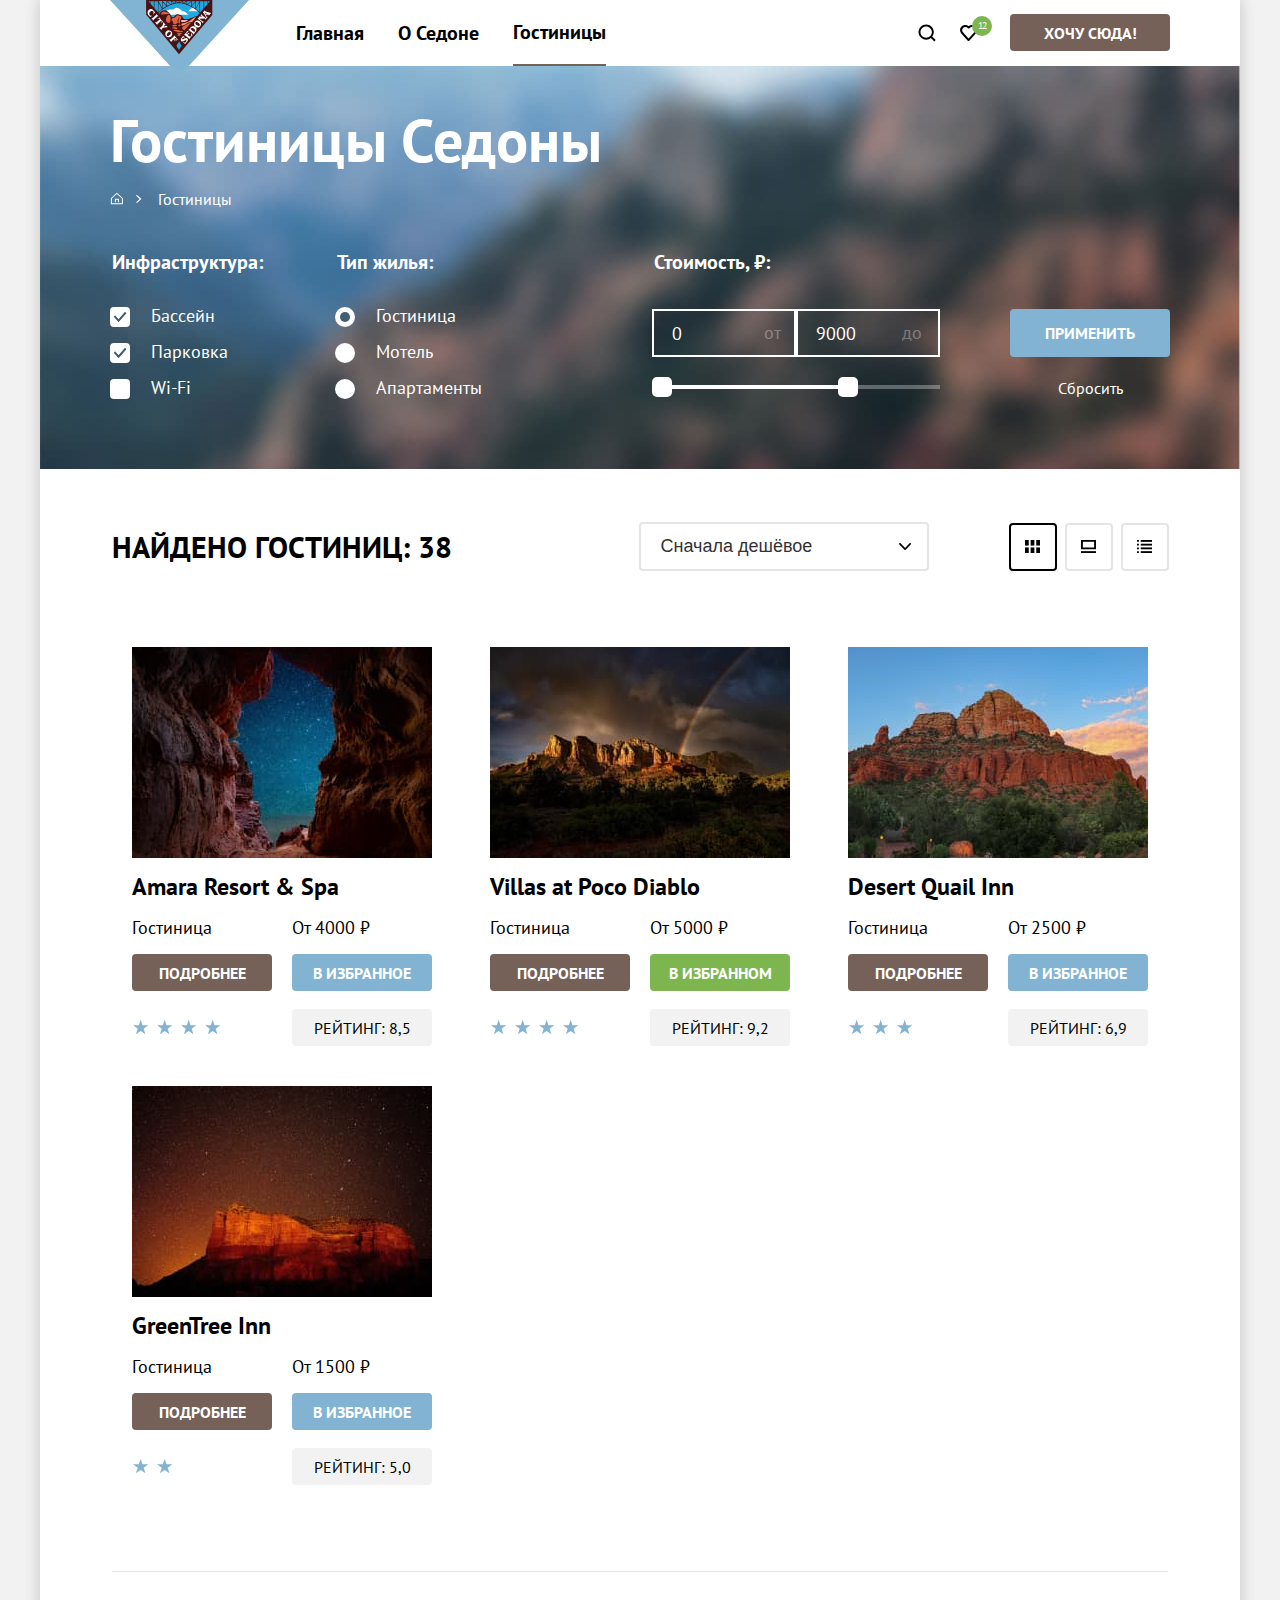
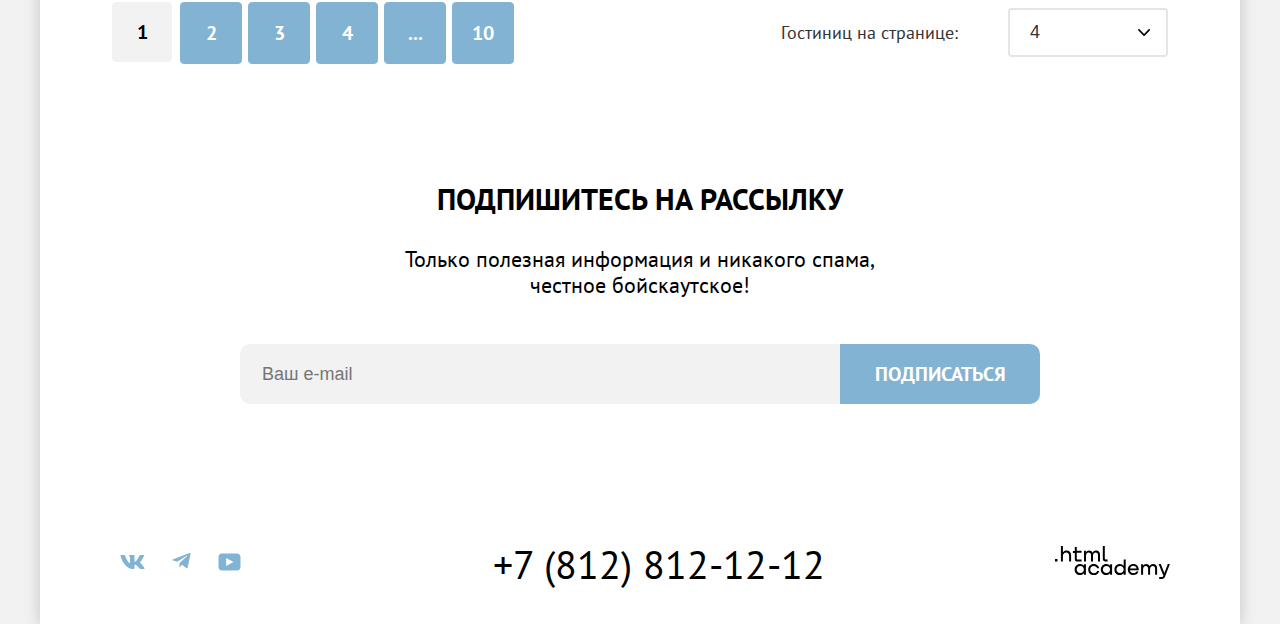
<file: 7/catalog.html>
<!DOCTYPE html>
<html lang="ru">
  <head>
    <meta charset="utf-8">
    <title>HTML Academy: Седона</title>
    <link rel="icon" type="image/png" href="images/favicon-32x32.png">
    <link rel="stylesheet" href="styles/styles.css">
    <base href="https://htmlacademy-htmlcss.github.io/1890943-sedona-34/7/">
</head>
  <body>
    <header>
      <nav>
        <a class="logo" href="/">
          <img src="images/logo.svg" alt="Седона — небольшой городок в Аризоне." width="139" height="70"/>
        </a>

        <ul class="nav">
          <li>
            <a href="index.html">Главная</a>
          </li>
          <li>
            <a href="#">О Седоне</a>
          </li>
          <li>
            <a class="active" href="catalog.html">Гостиницы</a>
          </li>
        </ul>

        <ul class="header__user-menu">
          <li>
            <a class="icon icon-search" href="#">
              <span class="visually-hidden">Поиск.</span>
            </a>
          </li>
          <li>
            <a class="icon icon-heart" href="#">
              <span class="visually-hidden">Избранное.</span>
            </a>
          </li>
          <li>
            <a class="button" href="#">Хочу сюда!</a>
          </li>
        </ul>
      </nav>
    </header>
    <main>
      <section class="catalog-hotels__form">
        <h2 class="heading-1">Гостиницы Седоны</h2>
        <ul class="breadcrumb">
          <li class="breadcrumbs-item">
            <a class="breadcrumbs-link" href="index.html">
              <span class="visually-hidden">Домой.</span>
              <svg width="13" height="13" viewBox="0 0 13 13" fill="none" xmlns="http://www.w3.org/2000/svg">
                <path fill-rule="evenodd" clip-rule="evenodd" d="M0.871094 6.15002L6.87109 0.650024L12.8711 6.15002V12.35H0.871094V6.15002ZM1.87109 6.55002V11.35H11.8711V6.55002L6.87109 2.05002L1.87109 6.55002ZM5.87109 10.35H4.87109V6.84998H8.87109V10.35H7.87109V7.84998H5.87109V10.35Z" fill="white"/>
              </svg>
            </a>
          </li>
          <li class="breadcrumbs-item">
            <a class="breadcrumbs-link" href="/catalog.html">Гостиницы</a>
          </li>
        </ul>

        <form class="catalog-filter" action="https://echo.htmlacademy.ru/" method="get">
          <div class="catalog-filter__left">
            <fieldset class="catalog-filter-group">
              <legend class="catalog-filter-title">Инфраструктура:</legend>
              <ul class="catalog-filter-list">
                <li class="catalog-filter-item">
                  <label class="control">
                    <input class="visually-hidden control-input" type="checkbox" name="pool" checked>
                    <span class="control-mark"></span>
                    <span class="control-label">Бассейн</span>
                  </label>
                </li>
                <li class="catalog-filter-item">
                  <label class="control">
                    <input class=" visually-hidden control-input" type="checkbox" name="parking" checked>
                    <span class="control-mark"></span>
                    <span class="control-label">Парковка</span>
                  </label>
                </li>
                <li class="catalog-filter-item">
                  <label class="control">
                    <input class="visually-hidden control-input" type="checkbox" name="wifi">
                    <span class="control-mark"></span>
                    <span class="control-label">Wi-Fi</span>
                  </label>
                </li>
              </ul>
            </fieldset>

            <fieldset class="catalog-filter-group">
              <legend class="catalog-filter-title">Тип жилья:</legend>
              <ul class="catalog-filter-list">
                <li class="catalog-filter-item">
                  <label class="control">
                    <input class="visually-hidden control-input" type="radio" name="hotels-group" value="hotel" checked>
                    <span class="control-mark"></span>
                    <span class="control-label">Гостиница</span>
                  </label>
                </li>
                <li class="catalog-filter-item">
                  <label class="control">
                    <input class="visually-hidden control-input" type="radio" name="hotels-group" value="motel">
                    <span class="control-mark"></span>
                    <span class="control-label">Мотель</span>
                  </label>
                </li>
                <li class="catalog-filter-item">
                  <label class="control">
                    <input class="visually-hidden control-input" type="radio" name="hotels-group" value="apartments">
                    <span class="control-mark"></span>
                    <span class="control-label">Апартаменты</span>

                  </label>
                </li>
              </ul>
            </fieldset>
          </div>

          <div class="catalog-filter__right">
            <fieldset class="catalog-filter-group">
              <legend class="catalog-filter-title">Стоимость, ₽:</legend>

              <div class="catalog-filter__right__input-numbers">
                <span>от</span>
                <input class="" type="text" value="0">
                <input class="" type="text" value="9000">

                <span>до</span>
              </div>

              <div class="range">
                <div class="range-scale">
                  <div class="range-bar" style="left: 0; width: 196px">
                    <button class="range-toggle toggle-min">
                      <span class="visually-hidden">Изменить минимальную цену.</span>
                    </button>
                    <button class="range-toggle toggle-max">
                      <span class="visually-hidden">Изменить максимальную цену.</span>
                    </button>
                  </div>
                </div>
              </div>
            </fieldset>
            <div class="catalog-filter__right__buttons">
              <button class="button button-second" type="submit">Применить</button>
              <button class="button button-reset" type="reset">Сбросить</button>
            </div>
          </div>

        </form>

      </section>
      <section class="catalog-hotels__result">
        <div class="catalog-hotels__result__sorting">
          <p class="heading-2">Найдено гостиниц: 38</p>
          <select class="select-control" aria-label="Сортировка.">
            <option value="cheap">Сначала дешёвое</option>
            <option value="popular">Сначала популярное</option>
            <option value="expensive">Сначала дорогое</option>
          </select>
          <ul>
            <li class="active">
              <a class="view view-table" href="#">
                <span class="visually-hidden">Показать таблицу.</span>
              </a>
            </li>
            <li>
              <a class="view view-slideshow" href="#">
                <span class="visually-hidden">Показать слайды.</span>
              </a>
            </li>
            <li>
              <a class="view view-list" href="#">
                <span class="visually-hidden">Показать список.</span>
              </a>
            </li>
          </ul>
        </div>


        <ul class="hotel-list">
          <li class="hotel-card">
            <a class="hotel-card-link" href="#">
              <img class="hotel-card-img" src="images/hotels/amara_resort_and_spa.jpg" alt="Amara Resort & Spa."/>
            </a>
            <a class="hotel-card-link" href="#">
              <h3 class="hotel-card-title">Amara Resort & Spa</h3>
            </a>
            <div class="hotel-card-texts">
              <p>Гостиница</p>
              <p>От 4000 ₽</p>
            </div>
            <div class="hotel-card-buttons">
              <a class="button button-more">подробнее</a>
              <a class="button button-second button-add-favorites">в избранное</a>
            </div>
            <div class="hotel-card-raiting">
              <span class="raiting__stars">
                <span class="active"></span>
                <span class="active"></span>
                <span class="active"></span>
                <span class="active"></span>
                <span></span>
              </span>
              <p>Рейтинг: 8,5</p>
            </div>
          </li>

          <li class="hotel-card">
            <a class="hotel-card-link" href="#">
              <img class="hotel-card-img" src="images/hotels/villas_at_poco_diablo.jpg" alt="Villas at Poco Diablo."/>
            </a>
            <a class="hotel-card-link" href="#">
              <h3 class="hotel-card-title">Villas at Poco Diablo</h3>
            </a>
            <div class="hotel-card-texts">
              <p>Гостиница</p>
              <p>От 5000 ₽</p>
            </div>
            <div class="hotel-card-buttons">
              <a class="button button-more">подробнее</a>
              <a class="button button-select button-add-favorites">в избранном</a>
            </div>
            <div class="hotel-card-raiting">
              <div class="raiting__stars">
                <span class="active"></span>
                <span class="active"></span>
                <span class="active"></span>
                <span class="active"></span>
                <span></span>
              </div>
              <p>Рейтинг: 9,2</p>
            </div>
          </li>

          <li class="hotel-card">
            <a class="hotel-card-link" href="#">
              <img class="hotel-card-img" src="images/hotels/desert_quail_inn.jpg" alt="Desert Quail Inn."/>
            </a>
            <a class="hotel-card-link" href="#">
              <h3 class="hotel-card-title">Desert Quail Inn</h3>
            </a>
            <div class="hotel-card-texts">
              <p>Гостиница</p>
              <p>От 2500 ₽</p>
            </div>
            <div class="hotel-card-buttons">
              <a class="button button-more">подробнее</a>
              <a class="button button-second button-add-favorites">в избранное</a>
            </div>
            <div class="hotel-card-raiting">
              <div class="raiting__stars">
                <span class="active"></span>
                <span class="active"></span>
                <span class="active"></span>
                <span></span>
                <span></span>
              </div>
              <p>Рейтинг: 6,9</p>
            </div>
          </li>

          <li class="hotel-card">
            <a class="hotel-card-link" href="#">
              <img class="hotel-card-img" src="images/hotels/greentree_inn.jpg" alt="GreenTree Inn."/>
            </a>
            <a class="hotel-card-link" href="#">
              <h3 class="hotel-card-title">GreenTree Inn</h3>
            </a>
            <div class="hotel-card-texts">
              <p>Гостиница</p>
              <p>От 1500 ₽</p>
            </div>
            <div class="hotel-card-buttons">
              <a class="button button-more">подробнее</a>
              <a class="button button-second button-add-favorites">в избранное</a>
            </div>
            <div class="hotel-card-raiting">
              <div class="raiting__stars">
                <span class="active"></span>
                <span class="active"></span>
                <span></span>
                <span></span>
                <span></span>
              </div>
              <p>Рейтинг: 5,0</p>
            </div>
          </li>
        </ul>

        <div class="catalog-hotels__result__pagination">
          <ul class="pagination">
            <li class="pagination-item">
              <a class="pagination-link pagination-current">1</a>
            </li>
            <li class="pagination-item">
              <a class="pagination-link" href="#">2</a>
            </li>
            <li class="pagination-item">
              <a class="pagination-link" href="#">3</a>
            </li>
            <li class="pagination-item">
              <a class="pagination-link" href="#">4</a>
            </li>
            <li class="pagination-item">
              <a class="pagination-link" href="#">...</a>
            </li>
            <li class="pagination-item">
              <a class="pagination-link" href="#">10</a>
            </li>
          </ul>
          <div class="result__pagination__number">
            <p>Гостиниц на странице:</p>
            <select class="select-control" aria-label="Гостиниц на странице.">
              <option value="4">4</option>
              <option value="10">10</option>
            </select>
          </div>
        </div>
      </section>

      <article class="article-subscribe no-background">
        <p class="article-subscribe__title heading-2">Подпишитесь на рассылку</p>
        <p class="article-subscribe__desc text-basic">Только полезная информация и никакого спама,<br> честное бойскаутское!</p>
        <form class="subscribe-form" action="https://echo.htmlacademy.ru/" method="POST">
          <input class="subscribe-form__input" type="email" placeholder="Ваш e-mail">
          <button class="subscribe-form__button button button-second" type="submit">Подписаться</button>
        </form>
      </article>
    </main>

    <footer>
      <ul class="socials">
        <li>
          <a href="https://vk.com/htmlacademy">
            <span class="visually-hidden">Перейти в vk.com.</span>
            <svg width="25" height="14" viewBox="0 0 25 14" fill="none" xmlns="http://www.w3.org/2000/svg">
              <path fill-rule="evenodd" clip-rule="evenodd" d="M23.9498 0.948C24.1158 0.402 23.9498 0 23.1548 0H20.5298C19.8618 0 19.5538 0.347 19.3868 0.73C19.3868 0.73 18.0518 3.926 16.1608 6.002C15.5488 6.604 15.2708 6.795 14.9368 6.795C14.7698 6.795 14.5188 6.604 14.5188 6.057V0.948C14.5188 0.292 14.3348 0 13.7788 0H9.65076C9.23376 0 8.98276 0.304 8.98276 0.593C8.98276 1.214 9.92876 1.358 10.0258 3.106V6.904C10.0258 7.737 9.87276 7.888 9.53876 7.888C8.64876 7.888 6.48376 4.677 5.19876 1.003C4.94976 0.288 4.69776 0 4.02676 0H1.39976C0.649756 0 0.499756 0.347 0.499756 0.73C0.499756 1.412 1.38976 4.8 4.64476 9.281C6.81476 12.341 9.86976 14 12.6528 14C14.3218 14 14.5278 13.632 14.5278 12.997V10.684C14.5278 9.947 14.6858 9.8 15.2148 9.8C15.6048 9.8 16.2718 9.992 17.8298 11.467C19.6098 13.216 19.9028 14 20.9048 14H23.5298C24.2798 14 24.6558 13.632 24.4398 12.904C24.2018 12.18 23.3518 11.129 22.2248 9.882C21.6128 9.172 20.6948 8.407 20.4158 8.024C20.0268 7.533 20.1378 7.314 20.4158 6.877C20.4158 6.877 23.6158 2.451 23.9488 0.948H23.9498Z" fill="#83B3D3"/>
            </svg>
          </a>
        </li>
        <li>
          <a href="https://t.me/htmlacademy ">
            <span class="visually-hidden">Перейти в Telegramm.</span>
            <svg width="19" height="16" viewBox="0 0 19 16" fill="none" xmlns="http://www.w3.org/2000/svg">
              <path d="M17.2853 0.0992597L1.34073 6.24775C0.252584 6.68481 0.258879 7.29184 1.14109 7.56253L5.23469 8.83953L14.7061 2.8637C15.1539 2.59121 15.5631 2.7378 15.2268 3.03636L7.55308 9.96185H7.55128L7.55308 9.96275L7.2707 14.1823C7.68438 14.1823 7.86693 13.9925 8.09895 13.7686L10.0873 11.8351L14.2232 14.89C14.9858 15.31 15.5334 15.0941 15.7232 14.1841L18.4382 1.38885C18.7161 0.274623 18.0128 -0.229883 17.2853 0.0992597V0.0992597Z" fill="#83B3D3"/>
            </svg>
          </a>
        </li>
        <li>
          <a href="https://www.youtube.com/user/htmlacademyru">
            <span class="visually-hidden">Перейти в Youtube.</span>
            <svg width="23" height="18" viewBox="0 0 23 18" fill="none" xmlns="http://www.w3.org/2000/svg">
              <path d="M19.1072 0.5H3.67437C1.81368 0.5 0.500244 2.09375 0.500244 3.9V13.9937C0.500244 15.9062 1.81368 17.5 3.67437 17.5H19.3261C20.9679 17.5 22.5002 15.9063 22.5002 14.1V3.9C22.2813 2.09375 20.9679 0.5 19.1072 0.5ZM8.16194 13.0375V4.9625L15.4953 9L8.16194 13.0375Z" fill="#83B3D3"/>
              </svg>

          </a>
        </li>
      </ul>

      <a class="footer-phone" href="tel:+78128121212">+7 (812) 812-12-12</a>

      <a class="logo-academy" href="https://htmlacademy.ru/">
        <span class="visually-hidden">Перейти в htmlacademy.</span>
        <svg width="115" height="33" fill="none" xmlns="http://www.w3.org/2000/svg"><path fill-rule="evenodd" clip-rule="evenodd" d="M8 6.2c.8-1 2-1.7 3.6-1.7 2.7 0 4.6 1.9 4.5 4.9v6.1h-2V9.8c0-1.8-1.1-3.2-2.9-3.2-2 0-3.3 1.5-3.3 3.6v5.3h-2V0h2v6.2H8Zm-8 9.3v-2.6h2.5v2.6H0ZM26.6 4.8h-4.8V1.1h-2v3.8h-1.9v2h1.9v6c0 1.7 1 2.7 2.7 2.7h4.1v-2h-3.7c-.7 0-1.1-.4-1.1-1.1V6.8h4.8v-2Zm11 1.9c.6-1.3 1.9-2.1 3.5-2.1 2.5 0 4 1.8 3.9 4.3v6.5h-2V9.1c0-1.6-.9-2.6-2.4-2.6-1.2 0-2.6.9-2.6 3.3v5.6h-2V9.1c0-1.6-.9-2.6-2.4-2.6C32 6.5 31 8 31 10v5.4h-2V4.8h1.9v1.6h.1c.6-1 1.7-1.8 3.1-1.8 1.6 0 2.8.9 3.4 2.1h.1Zm10.2 6c0 1.7 1 2.7 2.8 2.7h2v-2h-1.7c-.7 0-1.1-.4-1.1-1.1V0h-2v12.7ZM25 17.9c1.7 0 3 .7 3.9 1.8v-1.5h2v10.6h-2v-1.6h-.1c-.8 1.1-2 1.9-3.8 1.9-3.1 0-5.4-2.3-5.4-5.6s2.3-5.6 5.4-5.6Zm-3.3 5.6c0 2 1.4 3.6 3.6 3.6s3.6-1.7 3.6-3.6c0-2-1.4-3.6-3.6-3.6s-3.6 1.6-3.6 3.6ZM44.2 22c-.5-2.4-2.6-4.1-5.4-4.1-3.4 0-5.6 2.5-5.6 5.6 0 3.1 2.2 5.6 5.6 5.6 2.8 0 4.9-1.8 5.4-4.2h-2.1c-.4 1.3-1.7 2.3-3.3 2.3-2.2 0-3.6-1.6-3.6-3.6s1.4-3.6 3.6-3.6c1.6 0 2.8 1 3.3 2.2h2.1V22Zm7-4.1c1.7 0 3 .7 3.9 1.8v-1.5h2v10.6h-2v-1.6H55c-.8 1.1-2 1.9-3.8 1.9-3.1 0-5.4-2.3-5.4-5.6s2.3-5.6 5.4-5.6Zm-3.3 5.6c0 2 1.4 3.6 3.6 3.6 2.1 0 3.6-1.7 3.6-3.6 0-2-1.4-3.6-3.6-3.6s-3.6 1.6-3.6 3.6Zm20.8-3.7c-.9-1.1-2.2-1.9-3.9-1.9-3.1 0-5.4 2.3-5.4 5.6s2.2 5.6 5.4 5.6c1.7 0 3-.8 3.8-1.8h.1v1.5h2V13.4h-2v6.4Zm-3.6 7.3c-2.2 0-3.6-1.6-3.6-3.6s1.4-3.6 3.6-3.6 3.6 1.6 3.6 3.6c-.1 2-1.5 3.6-3.6 3.6Zm7.7-3.6c0-3.1 2.2-5.6 5.5-5.6 3.5 0 5.7 2.7 5.5 6.3H75c.1 1.6 1.5 2.9 3.4 2.9 1.4 0 2.5-.6 3-1.6h2.1c-.7 2.3-2.7 3.6-5.2 3.6-3.4 0-5.5-2.6-5.5-5.6Zm8.8-1.1c-.3-1.6-1.6-2.6-3.3-2.6-1.7 0-2.9 1.1-3.2 2.6h6.5Zm16.6-4.5c-1.6 0-2.9.8-3.6 2h-.1c-.6-1.2-1.8-2-3.4-2-1.4 0-2.5.7-3.1 1.8v-1.5h-1.9v10.6h2v-5.4c0-2 1-3.4 2.6-3.5 1.5 0 2.4 1 2.4 2.6v6.3h2v-5.6c0-2.4 1.4-3.3 2.6-3.3 1.5 0 2.4 1 2.4 2.6v6.3h2v-6.5c.1-2.6-1.4-4.4-3.9-4.4Zm7.6.2 3.6 8.9 3.4-8.9h2.1l-4.7 12.2c-.7 1.8-1.7 2.6-3.5 2.6h-2.5v-2h2.5c1 0 1.4-.3 1.7-1.2l-4.8-11.6h2.2Z" fill="#000"/></svg>
      </a>
    </footer>
  </body>
</html>
</file>
<file: styles/styles.css>
@font-face {
	font-family: "PT Sans";
	font-weight: 400;
	font-style: normal;
	src: url("../fonts/ptsans-400.woff2") format("woff2");
	font-display: swap;
}

@font-face {
	font-family: "PT Sans";
  font-weight: 700;
  font-style: normal;
  src: url("../fonts/ptsans-700.woff2") format("woff2");
  font-display: swap;
}

body {
	font-family: "PT Sans", Arial, sans-serif;
	font-style: normal;
	color: #000000;
	margin: 0 auto;
	width: 1200px;
	background: #F2F2F2;
	box-shadow: 0 0 15px rgba(0, 0, 0, 0.2);
}

.heading-1 {
	font-weight: 700;
	font-size: 60px;
	line-height: 78px;
	margin: 0 0 10px 0;
}

.heading-2 {
	font-weight: 700;
	font-size: 30px;
	line-height: 36px;
	text-transform: uppercase;
	text-align: center;
	margin: 0;
}

.text-basic {
	font-weight: 400;
	font-size: 22px;
	line-height: 26px;
	text-align: center;
	color: #333333;
}

.text-small {
	font-weight: 400;
	font-size: 16px;
	line-height: 21px;
}

body a {
	text-decoration: none;
	color: #000000;
}

.visually-hidden {
	position: absolute;
	width: 1px;
	height: 1px;
	margin: -1px;
	border: 0;
	padding: 0;
	white-space: nowrap;
	clip-path: inset(100%);
	clip: rect(0 0 0 0);
	overflow: hidden;
}

.header {
	min-height: 65px;
	background: #FFF;
}

.logo {
	margin-left: 70px;
	margin-bottom: -20px;
}

.logo img {
	display: block;
}

.nav {
	display: flex;
	min-height: inherit;
}

.nav-list {
	display: flex;
	flex-wrap: wrap;
	margin: auto auto auto 30px;
	width: 390px;
	min-height: 65px;
	padding: 0;
}

.nav-list li {
	display: flex;
	list-style: none;
	margin: 0 17px;
	min-height: inherit;
	align-items: center;
}

.nav-list:last-child {
	margin-right: 0;
}

.nav-list a {
	font-weight: 700;
	font-size: 20px;
	line-height: 26px;
	color: #000000;
	min-height: 65px;
	display: flex;
	flex-wrap: wrap;
	align-items: center;
	position: relative;
}

.nav-list a.active::after {
	content: "";
	position: absolute;
	width: 100%;
	border-bottom: 2px solid #756257;
	margin-top: 65px;
}

.header__user-menu {
	display: flex;
	margin: 0;
	margin-right: 70px;
}

.header__user-menu li {
	list-style: none;
	min-width: 42px;
	display: flex;
	align-items: center;
	justify-content: center;
}

.header__user-menu li:last-child {
	margin-left: 20px;
}

.header__user-menu .favorites {
	position: absolute;
	right: -7px;
	top: -3px;
	z-index: 1;
	font-weight: 400;
	font-size: 10px;
	line-height: 13px;
	text-align: center;
	letter-spacing: -0.1em;
	color: #FFFFFF;
}

.benefits-list {
	display: flex;
	flex-direction: row;
	flex-wrap: wrap;
	margin: 0;
	padding: 0;
}

.benefit {
	list-style: none;
	width: 400px;
	margin: 0;
	min-height: 384px;
	display: flex;
	flex-direction: column;
	justify-content: center;
	align-items: center;
	padding: 0 85px;
	box-sizing: border-box;
	text-align: center;
	font-weight: 400;
	font-size: 18px;
	line-height: 21px;
	color: #333333;
}

.benefit h3 {
	font-weight: 700;
	font-size: 24px;
	line-height: 28px;
	text-transform: uppercase;
	margin: 0 0 30px 0;
}

.benefit span, .benefit img {
	margin: 0 0 30px 0;
}

.benefit p {
	margin: 0;
	color: #333333;
}

.benefit.basic p {
	color: #FFF;
}

.benefit.basic {
	background: #82B3D3;
	color: #FFF;
}

.benefit.second-1 {
	background: rgba(131, 179, 211, 0.12);
}

.benefit.second-2 {
	background: rgba(131, 179, 211, 0.2);
}

.benefit-large {
	display: flex;
	flex-wrap: wrap;
}

.icon {
	position: relative;
	display: inline-block;
	width: 20px;
	height: 20px;
	background-image: url(../search-icon.svg);
	background-size: 100%;
	background-repeat: no-repeat;
	background-position: center;
}

.icon-search {
	background-image: url(../images/icons/search.svg);
}

.icon-heart {
	background-image: url(../images/icons/heart.svg);
}

.icon-heart::after {
	content: "";
	position: absolute;
	color: #FFFFFF;
	font-weight: 400;
	font-size: 10px;
	line-height: 19px;
	text-align: center;
	letter-spacing: -0.1em;
	top: -7px;
	left: 13px;
	width: 20px;
	height: 20px;
	background: #7DB54F;
	border-radius: 10px;
	z-index: 0;
}

.icon-home {
	background-image: url(../images/icons/home.svg);
}

.button {
	display: flex;
	width: 160px;
	min-height: 37px;
	background: #756157;
	border: none;
	border-radius: 4px;
	color: #fff;
	text-transform: uppercase;
	justify-content: center;
	align-items: center;
	font-family: "PT Sans", Arial, sans-serif;
	font-style: normal;
	font-weight: 700;
	font-size: 16px;
	line-height: 20px;
	text-decoration: none;
	user-select: unset;
	cursor: pointer;
	text-align: center;
}

.button:hover {
	background: #615048;
}

.button:focus {
	background: #615048;
}

.button:active {
	background: #615048;
	color: rgba(255, 255, 255, 0.3);
}

.button:disabled {
	background: #E5E5E5;
}

.button-second {
	background: #82B3D3;
}

.button-second:hover {
	background: #68A2CA;
}

.button-second:focus {
	background: #68A2CA;
}

.button-second:active {
	background: #82B3D3;
}

.button-second:disabled {
	background: #E5E5E5;
}

.button-select {
	background: #7DB54F;
}

.button-select:hover {
	background: #6C9E42;
}

.button-select:focus {
	background: #6C9E42;
}

.button-select:active {
	background: #7DB54F;
}

.button-select:disabled {
	background: #E5E5E5;
}

.button-reset {
	background: none;
	font-weight: 400;
	font-size: 16px;
	line-height: 20px;
	text-transform: capitalize;
	width: auto;
	height: auto;
}

.button-reset:hover {
	color: rgba(255, 255, 255, 0.6);
	background: none;
}

.button-reset:focus {
	background: none;
	outline: 3px solid #83B3D3;
	-moz-outline-radius: 4px;
}

.button-reset:active {
	background: none;
	color: rgba(255, 255, 255, 0.3);
}

.button-large {
	width: 574px;
	min-height: 60px;
	font-size: 20px;
	line-height: 36px;
	border-radius: 10px;
}

.button a {
	text-decoration: none;
}

/* Control */
.control {
	position: relative;
	display: block;
	padding-left: 41px;
}

/* Mark */
.control-mark {
	position: absolute;
	top: 2px;
	left: 0;
	width: 20px;
	height: 20px;
	background: #FFFFFF;
	border-radius: 4px;
	display: flex;
	align-items: center;
	justify-content: center;
}

.control:hover .control-mark {
	background: rgba(255, 255, 255, 0.6);
}

.control-input:focus + .control-mark {
	outline: 3px solid #83B3D3;
	;
}

.control-input:active + .control-mark {
	background: rgba(255, 255, 255, 0.3);
}

/* Checkbox */
.control-input[type="checkbox"]:checked + .control-mark::before,
.control-input[type="checkbox"]:checked + .control-mark::after {
	position: absolute;
	top: 0;
	left: 0;
	width: 20px;
	height: 20px;
	background: url("../images/icons/checkbox.svg") center no-repeat;
	content: "";
}

/* Radio */
.control-input[type="radio"] + .control-mark {
	border-radius: 50%;
}

.control-input[type="radio"]:checked + .control-mark::before {
	position: absolute;
	width: 10px;
	height: 10px;
	background: #3F5E72;
	border-radius: 50%;
	content: "";
}

/* Label */
.control-label {
	font-size: 18px;
	line-height: 21px;
}

.range-scale {
	position: relative;
	height: 4px;
	background: rgba(255, 255, 255, 0.3);
}

.range-bar {
	position: absolute;
	height: 4px;
	background-color: #fff;
}

.range-toggle {
	position: absolute;
	width: 20px;
	height: 20px;
	background: #ffffff;
	border-radius: 5px;
	cursor: pointer;
	border: none;
}

.range-toggle:hover {
	box-shadow: 0 4px 10px rgba(0, 0, 0, 0.25);
}

.range-toggle:active,
.range-toggle:focus {
	outline: 3px solid #83B3D3;
	box-shadow: 0 4px 10px rgba(0, 0, 0, 0.25);
}

.toggle-min {
	top: -8px;
	left: 0;
}

.toggle-max {
	top: -8px;
	right: -10px;
}

.main {
	background: #FFF;
}

.section-hero {
	background: url("../images/background-index.jpg") no-repeat;
	background-color: #DEEBF3;
	height: 485px;
	display: flex;
	flex-direction: column;
	align-items: center;
	margin-bottom: 63px;
}

.section-hero::after {
	content: "";
	margin-top: 25px;
	width: 1200px;
	height: 57px;
	background: url(../images/divider-welcome.svg) center no-repeat;
	z-index: 0;
}

.section-hero-text {
	margin-bottom: 90px;
}

.section-hero-text h1 {
	margin: 0 0 31px 0;
}

.section-hero-text p {
	margin: 0;
}

.welcome {
	margin-top: 51px;
}

.article-search-hotels {
	display: flex;
	flex-direction: column;
	align-items: center;
	min-height: 417px;
}

.article-search-hotels__title {
	margin: 91px 0 29px 0;
}

.article-search-hotels__desc {
	margin: 0 0 56px 0;
}

.article-subscribe {
	display: flex;
	flex-direction: column;
	align-items: center;
	min-height: 411px;
	background: url(../images/background-subscription-form.jpg) no-repeat;
	background-color: #86AAB7;
	color: #fff;
}

.article-subscribe.no-background {
	background: #FFFFFF;
	color: #000000;
}

.article-subscribe.no-background .text-basic {
	color: #333333;
}

.article-subscribe__title {
	margin: 94px 0 29px 0;
	color: inherit;
}

.article-subscribe__desc {
	margin: 0 0 46px 0;
	color: inherit;
}

.subscribe-form {
	display: flex;
}

.subscribe-form__input {
	width: 578px;
	height: 60px;
	background: #F2F2F2;
	border: none;
	border-radius: 10px 0 0 10px;
	font-weight: 400;
	font-size: 18px;
	line-height: 21px;
	padding: 0 0 0 22px;
}

.subscribe-form__input:hover {
	background: #E6E6E6;
	border: none;
}

.subscribe-form__input:focus {
	background: #E6E6E6;
	border: none;
	outline: none;
}

.subscribe-form__input::placeholder {
	font-weight: 400;
	font-size: 18px;
	line-height: 21px;
}

.subscribe-form__button {
	width: 200px;
	min-height: 60px;
	border-radius: 0 10px 10px 0;
	font-weight: 700;
	font-size: 20px;
	line-height: 36px;
}

.footer {
	min-height: 120px;
	width: 1050px;
	padding: 6px 70px 0 80px;
	display: flex;
	align-items: center;
	background: #FFF;
	margin: 0 auto;
}

.socials {
	display: flex;
	flex-wrap: wrap;
	margin: 0;
	padding: 0;
	margin-right: auto;
	min-width: 142px;
	gap: 27px;
}

.socials li {
	list-style: none;
	margin: 0;
	padding: 0;
}

.socials path:hover, .socials path:focus {
	fill: #68A2CA;
}

.socials path:active {
	fill: rgba(104, 162, 202, 0.3);
}

.footer-phone {
	font-weight: 400;
	font-size: 40px;
	line-height: 40px;
	margin-right: auto;
	width: 720px;
	text-align: center;
}

.footer-phone:hover,.footer-phone:focus {
	color: #756157;
}

.footer-phone:active {
	color: rgba(117, 97, 87, 0.3);
}

.logo-academy:hover path, .logo-academy:focus path {
	fill: #756157;
}

.logo-academy:active path {
	fill: rgba(117, 97, 87, 0.3);
}

/* catalog */

.catalog-hotels__form {
	padding: 35px 70px 63px 70px;
	color: #fff;
	background: url("../images/backgroung-catalog-form.jpg") no-repeat;
	background-color: #756157;
}

.breadcrumb {
	display: flex;
	gap: 10px;
	margin: 0 0 40px 0;
	padding: 0;
	align-items: center;
}

.breadcrumbs-item {
	list-style: none;
	position: relative;
	margin-right: 25px;
	list-style-type: none;
	display: flex;
	align-items: center;
}

.breadcrumbs-item::after {
	position: absolute;
	right: -20px;
	width: 8px;
	height: 8px;
	background: url(../images/icons/arrow-breadcrums.svg) center no-repeat;
	content: "";
}

.breadcrumbs-item:last-child::after {
	content: none;
}

.breadcrumbs-link {
	color: #fff;
}

.breadcrumbs-link:hover {
	opacity: 0.6;
}

.breadcrumbs-link:active {
	opacity: 0.3;
}

.catalog-filter {
	display: flex;
	justify-content: space-between;
}

.catalog-filter__left {
	display: flex;
	gap: 70px;
}

.catalog-filter__right {
	display: flex;
	gap: 70px;
}

.catalog-filter-group {
	border: none;
	padding: 0;
	margin: 0;
	display: flex;
	flex-direction: column;
}

.catalog-filter-title {
	font-weight: 700;
	font-size: 20px;
	line-height: 26px;
	color: #FFFFFF;
	margin-bottom: 30px;
}

.catalog-filter__right .catalog-filter-title {
	margin-bottom: 34px;
}

.catalog-filter__right__input-numbers {
	margin-bottom: 28px;
	height: auto;
	width: 288px;
	display: flex;
}

.catalog-filter__right__input-numbers input {
	font-family: "PT Sans", Arial, sans-serif;
	font-style: normal;
	font-weight: 400;
	font-size: 18px;
	line-height: 21px;
	height: 48px;
	border: 2px solid #FFFFFF;
	margin: 0;
	padding: 0 40px 0 18px;
	width: 50%;
	background: none;
	color: #FFFFFF;
	box-sizing: border-box;
}

.catalog-filter__right__input-numbers input:first-child {
	border-right: 1px solid #FFFFFF;
	border-radius: 4px 0 0 4px;
}

.catalog-filter__right__input-numbers input:last-child {
	border-left: 1px solid #FFFFFF;
	border-radius: 0 4px 4px 0;
}

.catalog-filter__right__input-numbers input:hover {
	border-color: rgba(255, 255, 255, 0.6);
}

.catalog-filter__right__input-numbers input:focus {
	outline: 3px solid #81B3D2;
	box-shadow: 0 0 0 3px #81B3D2;
	border-color: #FFFFFF;
	z-index: 1;
}

.catalog-filter__right__input-numbers input:active {
	background: #756257;
}

.catalog-filter__right__input-numbers span {
	position: absolute;
	font-weight: 400;
	font-size: 18px;
	line-height: 48px;
	color: #FFFFFF;
	opacity: 0.3;
	user-select: none;
	z-index: 2;
}

.catalog-filter__right__input-numbers span:first-child {
	margin-left: 112px;
}

.catalog-filter__right__input-numbers span:last-child {
	margin-left: 250px;
}

.input-price {
	position: relative;
}

.input-price hr {
	position: absolute;
	width: 288px;
	height: 4px;
	background-color: #FFFFFF;
	opacity: 0.3;
}

.input-price hr.active {
	width: 227px;
	opacity: 1;
}

.button-input-price {
	position: relative;
	width: 20px;
	height: 20px;
	background: #FFFFFF;
	border: none;
	border-radius: 5px;
	cursor: pointer;
}

.button-input-price:last-child {
	margin-left: 196px;
}

.catalog-filter-list {
	margin: 0;
	list-style-type: none;
	padding: 0;
	display: flex;
	flex-direction: column;
	gap: 15px;
}

.catalog-filter-item {
	font-weight: 400;
	font-size: 18px;
	line-height: 21px;
	list-style: none;
	display: flex;
	align-items: center;
}

.control-input {
	background: #FFFFFF;
	border-radius: 4px;
	height: 20px;
	width: 20px;
	margin: 0;
	margin-right: 19px;
}

.catalog-filter__right__buttons {
	margin-top: 60px;
	display: flex;
	flex-direction: column;
	gap: 12px;
}

.catalog-filter__right__buttons .button-second {
	height: 48px;
}

.catalog-hotels__result {
	display: flex;
	flex-direction: column;
	align-items: center;
	margin-top: 3px;
}

.catalog-hotels__result__sorting {
	display: flex;
	align-items: center;
	height: 49px;
	margin: 50px auto 56px auto;
	width: 1057px;
}

.catalog-hotels__result__sorting p {
	margin-right: auto;
}

.sorting-buttons {
	margin-left: 80px;
	list-style: none;
	display: flex;
	gap: 8px;
	padding: 0;
	align-items: center;
}

.sorting-buttons-item {
	display: flex;
	justify-content: center;
	align-items: center;
	box-sizing: border-box;
}

.select-control {
	font-weight: 400;
	font-size: 18px;
	line-height: 21px;
	color: #333333;
	width: 290px;
	height: 49px;
	border: 2px solid #E5E5E5;
	border-radius: 4px;
	padding: 0 20px;
	background: none;
	background-image: url("../images/icons/select-arrow.svg");
	background-repeat: no-repeat;
	background-position: right 16px center;
	appearance: none;
}

.select-control:hover , .select-control:focus {
	border: 2px solid #68A2CA;
}

.select-control:active {
	border: 2px solid #3F5E72;
}

.select-control:disabled {
	opacity: 0.3;
}

.view {
	position: relative;
	display: inline-block;
	width: 48px;
	height: 48px;
	background-size: 33%;
	background-repeat: no-repeat;
	background-position: center;
	box-sizing: border-box;
	border: 2px solid #E5E5E5;
	border-radius: 4px;
}

.view-list {
	background-image: url(../images/icons/icon-list.svg);
}

.view-table {
	background-image: url(../images/icons/icon-table.svg);
}

.view-slideshow {
	background-image: url(../images/icons/icon-slideshow.svg);
}

.view.active {
	border: 2px solid #000000;
}

.view:hover {
	border: 2px solid #000000;
}

.view:focus {
	border: 2px solid #68A2CA;
}

.view:active {
	border: 2px solid #000000;
}

.hotel-list {
	margin: 0;
	margin-bottom: 30px;
	display: flex;
	flex-direction: row;
	flex-wrap: wrap;
	column-gap: 18px;
	padding: 0 0 66px 0;
	width: 1056px;
	border-bottom: 1px solid #E6E6E6;
	;
}

.hotel-card {
	list-style: none;
	width: 340px;
	display: flex;
	flex-direction: column;
	padding: 20px;
	box-sizing: border-box;
}

.hotel-card-img {
	margin-bottom: 11px;
}

.hotel-card-title {
	font-weight: 700;
	font-size: 24px;
	line-height: 28px;
	margin: 0 0 16px 0;
}

.hotel-card-texts {
	display: flex;
	gap: 20px;
	margin-bottom: 16px;
	font-weight: 400;
	font-size: 18px;
	line-height: 21px;
	color: #333333;
}

.hotel-card-texts p {
	width: 140px;
	margin: 0;
}

.hotel-card-buttons {
	display: flex;
	gap: 20px;
	margin-bottom: 18px;
}

.hotel-card-buttons .button {
	width: 140px;
	font-weight: 700;
	font-size: 16px;
	line-height: 20px;
}

.hotel-card-raiting {
	display: flex;
	gap: 20px;
	align-items: center;
}

.hotel-card-raiting p {
	margin: 0;
	display: flex;
	height: 37px;
	width: 140px;
	background: #F2F2F2;
	border-radius: 4px;
	align-items: center;
	text-transform: uppercase;
	justify-content: center;
	color: #333333;
}

.raiting__stars {
	width: 140px;
	display: flex;
	gap: 6px;
	align-items: center;
}

.raiting__stars span.active {
	position: relative;
	display: inline-block;
	width: 18px;
	height: 17px;
	background-image: url(../images/icons/star.svg);
	background-size: 100%;
	background-repeat: no-repeat;
	background-position: center;
}

.catalog-hotels__result__pagination {
	display: flex;
	align-items: center;
	margin-bottom: 25px;
	width: 1056px;
}

.result__pagination__number {
	display: flex;
	align-items: center;
}

.result__pagination__number .select-control {
	width: 160px;
	margin-left: 50px;
}

.result__pagination__number p {
	font-weight: 400;
	font-size: 18px;
	line-height: 21px;
	color: #333333;
}

.pagination {
	display: flex;
	gap: 8px;
	margin: 0 auto 0 0;
	padding: 0;
	list-style-type: none;
}

.pagination-item {
	list-style: none;
	list-style-type: none;
	height: 60px;
	width: 60px;
	box-sizing: border-box;
}

.pagination-link {
	display: flex;
	height: 60px;
	width: 60px;
	color: #FFFFFF;
	background: #82B3D3;
	border: 1px solid #82B3D3;
	border-radius: 4px;
	font-weight: 700;
	font-size: 20px;
	line-height: 36px;
	align-items: center;
	justify-content: center;
}

.pagination-link:hover, .pagination-link:focus {
	background: #68A2CA;
	outline: 1px solid #82B3D3;
}

.pagination-link:active {
	background: #82B3D3;
	outline: 1px solid #82B3D3;
	color: rgba(255, 255, 255, 0.3);
	;
}

.catalog-hotels__result__sorting .select-control {
	width: 290px;
}

.pagination-link.pagination-current {
	color: #000000;
	background: #F2F2F2;
	border: none;
	border-radius: 4px;
	outline: none;
}

/* Modal*/

.modal-container {
	position: fixed;
	top: 0;
	left: 0;
	display: flex;
	width: 100%;
	height: 100%;
	background: rgba(242, 242, 242, 0.8);
}

.modal-container-close {
	display: none;
}

.modal {
	position: relative;
	margin: auto;
	padding: 62px 70px 70px 70px;
	background: #FFFFFF;
	box-shadow: 0 25px 50px rgba(0, 0, 0, 0.15);
	border-radius: 30px;
}

.modal-content {
	width: 575px;
}

.modal-close-button {
	position: absolute;
	padding: 0;
	top: 54px;
	right: 70px;
	width: 53px;
	height: 53px;
	background-color: #F2F2F2;
	border: none;
	border-radius: 50%;
	background-image: url("../images/icons/close.svg");
	background-repeat: no-repeat;
	background-position: center;
	cursor: pointer;
}

.modal-close-button:hover {
	background-color: #E6E6E6;
}

.modal-close-button:focus {
	background-color: #E6E6E6;
	outline: 3px solid #83B3D3;
}

.modal-close-button:active {
	opacity: 0.3;
	outline: none;
}

.modal-title {
	margin: 0;
	margin-bottom: 63px;
	font-family: "PT Sans", Arial, sans-serif;
	font-weight: 700;
	font-size: 30px;
	line-height: 36px;
	color: #000000;
	text-transform: uppercase;
}

.search-form {
	display: flex;
	flex-wrap: wrap;
}

.search-form .field-group {
	margin: 0;
	margin-bottom: 40px;
	display: flex;
	align-items: center;
	width: 575px;
}

.field-group.small {
	width: 288px;
	margin-right: auto;
}

.field-group.small-2 {
	width: 230px;
}

.search-form-label {
	font-weight: 700;
	font-size: 20px;
	line-height: 26px;
	text-transform: capitalize;
	margin-right: auto;
}

.search-form-field {
	font-family: "PT Sans", Arial, sans-serif;
	font-style: normal;
	font-weight: 700;
	font-size: 18px;
	line-height: 21px;
	padding: 0 17px 0 19px;
	background: #F2F2F2;
	border-radius: 4px;
	border: none;
	height: 50px;
	box-sizing: border-box;
	width: 420px;
}

.search-form-field::placeholder {
	color: rgba(0, 0, 0, 0.3);
}

.search-form-field:hover {
	background: #E6E6E6;
}

.search-form-field:focus {
	outline: 3px solid #83B3D3;
}

.search-form-field:active {
	background: #FFFFFF;
	outline: 2px solid #000000;
}

.search-form-field.small {
	width: 133px;
	text-align: center;
}

.tooltip {
	position: absolute;
	height: 25px;
	width: 25px;
}

.tooltip-toggle {
	position: absolute;
	color: #FFFFFF;
	font-weight: 700;
	font-size: 9px;
	line-height: 25px;
	text-align: center;
	margin-left: 54px;
	width: 25px;
	height: 25px;
	background: #83B3D3;
	border-radius: 50%;
	z-index: 0;
	cursor: pointer;
	border: none;
}

.tooltip-text {
	position: absolute;
	bottom: 100%;
	background: #333333;
	box-shadow: 0 15px 30px rgba(0, 0, 0, 0.3);
	border-radius: 10px;
	color: #ffffff;
	font-size: 16px;
	line-height: 20px;
	font-weight: normal;
	text-transform: none;
	padding: 15px 20px;
	width: 256px;
	height: 143px;
	z-index: 1;
	box-sizing: border-box;
	left: -62px;
	top: 43px;
	display: none;
}

.tooltip-text::before {
	content: "";
	border: 14px solid transparent;
	border-bottom: 13px solid #333333;
	top: -23px;
	left: 113px;
	position: absolute;
}

.search-form-prompt {
	position: absolute;
	font-weight: 400;
	font-size: 16px;
	line-height: 21px;
	height: 29px;
	width: 420px;
	left: 225px;
	margin-top: 95px;
}

.search-form-prompt.error {
	color: #FF5757;
}

.search-form-field-button {
	position: absolute;
	opacity: 0.3;
	height: 22px;
	width: 22px;
	background: none;
	border: none;
}

.search-form-field-button:hover {
	opacity: 1;
}

.search-form-field-button:focus {
	outline: 3px solid #83B3D3;
	border-radius: 4px;
}

.search-form-field-button:active {
	opacity: 0.2;
	outline: none;
}

.search-form-field-button.minus {
	background: url(../images/icons/minus.svg) no-repeat center;
	margin-left: 110px;
}

.search-form-field-button.plus {
	background: url(../images/icons/plus.svg) no-repeat center;
	margin-left: 190px;
}

.field-group.small .search-form-field-button.minus {
	margin-left: 170px;
}

.field-group.small .search-form-field-button.plus {
	margin-left: 250px;
}

.search-form-button {
	width: 100%;
	background: #83B3D3;
	border-radius: 10px;
	height: 60px;
	font-weight: 700;
	font-size: 20px;
	line-height: 36px;
}

.search-form-button:hover {
	background: #68A2CA;
}

.search-form-button:focus {
	background: #68A2CA;
	outline: 3px solid #756257;
}

.search-form-button:active {
	opacity: 0.3;
}

.search-form-button:disabled {
	opacity: 0.3;
}
</file>
<file: 4/styles/styles.css>
@font-face {
  font-family: "PT Sans";
  font-weight: 400;
  font-style: normal;
  src: url("../fonts/ptsans-400.woff2") format("woff2");
  font-display: swap;
}

@font-face {
  font-family: "PT Sans";
  font-weight: 700;
  font-style: normal;
  src: url("../fonts/ptsans-700.woff2") format("woff2");
  font-display: swap;
}

body {
  font-family: "PT Sans", serif,sans-serif,monospace;
  font-style: normal;
  color: #000000;
  margin: 0;
}

.heading-1 {
  font-weight: 700;
  font-size: 60px;
  line-height: 78px;
  margin: 0 0 10px 0;
}

.heading-2 {
  font-weight: 700;
  font-size: 30px;
  line-height: 36px;
  text-transform: uppercase;
  text-align: center;
  margin: 0;
}

.text-basic{
  font-weight: 400;
  font-size: 22px;
  line-height: 26px;
  text-align: center;
  color: #333333;
}

.text-small{
  font-weight: 400;
  font-size: 16px;
  line-height: 21px;
}

a{
  text-decoration: none;
  color: #000000;
}

.visually-hidden{
  position: absolute;
  width: 1px;
  height: 1px;
  margin: -1px;
  border: 0;
  padding: 0;
  white-space: nowrap;
  clip-path: inset(100%);
  clip: rect(0 0 0 0);
  overflow: hidden;
}

header{
   width: 1200px;
   height: 66px;
}

.logo{
  margin-left:70px ;
}

nav{
  display: flex;
}

.nav{
  display: flex;
  margin-left: 30px;
  width: 390px;
}

.nav li{
  list-style: none;
  margin: 0 17px;
}

.nav:last-child{
  margin-right: 0;
}

.nav a{
  font-weight: 700;
  font-size: 20px;
  line-height: 26px;
  color: #000000;
}

.header__user-menu{
  display: flex;
  margin-right: 70px;
}

.header__user-menu li{
  list-style: none;
}
.icon{
  position: relative;
  display: inline-block;
  width: 20px;
  height: 20px;
  background-image: url('search-icon.svg');
  background-size: 100%;
  background-repeat: no-repeat;
  background-position: center;
}
.icon-search{
  background-image: url('../images/icons/search.svg');
}
.icon-heart{
  background-image: url("../images/icons/heart.svg");
}
.icon-home{
  background-image: url('../images/icons/home.svg');
}

.button{
  display: flex;
  width: 160px;
  height: 37px;
  background: #756157;
  border: none;
  border-radius: 4px;
  color: #fff;
  text-transform: uppercase;
  justify-content: center ;
  align-items: center;
  font-weight: 700;
  font-size: 16px;
  line-height: 20px;
  text-decoration: none;
  user-select: unset;
  cursor: pointer;
}
  .button:focus{
    background: #615048;
  }
  .button:active{
    background: #615048;
    color: rgba(255, 255, 255, 0.3);
  }
  .button:disabled{
    background: #E5E5E5;;
  }

.button-second{
  background: #82B3D3;
}
  .button-second:hover{
    background: #68A2CA;
  }
  .button-second:focus{
    background: #68A2CA;;
  }
  .button-second:active{
    background: #82B3D3;
  }
  .button-second:disabled{
    background: #E5E5E5;;
  }


.button-select{
    background: #82B3D3;
  }
  .button-select:hover{
    background: #68A2CA;
    }
  .button-select:focus{
      background: #68A2CA;;
    }
  .button-select:active{
      background: #82B3D3;
    }
  .button-select:disabled{
      background: #E5E5E5;;
    }

.button-reset{
  background: none;
  font-weight: 400;
  font-size: 18px;
  line-height: 23px;
  text-transform: capitalize;
  width: auto;
  height: auto;
}
.button-reset:hover{
  color: rgba(255, 255, 255, 0.6);
  }
.button-reset:focus{
  outline: 3px solid #83B3D3;
  -moz-outline-radius: 4px;
  }
.button-reset:active{
    color:rgba(255, 255, 255, 0.3);
  }




.button-large{
  width: 547px;
  height: 60px;
  font-size: 20px;
  line-height: 36px;
  border-radius: 10px;
}

.button a {
  text-decoration: none;
}

main{
  width: 1200px;
}
.section-hero{
  background: url("../images/background-index.jpg") no-repeat;
  height: 767px;
  display: flex;
  flex-direction: column;
  align-items: center;
}

.section-hero h1{
  margin: 0 0 31px 0;
}

.section-hero p{
  margin: 0;
}

.welcome{
  margin: 51px 0 146px 0;
}


.article-search-hotels{
  display: flex;
  flex-direction: column;
  align-items: center;
  height: 417px;
}



.article-search-hotels__title{
  margin: 91px 0 29px 0;
}

.article-search-hotels__desc{
  margin: 0 0 56px 0;
}

.article-subscribe{
  display: flex;
  flex-direction: column;
  align-items: center;
  height: 411px;
  background: url(../images/background_subscription-form.jpg) no-repeat;
  color: #fff;
}

.article-subscribe.no-background{
  background: #FFFFFF;
  color:#000000;
}

.article-subscribe__title{
  margin: 94px 0 29px 0;
  color: inherit;
}

.article-subscribe__desc{
margin: 0 0 46px 0;
color: inherit;
}

.subscribe-form{
  display: flex;
}

.subscribe-form__input {
  width: 578px;
  height: 60px;
  background: #F2F2F2;
  border: none;
  border-radius:  10px 0 0 10px ;
  font-weight: 400;
  font-size: 18px;
  line-height: 21px;
  padding: 0 0 0 22px;
}

  .subscribe-form__input:hover{
    background: #E6E6E6;
    border: none;
  }

  .subscribe-form__input:focus{
    background: #E6E6E6;
    border: none;
    outline: none;
  }



.subscribe-form__button{
  width: 200px;
  height: 60px;
  border-radius: 0 10px 10px 0;
}

footer{
  height: 120px;
  display: flex;
  align-items: center;
  width: 1200px;
  justify-content: space-around;
}

.socials{
  display:flex;
  margin-left: 70px;
  width: 142px;
  justify-content: space-evenly;
}

.socials li{
  list-style: none;
}

.footer-phone {
  font-weight: 400;
  font-size: 40px;
  line-height: 40px;
}


/* catalog */



.catalog-hotels__form {
  padding: 35px 70px 70px 70px;
  color: #fff;
  background: url("../images/backgroung_catalog-form.jpg") no-repeat;

}

.breadcrumb{
  display: flex;
  gap:10px;
  margin: 0 0 40px 0;
  align-items: center;
}

  .breadcrumb li  {
    list-style: none;
    display: flex;
    align-items: center;
  }

  .catalog-filter{
    display: flex;
    justify-content: space-between;
  }

  .catalog-filter__left{
    display: flex;
    gap:70px;
  }

  .catalog-filter__right{
    display: flex;
    gap:70px;
  }

  .catalog-filter-group{
    border: none;
    padding: 0;
    margin: 0;
    display: flex;
    flex-direction: column;
  }
  .catalog-filter-title{
  font-weight: 700;
  font-size: 20px;
  line-height: 26px;
  color: #FFFFFF;
  margin-bottom: 30px;
  }

  .catalog-filter__right .catalog-filter-title{
    margin-bottom: 34px;
  }

  .catalog-filter__right__input-numbers{
    margin-bottom: 20px;
    height: auto;

    width: 288px;
    display: flex;
  }

  .catalog-filter__right__input-numbers input{
    font-weight: 400;
    font-size: 18px;
    line-height: 21px;
    height: 48px;
    border: 2px solid #FFFFFF;
    margin: 0;
    padding: 0 0 0 18px;
    width: 50%;
    background: none;
    color: #FFFFFF;
    box-sizing: border-box;
  }

  .catalog-filter__right__input-numbers input:first-child{
    border-right: 1px solid #FFFFFF;
    border-radius: 4px 0 0 4px;
  }
  .catalog-filter__right__input-numbers input:last-child{
    border-left: 1px solid #FFFFFF;
    border-radius: 0 4px 4px 0;
  }

  .catalog-filter__right__input-numbers input:hover{
    border-color: rgba(255, 255, 255, 0.6);
  }

  .catalog-filter__right__input-numbers input:focus{
    outline: 3px solid #81B3D2;
    box-shadow: 0 0 0 3px #81B3D2;
    border-color:#FFFFFF;
    z-index: 1;
  }

  .catalog-filter__right__input-numbers input::placeholder{
    text-align: right;
  }

  .catalog-filter-list{
    margin: 0;
    list-style-type: none;
    padding: 0;
  }

  .catalog-filter-list li{
    list-style: none;
  }

  .control{
    font-weight: 400;
    font-size: 18px;
    line-height: 21px;
  }

  .catalog-filter__right__buttons{
    margin-top: 60px;
    display: flex;
    flex-direction: column;
    gap: 20px;
  }

  .catalog-hotels__result__sorting{
    display: flex;
    align-items: center;
    height: 49px;
    margin-top: 50px;
    margin-left: 72px;
  }

  .catalog-hotels__result__sorting ul{
    margin-left: 78px;
    list-style: none;
    display: flex;
    gap:8px;
    padding: 0;
    align-items: center;
  }
  .catalog-hotels__result__sorting li{
    width: 48px;
    height: 48px;
    display: flex;
    justify-content: center;
    align-items: center;
    border: 2px solid #E5E5E5;
    border-radius: 4px;

  }
  .catalog-hotels__result__sorting li.active{
    border: 2px solid #000000;
    border-radius: 4px;
  }

  .select-control{
    margin-left: 211px;
    font-weight: 400;
    font-size: 18px;
    line-height: 21px;
    color: #333333;
  }

  .view{
    position: relative;
    display: inline-block;
    width: 16px;
    height: 14px;
    background-size: 100%;
    background-repeat: no-repeat;
    background-position: center;
  }

  .view-list{
    background-image: url('/images/icons/icon-list.svg');
  }
  .view-table{
    background-image: url('/images/icons/icon-table.svg');
  }
  .view-slideshow{
    background-image: url('/images/icons/icon-slideshow.svg');
  }

.hotel-list li{
  list-style: none;
}
  .hotel-card-title{
    font-weight: 700;
    font-size: 24px;
    line-height: 28px;
  }

.raiting__stars span.active{
  position: relative;
  display: inline-block;
  width: 18px;
  height: 17px;
  background-image: url('/images/icons/star.svg');
  background-size: 100%;
  background-repeat: no-repeat;
  background-position: center;
}

.button.checked{
  background-color: #7DB54F;
}


.catalog-hotels__result__pagination{
  display: flex;
  align-items: center;
}

.result__pagination__number{
  display: flex;
}

.select-control{
  width: 160px;
  padding: 14px 20px;
  border: 2px solid #E5E5E5;
  border-radius: 4px;
  justify-content: space-between;
  align-items: center;
}
.pagination{
  margin: 30px 71px 25px 73px;
  display: flex;
  gap: 8px;
}

.pagination-item{
  list-style: none;
}

.pagination-link {
  display: flex;
  height: 60px;
  width: 60px;
  color: #FFFFFF;
  background: #82B3D3;
  border: 1px solid #82B3D3;
  border-radius: 4px;
  font-weight: 700;
  font-size: 20px;
  line-height: 36px;
  align-items: center;
  justify-content: center;
}

.pagination-link.pagination-current{
  color: #000000;
  background: #F2F2F2;
  border: none;
  border-radius: 4px;
}

.catalog-hotels__result__sorting .select-control{
  width: 290px;
}
</file>
<file: 5/styles/styles.css>
@font-face {
  font-family: "PT Sans";
  font-weight: 400;
  font-style: normal;
  src: url("../fonts/ptsans-400.woff2") format("woff2");
  font-display: swap;
}

@font-face {
  font-family: "PT Sans";
  font-weight: 700;
  font-style: normal;
  src: url("../fonts/ptsans-700.woff2") format("woff2");
  font-display: swap;
}

body {
  font-family: "PT Sans", serif,sans-serif,monospace;
  font-style: normal;
  color: #000000;
  margin: 0 auto;
  width: 1200px;
  background: #F2F2F2;
  box-shadow: 0 0 15px rgba(0, 0, 0, 0.2);
}

.heading-1 {
  font-weight: 700;
  font-size: 60px;
  line-height: 78px;
  margin: 0 0 10px 0;
}

.heading-2 {
  font-weight: 700;
  font-size: 30px;
  line-height: 36px;
  text-transform: uppercase;
  text-align: center;
  margin: 0;
}

.text-basic{
  font-weight: 400;
  font-size: 22px;
  line-height: 26px;
  text-align: center;
  color: #333333;
}

.text-small{
  font-weight: 400;
  font-size: 16px;
  line-height: 21px;
}

a{
  text-decoration: none;
  color: #000000;
}

.visually-hidden{
  position: absolute;
  width: 1px;
  height: 1px;
  margin: -1px;
  border: 0;
  padding: 0;
  white-space: nowrap;
  clip-path: inset(100%);
  clip: rect(0 0 0 0);
  overflow: hidden;
}

header{
   height: 66px;
   background: #FFF;
}

.logo{
  margin-left:70px ;
}

nav{
  display: flex;
}

.nav{
  display: flex;
  margin-left: 30px;
  width: 390px;
  margin-right: auto;
}

.nav li{
  list-style: none;
  margin: 0 17px;
}

.nav:last-child{
  margin-right: 0;
}

.nav a{
  font-weight: 700;
  font-size: 20px;
  line-height: 26px;
  color: #000000;
}

.header__user-menu{
  display: flex;
  margin-right: 70px;
}

  .header__user-menu li{
    list-style: none;
    min-width: 42px;
    display: flex;
    align-items: center;
    justify-content: center;
  }

    .header__user-menu li:last-child{
      margin-left: 20px;
    }


.benefits-list{
  display: flex;
  flex-direction: row;
  flex-wrap: wrap;
  margin: 0;
  padding: 0;
}

.benefit{
  list-style: none;
  display: block;
  width: 400px;
  margin: 0;
  height: 384px;
  display: flex;
  flex-direction: column;
  justify-content: center;
  align-items: center;
  padding: 0 85px;
  box-sizing: border-box;
  text-align: center;
  font-weight: 400;
  font-size: 18px;
  line-height: 21px;

}

  .benefit h3{
    font-weight: 700;
    font-size: 24px;
    line-height: 28px;
    text-transform: uppercase;
    margin: 0 0 30px 0;
  }

  .benefit span, .benefit img, .benefit p{
    margin: 0 0 30px 0;
  }

  .benefit p :not(basic){
    color: #333333;
  }

  .benefit.basic{
    background: #82B3D3;
    color:#FFF;
  }
  .benefit.second-1{
    background: rgba(131, 179, 211, 0.12);
  }
  .benefit.second-2{
    background: rgba(131, 179, 211, 0.2);
  }

.benefit-large{
  display: flex;
  flex-wrap: wrap;
}

.icon{
  position: relative;
  display: inline-block;
  width: 20px;
  height: 20px;
  background-image: url('search-icon.svg');
  background-size: 100%;
  background-repeat: no-repeat;
  background-position: center;
}
.icon-search{
  background-image: url('../images/icons/search.svg');
}
.icon-heart{
  background-image: url("../images/icons/heart.svg");
}
.icon-home{
  background-image: url('../images/icons/home.svg');
}

.button{
  display: flex;
  width: 160px;
  height: 37px;
  background: #756157;
  border: none;
  border-radius: 4px;
  color: #fff;
  text-transform: uppercase;
  justify-content: center ;
  align-items: center;
  font-weight: 700;
  font-size: 16px;
  line-height: 20px;
  text-decoration: none;
  user-select: unset;
  cursor: pointer;
}
  .button:hover{
    background: #615048;
  }
  .button:focus{
    background: #615048;
  }
  .button:active{
    background: #615048;
    color: rgba(255, 255, 255, 0.3);
  }
  .button:disabled{
    background: #E5E5E5;
  }

.button-second{
  background: #82B3D3;
}
  .button-second:hover{
    background: #68A2CA;
  }
  .button-second:focus{
    background: #68A2CA;
  }
  .button-second:active{
    background: #82B3D3;
  }
  .button-second:disabled{
    background: #E5E5E5;
  }


.button-select{
    background: #82B3D3;
  }
  .button-select:hover{
    background: #68A2CA;
    }
  .button-select:focus{
      background: #68A2CA;
    }
  .button-select:active{
      background: #82B3D3;
    }
  .button-select:disabled{
      background: #E5E5E5;
    }

.button-reset{
  background: none;
  font-weight: 400;
  font-size: 18px;
  line-height: 23px;
  text-transform: capitalize;
  width: auto;
  height: auto;
}
.button-reset:hover{
  color: rgba(255, 255, 255, 0.6);
  }
.button-reset:focus{
  outline: 3px solid #83B3D3;
  -moz-outline-radius: 4px;
  }
.button-reset:active{
    color:rgba(255, 255, 255, 0.3);
  }




.button-large{
  width: 547px;
  height: 60px;
  font-size: 20px;
  line-height: 36px;
  border-radius: 10px;
}

.button a {
  text-decoration: none;
}

main{
  background: #FFF;
}
.section-hero{
  background: url("../images/background-index.jpg") no-repeat;
  height: 485px;
  display: flex;
  flex-direction: column;
  align-items: center;
  margin-bottom: 63px;
}

.section-hero-text{
  margin-bottom: 90px;
}
.section-hero-text h1{
  margin: 0 0 31px 0;
}

.section-hero-text p{
  margin: 0;
}

.welcome{
  margin: 51px 0 146px 0;
}


.article-search-hotels{
  display: flex;
  flex-direction: column;
  align-items: center;
  height: 417px;
}



.article-search-hotels__title{
  margin: 91px 0 29px 0;
}

.article-search-hotels__desc{
  margin: 0 0 56px 0;
}

.article-subscribe{
  display: flex;
  flex-direction: column;
  align-items: center;
  height: 411px;
  background: url(../images/background_subscription-form.jpg) no-repeat;
  color: #fff;
}

.article-subscribe.no-background{
  background: #FFFFFF;
  color:#000000;
}

.article-subscribe__title{
  margin: 94px 0 29px 0;
  color: inherit;
}

.article-subscribe__desc{
margin: 0 0 46px 0;
color: inherit;
}

.subscribe-form{
  display: flex;
}

.subscribe-form__input {
  width: 578px;
  height: 60px;
  background: #F2F2F2;
  border: none;
  border-radius:  10px 0 0 10px ;
  font-weight: 400;
  font-size: 18px;
  line-height: 21px;
  padding: 0 0 0 22px;
}

  .subscribe-form__input:hover{
    background: #E6E6E6;
    border: none;
  }

  .subscribe-form__input:focus{
    background: #E6E6E6;
    border: none;
    outline: none;
  }



.subscribe-form__button{
  width: 200px;
  height: 60px;
  border-radius: 0 10px 10px 0;
}

footer{
  height: 120px;
  width: 1060px;
  padding: 0 70px;
  display: flex;
  align-items: center;
  background: #FFF;
  margin: 0 auto;
}

.socials{
  display:flex;
  margin-right: auto;
  width: 142px;
  justify-content: space-evenly;
}

.socials li{
  list-style: none;
}

.footer-phone {
  font-weight: 400;
  font-size: 40px;
  line-height: 40px;
  margin-right: auto;
}


/* catalog */



.catalog-hotels__form {
  padding: 35px 70px 70px 70px;
  color: #fff;
  background: url("../images/backgroung_catalog-form.jpg") no-repeat;

}

.breadcrumb{
  display: flex;
  gap:10px;
  margin: 0 0 40px 0;
  align-items: center;
}

  .breadcrumb li  {
    list-style: none;
    display: flex;
    align-items: center;
  }

  .catalog-filter{
    display: flex;
    justify-content: space-between;
  }

  .catalog-filter__left{
    display: flex;
    gap:70px;
  }

  .catalog-filter__right{
    display: flex;
    gap:70px;
  }

  .catalog-filter-group{
    border: none;
    padding: 0;
    margin: 0;
    display: flex;
    flex-direction: column;
  }
  .catalog-filter-title{
  font-weight: 700;
  font-size: 20px;
  line-height: 26px;
  color: #FFFFFF;
  margin-bottom: 30px;
  }

  .catalog-filter__right .catalog-filter-title{
    margin-bottom: 34px;
  }

  .catalog-filter__right__input-numbers{
    margin-bottom: 20px;
    height: auto;
    width: 288px;
    display: flex;
  }

  .catalog-filter__right__input-numbers input{
    font-weight: 400;
    font-size: 18px;
    line-height: 21px;
    height: 48px;
    border: 2px solid #FFFFFF;
    margin: 0;
    padding: 0 0 0 18px;
    width: 50%;
    background: none;
    color: #FFFFFF;
    box-sizing: border-box;
  }

  .catalog-filter__right__input-numbers input:first-child{
    border-right: 1px solid #FFFFFF;
    border-radius: 4px 0 0 4px;
  }
  .catalog-filter__right__input-numbers input:last-child{
    border-left: 1px solid #FFFFFF;
    border-radius: 0 4px 4px 0;
  }

  .catalog-filter__right__input-numbers input:hover{
    border-color: rgba(255, 255, 255, 0.6);
  }

  .catalog-filter__right__input-numbers input:focus{
    outline: 3px solid #81B3D2;
    box-shadow: 0 0 0 3px #81B3D2;
    border-color:#FFFFFF;
    z-index: 1;
  }

  .catalog-filter__right__input-numbers input::placeholder{
    text-align: right;
  }

  .catalog-filter-list{
    margin: 0;
    list-style-type: none;
    padding: 0;
    display: flex;
    flex-direction: column;
    gap: 15px;
  }

  .catalog-filter-item .control{
    font-weight: 400;
    font-size: 18px;
    line-height: 21px;
  }
  .catalog-filter-item .control input{
    background: #FFFFFF;
    border-radius: 4px;
    height: 20px;
    width: 20px;
    margin-right: 19px;
  }
  .catalog-filter-list li{
    list-style: none;
    display: flex;
    align-items: center;
  }

  .catalog-filter__right__buttons{
    margin-top: 60px;
    display: flex;
    flex-direction: column;
    gap: 20px;
  }

  .catalog-hotels__result{
    display: flex;
    flex-direction: column;
    align-items: center;

  }

  .catalog-hotels__result__sorting{
    display: flex;
    align-items: center;
    height: 49px;
    margin: 50px auto 60px auto;
  }

  .catalog-hotels__result__sorting ul{
    margin-left: 78px;
    list-style: none;
    display: flex;
    gap:8px;
    padding: 0;
    align-items: center;
  }
  .catalog-hotels__result__sorting li{
    width: 48px;
    height: 48px;
    display: flex;
    justify-content: center;
    align-items: center;
    border: 2px solid #E5E5E5;
    border-radius: 4px;

  }
  .catalog-hotels__result__sorting li.active{
    border: 2px solid #000000;
    border-radius: 4px;
  }

  .select-control{
    margin-left: 211px;
    font-weight: 400;
    font-size: 18px;
    line-height: 21px;
    color: #333333;
  }

  .view{
    position: relative;
    display: inline-block;
    width: 16px;
    height: 14px;
    background-size: 100%;
    background-repeat: no-repeat;
    background-position: center;
  }

  .view-list{
    background-image: url('/images/icons/icon-list.svg');
  }
  .view-table{
    background-image: url('/images/icons/icon-table.svg');
  }
  .view-slideshow{
    background-image: url('/images/icons/icon-slideshow.svg');
  }

.hotel-list{
  margin-bottom: 30px;
  display: flex;
  flex-direction: row;
  flex-wrap: wrap;
  gap: 18px;
  padding: 0 0 66px 0;
  width: 1056px;
  border-bottom: 1px solid #E6E6E6;;
}

.hotel-card{
  list-style: none;
  width: 340px;
  display: flex;
  flex-direction: column;
  padding: 20px;
  box-sizing: border-box;
}

  .hotel-card-img{
    margin-bottom: 16px;
  }
  .hotel-card-title{
    font-weight: 700;
    font-size: 24px;
    line-height: 28px;
    margin: 0 0 16px 0;
  }

  .hotel-card-texts{
    display: flex;
    gap:20px;
    margin-bottom: 16px;
  }
  .hotel-card-texts p{
    width: 140px;
    margin: 0;
  }


  .hotel-card-buttons{
    display: flex;
    gap:20px;
    margin-bottom: 20px;
  }

  .hotel-card-buttons .button{
    width: 140px;
    font-weight: 700;
    font-size: 16px;
    line-height: 20px;
  }

.hotel-card-raiting{
    display: flex;
    gap:20px;
    align-items: center;
}

.hotel-card-raiting p{
  margin: 0;
  display: flex;
  height: 37px;
  width: 140px;
  background: #F2F2F2;
  border-radius: 4px;
  align-items: center;
  text-transform: uppercase;
  justify-content: center;
}

.raiting__stars{
  width: 140px;
  display: flex;
  gap: 6px;
  align-items: center;
}

.raiting__stars span.active{
  position: relative;
  display: inline-block;
  width: 18px;
  height: 17px;
  background-image: url('/images/icons/star.svg');
  background-size: 100%;
  background-repeat: no-repeat;
  background-position: center;
}

.button.checked{
  background-color: #7DB54F;
}


.catalog-hotels__result__pagination{
  display: flex;
  align-items: center;
  margin-bottom: 25px;
  width: 1056px;
}

.result__pagination__number{
  display: flex;

}

.result__pagination__number .select-control{
  width: 160px;
  padding: 14px 20px;
  border: 2px solid #E5E5E5;
  border-radius: 4px;
  justify-content: space-between;
  align-items: center;
  margin-left: 50px;
}


.pagination{
  display: flex;
  gap: 8px;
  margin: 0 auto 0 0;
}

.pagination-item{
  list-style: none;
}

.pagination-link {
  display: flex;
  height: 60px;
  width: 60px;
  color: #FFFFFF;
  background: #82B3D3;
  border: 1px solid #82B3D3;
  border-radius: 4px;
  font-weight: 700;
  font-size: 20px;
  line-height: 36px;
  align-items: center;
  justify-content: center;
}

.pagination-link.pagination-current{
  color: #000000;
  background: #F2F2F2;
  border: none;
  border-radius: 4px;
}

.catalog-hotels__result__sorting .select-control{
  width: 290px;
}
</file>
<file: 6/styles/styles.css>
@font-face {
  font-family: "PT Sans";
  font-weight: 400;
  font-style: normal;
  src: url("../fonts/ptsans-400.woff2") format("woff2");
  font-display: swap;
}

@font-face {
  font-family: "PT Sans";
  font-weight: 700;
  font-style: normal;
  src: url("../fonts/ptsans-700.woff2") format("woff2");
  font-display: swap;
}

body {
  font-family: "PT Sans", serif,sans-serif,monospace;
  font-style: normal;
  color: #000000;
  margin: 0 auto;
  width: 1200px;
  background: #F2F2F2;
  box-shadow: 0 0 15px rgba(0, 0, 0, 0.2);
}

.heading-1 {
  font-weight: 700;
  font-size: 60px;
  line-height: 78px;
  margin: 0 0 10px 0;
}

.heading-2 {
  font-weight: 700;
  font-size: 30px;
  line-height: 36px;
  text-transform: uppercase;
  text-align: center;
  margin: 0;
}

.text-basic{
  font-weight: 400;
  font-size: 22px;
  line-height: 26px;
  text-align: center;
  color: #333333;
}

.text-small{
  font-weight: 400;
  font-size: 16px;
  line-height: 21px;
}

a{
  text-decoration: none;
  color: #000000;
}

.visually-hidden{
  position: absolute;
  width: 1px;
  height: 1px;
  margin: -1px;
  border: 0;
  padding: 0;
  white-space: nowrap;
  clip-path: inset(100%);
  clip: rect(0 0 0 0);
  overflow: hidden;
}

header{
   height: 66px;
   background: #FFF;
}

.logo{
  margin-left:70px ;
}

nav{
  display: flex;
  height: 65px;
}

.nav{
  display: flex;
  margin:auto auto auto 30px;
  width: 390px;
  height: 100%;
  padding: 0;
}

.nav li{
  display: flex;
  list-style: none;
  margin: 0 17px;
  height: inherit;
  align-items: center;
}

.nav:last-child{
  margin-right: 0;
}

.nav a{
  font-weight: 700;
  font-size: 20px;
  line-height: 26px;
  color: #000000;
  height: inherit;
  display: flex;
  align-items: center;
}

.nav a.active{
  border-bottom: 2px solid #756257;
}

.header__user-menu{
  display: flex;
  margin-right: 70px;
}

  .header__user-menu li{
    list-style: none;
    min-width: 42px;
    display: flex;
    align-items: center;
    justify-content: center;
  }

    .header__user-menu li:last-child{
      margin-left: 20px;
    }


.benefits-list{
  display: flex;
  flex-direction: row;
  flex-wrap: wrap;
  margin: 0;
  padding: 0;
}

.benefit{
  list-style: none;
  width: 400px;
  margin: 0;
  height: 384px;
  display: flex;
  flex-direction: column;
  justify-content: center;
  align-items: center;
  padding: 0 85px;
  box-sizing: border-box;
  text-align: center;
  font-weight: 400;
  font-size: 18px;
  line-height: 21px;

}

  .benefit h3{
    font-weight: 700;
    font-size: 24px;
    line-height: 28px;
    text-transform: uppercase;
    margin: 0 0 30px 0;
  }

  .benefit span, .benefit img{
    margin: 0 0 30px 0;
  }

  .benefit p {
    margin: 0;
  }

  .benefit p :not(basic){
    color: #333333;
  }

  .benefit.basic{
    background: #82B3D3;
    color:#FFF;
  }
  .benefit.second-1{
    background: rgba(131, 179, 211, 0.12);
  }
  .benefit.second-2{
    background: rgba(131, 179, 211, 0.2);
  }

.benefit-large{
  display: flex;
  flex-wrap: wrap;
}

.icon{
  position: relative;
  display: inline-block;
  width: 20px;
  height: 20px;
  background-image: url('../search-icon.svg');
  background-size: 100%;
  background-repeat: no-repeat;
  background-position: center;
}
.icon-search{
  background-image: url('../images/icons/search.svg');
}
.icon-heart{
  background-image: url("../images/icons/heart.svg");
}

.icon-heart::after{
  content: "12";
  position: absolute;
  color: #FFFFFF;
  font-weight: 400;
  font-size: 10px;
  line-height: 19px;
  text-align: center;
  letter-spacing: -0.1em;
  top: -7px;
  left: 13px;
  width: 20px;
  height: 20px;
  background: #7DB54F;
  border-radius: 10px;
  z-index: 1;
}
.icon-home{
  background-image: url('../images/icons/home.svg');
}

.button{
  display: flex;
  width: 160px;
  height: 37px;
  background: #756157;
  border: none;
  border-radius: 4px;
  color: #fff;
  text-transform: uppercase;
  justify-content: center ;
  align-items: center;
  font-family: 'PT Sans';
  font-style: normal;
  font-weight: 700;
  font-size: 16px;
  line-height: 20px;
  text-decoration: none;
  user-select: unset;
  cursor: pointer;
}
  .button:hover{
    background: #615048;
  }
  .button:focus{
    background: #615048;
  }
  .button:active{
    background: #615048;
    color: rgba(255, 255, 255, 0.3);
  }
  .button:disabled{
    background: #E5E5E5;
  }

.button-second{
  background: #82B3D3;
}
  .button-second:hover{
    background: #68A2CA;
  }
  .button-second:focus{
    background: #68A2CA;
  }
  .button-second:active{
    background: #82B3D3;
  }
  .button-second:disabled{
    background: #E5E5E5;
  }


.button-select{
    background: #82B3D3;
  }
  .button-select:hover{
    background: #68A2CA;
    }
  .button-select:focus{
      background: #68A2CA;
    }
  .button-select:active{
      background: #82B3D3;
    }
  .button-select:disabled{
      background: #E5E5E5;
    }

.button-reset{
  background: none;
  font-weight: 400;
  font-size: 16px;
  line-height: 20px;
  text-transform: capitalize;
  width: auto;
  height: auto;
}
.button-reset:hover{
  color: rgba(255, 255, 255, 0.6);
  background: none;
  }
.button-reset:focus{
  background: none;
  outline: 3px solid #83B3D3;
  -moz-outline-radius: 4px;
  }
.button-reset:active{
  background: none;
  color:rgba(255, 255, 255, 0.3);
  }




.button-large{
  width: 574px;
  height: 60px;
  font-size: 20px;
  line-height: 36px;
  border-radius: 10px;
}

.button a {
  text-decoration: none;
}

/* Control */
.control {
  position: relative;
  display: block;
  padding-left: 41px;
}

/* Mark */
.control-mark {
  position: absolute;
  top: 2px;
  left: 0;
  width: 20px;
  height: 20px;
  background: #FFFFFF;
  border-radius: 4px;
}

.control:hover .control-mark {
  background: rgba(255, 255, 255, 0.6);
}

.control:focus .control-mark {
  outline:  3px solid #83B3D3;;
}
.control-input:active + .control-mark {
  background: rgba(255, 255, 255, 0.3);
}

/* Checkbox */
.control-input[type="checkbox"]:checked + .control-mark::before,
.control-input[type="checkbox"]:checked + .control-mark::after {
  position: absolute;
  top: 0;
  left: 0;
  width: 20px;
  height: 20px;
  background: url("../images/icons/checkbox.svg") center no-repeat;
  content: "";
}

/* Radio */
.control-input[type="radio"] + .control-mark {
  border-radius: 50%;
}

.control-input[type="radio"]:checked + .control-mark::before {
  position: absolute;
  top: 5px;
  left: 5px;
  width: 10px;
  height: 10px;
  background: #3F5E72;
  border-radius: 50%;
  content: "";
}

/* Label */
.control-label {
  font-size: 18px;
  line-height: 21px;
}

.range-scale {
  position: relative;
  height: 4px;
  background: rgba(255, 255, 255, 0.3);
}

.range-bar {
  position: absolute;
  height: 4px;
  background-color: #fff;
}

.range-toggle {
  position: absolute;
  width: 20px;
  height: 20px;
  background: #ffffff;
  border-radius: 5px;
  cursor: pointer;
  border: none;
}

.range-toggle:hover {
  box-shadow: 0 4px 10px rgba(0, 0, 0, 0.25);
}

.range-toggle:active,
.range-toggle:focus {
  outline: 3px solid #83B3D3;
  box-shadow: 0 4px 10px rgba(0, 0, 0, 0.25);
}

.toggle-min {
  top: -8px;
  left: 0;
}

.toggle-max {
  top: -8px;
  right: -10px;
}


main{
  background: #FFF;
}
.section-hero{
  background: url("../images/background-index.jpg") no-repeat;
  height: 485px;
  display: flex;
  flex-direction: column;
  align-items: center;
  margin-bottom: 63px;
}

.section-hero::after {
  content: "";
  position: absolute;
  top: 494px;
  width: 1200px;
  height: 57px;
  background: url(../images/divider-welcome.svg) center no-repeat;
  z-index: 1;
}

.section-hero-text{
  margin-bottom: 90px;
}
.section-hero-text h1{
  margin: 0 0 31px 0;
}

.section-hero-text p{
  margin: 0;
}

.welcome{
  margin-top: 51px;
}


.article-search-hotels{
  display: flex;
  flex-direction: column;
  align-items: center;
  height: 417px;
}



.article-search-hotels__title{
  margin: 91px 0 29px 0;
}

.article-search-hotels__desc{
  margin: 0 0 56px 0;
}

.article-subscribe{
  display: flex;
  flex-direction: column;
  align-items: center;
  height: 411px;
  background: url(../images/background_subscription-form.jpg) no-repeat;
  color: #fff;
}

.article-subscribe.no-background{
  background: #FFFFFF;
  color:#000000;
}

.article-subscribe__title{
  margin: 94px 0 29px 0;
  color: inherit;
}

.article-subscribe__desc{
margin: 0 0 46px 0;
color: inherit;
}

.subscribe-form{
  display: flex;
}

.subscribe-form__input {
  width: 578px;
  height: 60px;
  background: #F2F2F2;
  border: none;
  border-radius:  10px 0 0 10px ;
  font-weight: 400;
  font-size: 18px;
  line-height: 21px;
  padding: 0 0 0 22px;
}

  .subscribe-form__input:hover{
    background: #E6E6E6;
    border: none;
  }

  .subscribe-form__input:focus{
    background: #E6E6E6;
    border: none;
    outline: none;
  }

  .subscribe-form__input::placeholder{
    font-weight: 400;
    font-size: 18px;
    line-height: 21px;
  }



.subscribe-form__button{
  width: 200px;
  height: 60px;
  border-radius: 0 10px 10px 0;
  font-weight: 700;
  font-size: 20px;
  line-height: 36px;
}

footer{
  height: 120px;
  width: 1050px;
  padding: 6px 70px 0 80px;
  display: flex;
  align-items: center;
  background: #FFF;
  margin: 0 auto;
}

.socials{
  display:flex;
  margin: 0;
  padding: 0;
  margin-right: auto;
  width: 142px;
  gap: 27px;
}

.socials li{
  list-style: none;
  margin: 0;
  padding: 0;
}

.socials path:hover,.socials path:focus{
  fill:#68A2CA;
}

.socials path:active{
  fill:  rgba(104, 162, 202, 0.3);
}

.footer-phone {
  font-weight: 400;
  font-size: 40px;
  line-height: 40px;
  margin-right: auto;
  width: 720px;
  text-align: center;
}

.footer-phone:hover,.footer-phone:focus{
  color: #756157;
}

.footer-phone:active{
  color:rgba(117, 97, 87, 0.3);
}

.logo-academy:hover path, .logo-academy:focus path{
  fill:#756157;
}
.logo-academy:active path{
  fill:rgba(117, 97, 87, 0.3);
}


/* catalog */



.catalog-hotels__form {
  padding: 35px 70px 70px 70px;
  color: #fff;
  background: url("../images/backgroung_catalog-form.jpg") no-repeat;

}

.breadcrumb{
  display: flex;
  gap:10px;
  margin: 0 0 40px 0;
  padding: 0;
  align-items: center;
}

.breadcrumbs-item {
  list-style: none;
  position: relative;
  margin-right: 25px;
  list-style-type: none;
  display: flex;
  align-items: center;
}

.breadcrumbs-item::after {
  position: absolute;
  right: -20px;
  width: 8px;
  height: 8px;
  background: url(../images/icons/arrow-breadcrums.svg) center no-repeat;
  content: "";
}

.breadcrumbs-item:last-child::after {
  content: none;
}

.breadcrumbs-link{
  color: #fff;
}

.breadcrumbs-link:hover{
  opacity: 0.6;
}
.breadcrumbs-link:active{
  opacity: 0.3;
}
  .catalog-filter{
    display: flex;
    justify-content: space-between;
  }

  .catalog-filter__left{
    display: flex;
    gap:70px;
  }

  .catalog-filter__right{
    display: flex;
    gap:70px;
  }

  .catalog-filter-group{
    border: none;
    padding: 0;
    margin: 0;
    display: flex;
    flex-direction: column;
  }
  .catalog-filter-title{
  font-weight: 700;
  font-size: 20px;
  line-height: 26px;
  color: #FFFFFF;
  margin-bottom: 30px;
  }

  .catalog-filter__right .catalog-filter-title{
    margin-bottom: 34px;
  }

  .catalog-filter__right__input-numbers{
    margin-bottom: 28px;
    height: auto;
    width: 288px;
    display: flex;
  }

  .catalog-filter__right__input-numbers input{
    font-family: 'PT Sans';
    font-style: normal;
    font-weight: 400;
    font-size: 18px;
    line-height: 21px;
    height: 48px;
    border: 2px solid #FFFFFF;
    margin: 0;
    padding: 0 0 0 18px;
    width: 50%;
    background: none;
    color: #FFFFFF;
    box-sizing: border-box;
  }

  .catalog-filter__right__input-numbers input:first-child{
    border-right: 1px solid #FFFFFF;
    border-radius: 4px 0 0 4px;
  }
  .catalog-filter__right__input-numbers input:last-child{
    border-left: 1px solid #FFFFFF;
    border-radius: 0 4px 4px 0;
  }

  .catalog-filter__right__input-numbers input:hover{
    border-color: rgba(255, 255, 255, 0.6);
  }

  .catalog-filter__right__input-numbers input:focus{
    outline: 3px solid #81B3D2;
    box-shadow: 0 0 0 3px #81B3D2;
    border-color:#FFFFFF;
    z-index: 1;
  }

  .catalog-filter__right__input-numbers input:active{

    background: #756257;
  }

  .catalog-filter__right__input-numbers input::placeholder{
    text-align: right;
    margin-right: 15px;
  }

  .input-price{
    position: relative;
  }
    .input-price hr{
      position: absolute;
      width: 288px;
      height: 4px;
      background-color:#FFFFFF;
      opacity: 0.3;
    }

    .input-price hr.active{
      width: 227px;
      opacity: 1;
    }
  .button-input-price{
    position: relative;
    width: 20px;
    height: 20px;
    background: #FFFFFF;
    border: none;
    border-radius: 5px;
    cursor: pointer;
  }
  .button-input-price:last-child{
    margin-left: 196px;
  }
  .catalog-filter-list{
    margin: 0;
    list-style-type: none;
    padding: 0;
    display: flex;
    flex-direction: column;
    gap: 15px;
  }

  .catalog-filter-item{
    font-weight: 400;
    font-size: 18px;
    line-height: 21px;
    list-style: none;
    display: flex;
    align-items: center;
  }

  .control-input{
    background: #FFFFFF;
    border-radius: 4px;
    height: 20px;
    width: 20px;
    margin: 0;
    margin-right: 19px;
  }


  .catalog-filter__right__buttons{
    margin-top: 60px;
    display: flex;
    flex-direction: column;
    gap: 20px;
  }

  .catalog-filter__right__buttons .button-second{
    height: 48px;
  }

  .catalog-hotels__result{
    display: flex;
    flex-direction: column;
    align-items: center;
    margin-top: 3px;
  }

  .catalog-hotels__result__sorting{
    display: flex;
    align-items: center;
    height: 49px;
    margin: 50px auto 56px auto;
    width: 1057px;
  }

  .catalog-hotels__result__sorting p{
    margin-right: auto;
  }
  .catalog-hotels__result__sorting ul{
    margin-left: 80px;
    list-style: none;
    display: flex;
    gap:8px;
    padding: 0;
    align-items: center;
  }
  .catalog-hotels__result__sorting li{
    width: 48px;
    height: 48px;
    display: flex;
    justify-content: center;
    align-items: center;
    border: 2px solid #E5E5E5;
    border-radius: 4px;
    box-sizing: border-box;
  }
  .catalog-hotels__result__sorting li.active{
    border: 2px solid #000000;
  }

  .catalog-hotels__result__sorting li:hover , .catalog-hotels__result__sorting li:active{
    border: 2px solid #000000;
  }

  .catalog-hotels__result__sorting li:focus{
    border: 2px solid #68A2CA;
  }

  .select-control{
    font-weight: 400;
    font-size: 18px;
    line-height: 21px;
    color: #333333;
    width: 290px;
    height: 49px;
    border: 2px solid #E5E5E5;
    border-radius: 4px;
    padding: 0 20px;
    background: none;
    background-image: url("../images/icons/select-arrow.svg");
    background-repeat: no-repeat;
    background-position: right 16px center;
    appearance: none;
  }

  .select-control:hover , .select-control:focus{
    border: 2px solid #68A2CA;
  }

  .select-control:active{
    border: 2px solid #3F5E72;
  }

  .select-control:disabled{
    opacity: 0.3;
  }

  .view{
    position: relative;
    display: inline-block;
    width: 48px;
    height: 48px;
    background-size: 33%;
    background-repeat: no-repeat;
    background-position: center;
  }

  .view-list{
    background-image: url('../images/icons/icon-list.svg');
  }
  .view-table{
    background-image: url('../images/icons/icon-table.svg');
  }
  .view-slideshow{
    background-image: url('../images/icons/icon-slideshow.svg');
  }

.hotel-list{
  margin: 0;
  margin-bottom: 30px;
  display: flex;
  flex-direction: row;
  flex-wrap: wrap;
  column-gap: 18px;
  padding: 0 0 66px 0;
  width: 1056px;
  border-bottom: 1px solid #E6E6E6;;
}

.hotel-card{
  list-style: none;
  width: 340px;
  display: flex;
  flex-direction: column;
  padding: 20px;
  box-sizing: border-box;
}

  .hotel-card-img{
    margin-bottom: 11px;
  }
  .hotel-card-title{
    font-weight: 700;
    font-size: 24px;
    line-height: 28px;
    margin: 0 0 16px 0;
  }

  .hotel-card-texts{
    display: flex;
    gap:20px;
    margin-bottom: 16px;
    font-weight: 400;
    font-size: 18px;
    line-height: 21px;
  }
  .hotel-card-texts p{
    width: 140px;
    margin: 0;
  }


  .hotel-card-buttons{
    display: flex;
    gap:20px;
    margin-bottom: 18px;
  }

  .hotel-card-buttons .button{
    width: 140px;
    font-weight: 700;
    font-size: 16px;
    line-height: 20px;
  }

.hotel-card-raiting{
    display: flex;
    gap:20px;
    align-items: center;
}

.hotel-card-raiting p{
  margin: 0;
  display: flex;
  height: 37px;
  width: 140px;
  background: #F2F2F2;
  border-radius: 4px;
  align-items: center;
  text-transform: uppercase;
  justify-content: center;
}

.raiting__stars{
  width: 140px;
  display: flex;
  gap: 6px;
  align-items: center;
}

.raiting__stars span.active{
  position: relative;
  display: inline-block;
  width: 18px;
  height: 17px;
  background-image: url('../images/icons/star.svg');
  background-size: 100%;
  background-repeat: no-repeat;
  background-position: center;
}

.button.checked{
  background-color: #7DB54F;
}


.catalog-hotels__result__pagination{
  display: flex;
  align-items: center;
  margin-bottom: 25px;
  width: 1056px;
}

.result__pagination__number{
  display: flex;
  align-items: center;
}

.result__pagination__number .select-control{
  width: 160px;
  border: 2px solid #E5E5E5;
  border-radius: 4px;
  justify-content: space-between;
  align-items: center;
  margin-left: 50px;
}

.result__pagination__number p{
  font-weight: 400;
  font-size: 18px;
  line-height: 21px;
  color: #333333;
}


.pagination{
  display: flex;
  gap: 8px;
  margin: 0 auto 0 0;
  padding: 0;
  list-style-type: none;
}

.pagination-item{
  list-style: none;
  list-style-type: none;
  height: 60px;
  width: 60px;
  box-sizing: border-box;
}

.pagination-link {
  display: flex;
  height: 60px;
  width: 60px;
  color: #FFFFFF;
  background: #82B3D3;
  border: 1px solid #82B3D3;
  border-radius: 4px;
  font-weight: 700;
  font-size: 20px;
  line-height: 36px;
  align-items: center;
  justify-content: center;
}

.pagination-link.pagination-current{
  color: #000000;
  background: #F2F2F2;
  border: none;
  border-radius: 4px;
}

.pagination-link:hover, .pagination-link:focus{
  background: #68A2CA;
  outline: 1px solid #82B3D3;
}
.pagination-link:active{
  background: #82B3D3;
  outline: 1px solid #82B3D3;
}
.catalog-hotels__result__sorting .select-control{
  width: 290px;
}
</file>
<file: 7/styles/styles.css>
@font-face {
  font-family: "PT Sans";
  font-weight: 400;
  font-style: normal;
  src: url("../fonts/ptsans-400.woff2") format("woff2");
  font-display: swap;
}

@font-face {
  font-family: "PT Sans";
  font-weight: 700;
  font-style: normal;
  src: url("../fonts/ptsans-700.woff2") format("woff2");
  font-display: swap;
}

body {
  font-family: "PT Sans", Arial, sans-serif;
  font-style: normal;
  color: #000000;
  margin: 0 auto;
  width: 1200px;
  background: #F2F2F2;
  box-shadow: 0 0 15px rgba(0, 0, 0, 0.2);
}

.heading-1 {
  font-weight: 700;
  font-size: 60px;
  line-height: 78px;
  margin: 0 0 10px 0;
}

.heading-2 {
  font-weight: 700;
  font-size: 30px;
  line-height: 36px;
  text-transform: uppercase;
  text-align: center;
  margin: 0;
}

.text-basic{
  font-weight: 400;
  font-size: 22px;
  line-height: 26px;
  text-align: center;
  color: #333333;
}

.text-small{
  font-weight: 400;
  font-size: 16px;
  line-height: 21px;
}

a{
  text-decoration: none;
  color: #000000;
}

.visually-hidden{
  position: absolute;
  width: 1px;
  height: 1px;
  margin: -1px;
  border: 0;
  padding: 0;
  white-space: nowrap;
  clip-path: inset(100%);
  clip: rect(0 0 0 0);
  overflow: hidden;
}

header{
   height: 66px;
   background: #FFF;
}

.logo{
  margin-left:70px ;
}

nav{
  display: flex;
  height: 65px;
}

.nav{
  display: flex;
  margin:auto auto auto 30px;
  width: 390px;
  height: 100%;
  padding: 0;
}

.nav li{
  display: flex;
  list-style: none;
  margin: 0 17px;
  height: inherit;
  align-items: center;
}

.nav:last-child{
  margin-right: 0;
}

.nav a{
  font-weight: 700;
  font-size: 20px;
  line-height: 26px;
  color: #000000;
  height: inherit;
  display: flex;
  align-items: center;
}

.nav a.active{
  border-bottom: 2px solid #756257;
}

.header__user-menu{
  display: flex;
  margin-right: 70px;
}

  .header__user-menu li{
    list-style: none;
    min-width: 42px;
    display: flex;
    align-items: center;
    justify-content: center;
  }

    .header__user-menu li:last-child{
      margin-left: 20px;
    }


.benefits-list{
  display: flex;
  flex-direction: row;
  flex-wrap: wrap;
  margin: 0;
  padding: 0;
}

.benefit{
  list-style: none;
  width: 400px;
  margin: 0;
  height: 384px;
  display: flex;
  flex-direction: column;
  justify-content: center;
  align-items: center;
  padding: 0 85px;
  box-sizing: border-box;
  text-align: center;
  font-weight: 400;
  font-size: 18px;
  line-height: 21px;

}

  .benefit h3{
    font-weight: 700;
    font-size: 24px;
    line-height: 28px;
    text-transform: uppercase;
    margin: 0 0 30px 0;
  }

  .benefit span, .benefit img{
    margin: 0 0 30px 0;
  }

  .benefit p {
    margin: 0;
  }

  .benefit p :not(basic){
    color: #333333;
  }

  .benefit.basic{
    background: #82B3D3;
    color:#FFF;
  }
  .benefit.second-1{
    background: rgba(131, 179, 211, 0.12);
  }
  .benefit.second-2{
    background: rgba(131, 179, 211, 0.2);
  }

.benefit-large{
  display: flex;
  flex-wrap: wrap;
}

.icon{
  position: relative;
  display: inline-block;
  width: 20px;
  height: 20px;
  background-image: url('../search-icon.svg');
  background-size: 100%;
  background-repeat: no-repeat;
  background-position: center;
}
.icon-search{
  background-image: url('../images/icons/search.svg');
}
.icon-heart{
  background-image: url("../images/icons/heart.svg");
}

.icon-heart::after{
  content: "12";
  position: absolute;
  color: #FFFFFF;
  font-weight: 400;
  font-size: 10px;
  line-height: 19px;
  text-align: center;
  letter-spacing: -0.1em;
  top: -7px;
  left: 13px;
  width: 20px;
  height: 20px;
  background: #7DB54F;
  border-radius: 10px;
  z-index: 0;
}
.icon-home{
  background-image: url('../images/icons/home.svg');
}

.button{
  display: flex;
  width: 160px;
  height: 37px;
  background: #756157;
  border: none;
  border-radius: 4px;
  color: #fff;
  text-transform: uppercase;
  justify-content: center ;
  align-items: center;
  font-family: "PT Sans", Arial, sans-serif;
  font-style: normal;
  font-weight: 700;
  font-size: 16px;
  line-height: 20px;
  text-decoration: none;
  user-select: unset;
  cursor: pointer;
}
  .button:hover{
    background: #615048;
  }
  .button:focus{
    background: #615048;
  }
  .button:active{
    background: #615048;
    color: rgba(255, 255, 255, 0.3);
  }
  .button:disabled{
    background: #E5E5E5;
  }

.button-second{
  background: #82B3D3;
}
  .button-second:hover{
    background: #68A2CA;
  }
  .button-second:focus{
    background: #68A2CA;
  }
  .button-second:active{
    background: #82B3D3;
  }
  .button-second:disabled{
    background: #E5E5E5;
  }


.button-select{
    background: #7DB54F;
  }
  .button-select:hover{
    background: #6C9E42;
    }
  .button-select:focus{
      background: #6C9E42;
    }
  .button-select:active{
      background: #7DB54F;
    }
  .button-select:disabled{
      background: #E5E5E5;
    }

.button-reset{
  background: none;
  font-weight: 400;
  font-size: 16px;
  line-height: 20px;
  text-transform: capitalize;
  width: auto;
  height: auto;
}
.button-reset:hover{
  color: rgba(255, 255, 255, 0.6);
  background: none;
  }
.button-reset:focus{
  background: none;
  outline: 3px solid #83B3D3;
  -moz-outline-radius: 4px;
  }
.button-reset:active{
  background: none;
  color:rgba(255, 255, 255, 0.3);
  }




.button-large{
  width: 574px;
  height: 60px;
  font-size: 20px;
  line-height: 36px;
  border-radius: 10px;
}

.button a {
  text-decoration: none;
}

/* Control */
.control {
  position: relative;
  display: block;
  padding-left: 41px;
}

/* Mark */
.control-mark {
  position: absolute;
  top: 2px;
  left: 0;
  width: 20px;
  height: 20px;
  background: #FFFFFF;
  border-radius: 4px;
  display: flex;
  align-items: center;
  justify-content: center;
}

.control:hover .control-mark {
  background: rgba(255, 255, 255, 0.6);
}

.control-input:focus + .control-mark {
  outline:  3px solid #83B3D3;;
}
.control-input:active + .control-mark {
  background: rgba(255, 255, 255, 0.3);
}

/* Checkbox */
.control-input[type="checkbox"]:checked + .control-mark::before,
.control-input[type="checkbox"]:checked + .control-mark::after {
  position: absolute;
  top: 0;
  left: 0;
  width: 20px;
  height: 20px;
  background: url("../images/icons/checkbox.svg") center no-repeat;
  content: "";
}

/* Radio */
.control-input[type="radio"] + .control-mark {
  border-radius: 50%;
}

.control-input[type="radio"]:checked + .control-mark::before {
  position: absolute;

  width: 10px;
  height: 10px;
  background: #3F5E72;
  border-radius: 50%;
  content: "";
}

/* Label */
.control-label {
  font-size: 18px;
  line-height: 21px;
}

.range-scale {
  position: relative;
  height: 4px;
  background: rgba(255, 255, 255, 0.3);
}

.range-bar {
  position: absolute;
  height: 4px;
  background-color: #fff;
}

.range-toggle {
  position: absolute;
  width: 20px;
  height: 20px;
  background: #ffffff;
  border-radius: 5px;
  cursor: pointer;
  border: none;
}

.range-toggle:hover {
  box-shadow: 0 4px 10px rgba(0, 0, 0, 0.25);
}

.range-toggle:active,
.range-toggle:focus {
  outline: 3px solid #83B3D3;
  box-shadow: 0 4px 10px rgba(0, 0, 0, 0.25);
}

.toggle-min {
  top: -8px;
  left: 0;
}

.toggle-max {
  top: -8px;
  right: -10px;
}


main{
  background: #FFF;
}
.section-hero{
  background: url("../images/background-index.jpg") no-repeat;
  background-color: #DEEBF3;
  height: 485px;
  display: flex;
  flex-direction: column;
  align-items: center;
  margin-bottom: 63px;
}

.section-hero::after {
  content: "";
  position: absolute;
  top: 494px;
  width: 1200px;
  height: 57px;
  background: url(../images/divider-welcome.svg) center no-repeat;
  z-index: 0;
}

.section-hero-text{
  margin-bottom: 90px;
}
.section-hero-text h1{
  margin: 0 0 31px 0;
}

.section-hero-text p{
  margin: 0;
}

.welcome{
  margin-top: 51px;
}


.article-search-hotels{
  display: flex;
  flex-direction: column;
  align-items: center;
  height: 417px;
}



.article-search-hotels__title{
  margin: 91px 0 29px 0;
}

.article-search-hotels__desc{
  margin: 0 0 56px 0;
}

.article-subscribe{
  display: flex;
  flex-direction: column;
  align-items: center;
  height: 411px;
  background: url(../images/background_subscription-form.jpg) no-repeat;
  background-color: #86AAB7;
  color: #fff;
}

.article-subscribe.no-background{
  background: #FFFFFF;
  color:#000000;
}

.article-subscribe__title{
  margin: 94px 0 29px 0;
  color: inherit;
}

.article-subscribe__desc{
margin: 0 0 46px 0;
color: inherit;
}

.subscribe-form{
  display: flex;
}

.subscribe-form__input {
  width: 578px;
  height: 60px;
  background: #F2F2F2;
  border: none;
  border-radius:  10px 0 0 10px ;
  font-weight: 400;
  font-size: 18px;
  line-height: 21px;
  padding: 0 0 0 22px;
}

  .subscribe-form__input:hover{
    background: #E6E6E6;
    border: none;
  }

  .subscribe-form__input:focus{
    background: #E6E6E6;
    border: none;
    outline: none;
  }

  .subscribe-form__input::placeholder{
    font-weight: 400;
    font-size: 18px;
    line-height: 21px;
  }



.subscribe-form__button{
  width: 200px;
  height: 60px;
  border-radius: 0 10px 10px 0;
  font-weight: 700;
  font-size: 20px;
  line-height: 36px;
}

footer{
  height: 120px;
  width: 1050px;
  padding: 6px 70px 0 80px;
  display: flex;
  align-items: center;
  background: #FFF;
  margin: 0 auto;
}

.socials{
  display:flex;
  margin: 0;
  padding: 0;
  margin-right: auto;
  width: 142px;
  gap: 27px;
}

.socials li{
  list-style: none;
  margin: 0;
  padding: 0;
}

.socials path:hover,.socials path:focus{
  fill:#68A2CA;
}

.socials path:active{
  fill:  rgba(104, 162, 202, 0.3);
}

.footer-phone {
  font-weight: 400;
  font-size: 40px;
  line-height: 40px;
  margin-right: auto;
  width: 720px;
  text-align: center;
}

.footer-phone:hover,.footer-phone:focus{
  color: #756157;
}

.footer-phone:active{
  color:rgba(117, 97, 87, 0.3);
}

.logo-academy:hover path, .logo-academy:focus path{
  fill:#756157;
}
.logo-academy:active path{
  fill:rgba(117, 97, 87, 0.3);
}


/* catalog */



.catalog-hotels__form {
  padding: 35px 70px 70px 70px;
  color: #fff;
  background: url("../images/backgroung_catalog-form.jpg") no-repeat;
  background-color: #756157;
}

.breadcrumb{
  display: flex;
  gap:10px;
  margin: 0 0 40px 0;
  padding: 0;
  align-items: center;
}

.breadcrumbs-item {
  list-style: none;
  position: relative;
  margin-right: 25px;
  list-style-type: none;
  display: flex;
  align-items: center;
}

.breadcrumbs-item::after {
  position: absolute;
  right: -20px;
  width: 8px;
  height: 8px;
  background: url(../images/icons/arrow-breadcrums.svg) center no-repeat;
  content: "";
}

.breadcrumbs-item:last-child::after {
  content: none;
}

.breadcrumbs-link{
  color: #fff;
}

.breadcrumbs-link:hover{
  opacity: 0.6;
}
.breadcrumbs-link:active{
  opacity: 0.3;
}
  .catalog-filter{
    display: flex;
    justify-content: space-between;
  }

  .catalog-filter__left{
    display: flex;
    gap:70px;
  }

  .catalog-filter__right{
    display: flex;
    gap:70px;
  }

  .catalog-filter-group{
    border: none;
    padding: 0;
    margin: 0;
    display: flex;
    flex-direction: column;
  }
  .catalog-filter-title{
  font-weight: 700;
  font-size: 20px;
  line-height: 26px;
  color: #FFFFFF;
  margin-bottom: 30px;
  }

  .catalog-filter__right .catalog-filter-title{
    margin-bottom: 34px;
  }

  .catalog-filter__right__input-numbers{
    margin-bottom: 28px;
    height: auto;
    width: 288px;
    display: flex;
  }

  .catalog-filter__right__input-numbers input{
    font-family: "PT Sans", Arial, sans-serif;
    font-style: normal;
    font-weight: 400;
    font-size: 18px;
    line-height: 21px;
    height: 48px;
    border: 2px solid #FFFFFF;
    margin: 0;
    padding: 0 40px 0 18px;
    width: 50%;
    background: none;
    color: #FFFFFF;
    box-sizing: border-box;
  }

  .catalog-filter__right__input-numbers input:first-child{
    border-right: 1px solid #FFFFFF;
    border-radius: 4px 0 0 4px;
  }
  .catalog-filter__right__input-numbers input:last-child{
    border-left: 1px solid #FFFFFF;
    border-radius: 0 4px 4px 0;
  }

  .catalog-filter__right__input-numbers input:hover{
    border-color: rgba(255, 255, 255, 0.6);
  }

  .catalog-filter__right__input-numbers input:focus{
    outline: 3px solid #81B3D2;
    box-shadow: 0 0 0 3px #81B3D2;
    border-color:#FFFFFF;
    z-index: 1;
  }

  .catalog-filter__right__input-numbers input:active{
    background: #756257;
  }

  .catalog-filter__right__input-numbers span{
    position: absolute;
    font-weight: 400;
    font-size: 18px;
    line-height: 48px;
    color: #FFFFFF;
    opacity: 0.3;
    user-select: none;
    z-index: 2;
  }

  .catalog-filter__right__input-numbers span:first-child{
    margin-left: 112px;
  }
  .catalog-filter__right__input-numbers span:last-child{
    margin-left: 250px;
  }

  .input-price{
    position: relative;
  }
    .input-price hr{
      position: absolute;
      width: 288px;
      height: 4px;
      background-color:#FFFFFF;
      opacity: 0.3;
    }

    .input-price hr.active{
      width: 227px;
      opacity: 1;
    }
  .button-input-price{
    position: relative;
    width: 20px;
    height: 20px;
    background: #FFFFFF;
    border: none;
    border-radius: 5px;
    cursor: pointer;
  }
  .button-input-price:last-child{
    margin-left: 196px;
  }
  .catalog-filter-list{
    margin: 0;
    list-style-type: none;
    padding: 0;
    display: flex;
    flex-direction: column;
    gap: 15px;
  }

  .catalog-filter-item{
    font-weight: 400;
    font-size: 18px;
    line-height: 21px;
    list-style: none;
    display: flex;
    align-items: center;
  }

  .control-input{
    background: #FFFFFF;
    border-radius: 4px;
    height: 20px;
    width: 20px;
    margin: 0;
    margin-right: 19px;
  }


  .catalog-filter__right__buttons{
    margin-top: 60px;
    display: flex;
    flex-direction: column;
    gap: 20px;
  }

  .catalog-filter__right__buttons .button-second{
    height: 48px;
  }

  .catalog-hotels__result{
    display: flex;
    flex-direction: column;
    align-items: center;
    margin-top: 3px;
  }

  .catalog-hotels__result__sorting{
    display: flex;
    align-items: center;
    height: 49px;
    margin: 50px auto 56px auto;
    width: 1057px;
  }

  .catalog-hotels__result__sorting p{
    margin-right: auto;
  }
  .catalog-hotels__result__sorting ul{
    margin-left: 80px;
    list-style: none;
    display: flex;
    gap:8px;
    padding: 0;
    align-items: center;
  }
  .catalog-hotels__result__sorting li{
    width: 48px;
    height: 48px;
    display: flex;
    justify-content: center;
    align-items: center;
    border: 2px solid #E5E5E5;
    border-radius: 4px;
    box-sizing: border-box;
  }
  .catalog-hotels__result__sorting li.active{
    border: 2px solid #000000;
  }

  .catalog-hotels__result__sorting li:hover , .catalog-hotels__result__sorting li:active{
    border: 2px solid #000000;
  }

  .catalog-hotels__result__sorting li:focus{
    border: 2px solid #68A2CA;
  }

  .select-control{
    font-weight: 400;
    font-size: 18px;
    line-height: 21px;
    color: #333333;
    width: 290px;
    height: 49px;
    border: 2px solid #E5E5E5;
    border-radius: 4px;
    padding: 0 20px;
    background: none;
    background-image: url("../images/icons/select-arrow.svg");
    background-repeat: no-repeat;
    background-position: right 16px center;
    appearance: none;
  }

  .select-control:hover , .select-control:focus{
    border: 2px solid #68A2CA;
  }

  .select-control:active{
    border: 2px solid #3F5E72;
  }

  .select-control:disabled{
    opacity: 0.3;
  }

  .view{
    position: relative;
    display: inline-block;
    width: 48px;
    height: 48px;
    background-size: 33%;
    background-repeat: no-repeat;
    background-position: center;
  }

  .view-list{
    background-image: url('../images/icons/icon-list.svg');
  }
  .view-table{
    background-image: url('../images/icons/icon-table.svg');
  }
  .view-slideshow{
    background-image: url('../images/icons/icon-slideshow.svg');
  }

.hotel-list{
  margin: 0;
  margin-bottom: 30px;
  display: flex;
  flex-direction: row;
  flex-wrap: wrap;
  column-gap: 18px;
  padding: 0 0 66px 0;
  width: 1056px;
  border-bottom: 1px solid #E6E6E6;;
}

.hotel-card{
  list-style: none;
  width: 340px;
  display: flex;
  flex-direction: column;
  padding: 20px;
  box-sizing: border-box;
}

  .hotel-card-img{
    margin-bottom: 11px;
  }
  .hotel-card-title{
    font-weight: 700;
    font-size: 24px;
    line-height: 28px;
    margin: 0 0 16px 0;
  }

  .hotel-card-texts{
    display: flex;
    gap:20px;
    margin-bottom: 16px;
    font-weight: 400;
    font-size: 18px;
    line-height: 21px;
  }
  .hotel-card-texts p{
    width: 140px;
    margin: 0;
  }


  .hotel-card-buttons{
    display: flex;
    gap:20px;
    margin-bottom: 18px;
  }

  .hotel-card-buttons .button{
    width: 140px;
    font-weight: 700;
    font-size: 16px;
    line-height: 20px;
  }

.hotel-card-raiting{
    display: flex;
    gap:20px;
    align-items: center;
}

.hotel-card-raiting p{
  margin: 0;
  display: flex;
  height: 37px;
  width: 140px;
  background: #F2F2F2;
  border-radius: 4px;
  align-items: center;
  text-transform: uppercase;
  justify-content: center;
}

.raiting__stars{
  width: 140px;
  display: flex;
  gap: 6px;
  align-items: center;
}

.raiting__stars span.active{
  position: relative;
  display: inline-block;
  width: 18px;
  height: 17px;
  background-image: url('../images/icons/star.svg');
  background-size: 100%;
  background-repeat: no-repeat;
  background-position: center;
}




.catalog-hotels__result__pagination{
  display: flex;
  align-items: center;
  margin-bottom: 25px;
  width: 1056px;
}

.result__pagination__number{
  display: flex;
  align-items: center;
}

.result__pagination__number .select-control{
  width: 160px;
  margin-left: 50px;
}

.result__pagination__number p{
  font-weight: 400;
  font-size: 18px;
  line-height: 21px;
  color: #333333;
}


.pagination{
  display: flex;
  gap: 8px;
  margin: 0 auto 0 0;
  padding: 0;
  list-style-type: none;
}

.pagination-item{
  list-style: none;
  list-style-type: none;
  height: 60px;
  width: 60px;
  box-sizing: border-box;
}

.pagination-link {
  display: flex;
  height: 60px;
  width: 60px;
  color: #FFFFFF;
  background: #82B3D3;
  border: 1px solid #82B3D3;
  border-radius: 4px;
  font-weight: 700;
  font-size: 20px;
  line-height: 36px;
  align-items: center;
  justify-content: center;
}



.pagination-link:hover, .pagination-link:focus{
  background: #68A2CA;
  outline: 1px solid #82B3D3;
}
.pagination-link:active{
  background: #82B3D3;
  outline: 1px solid #82B3D3;
}
.catalog-hotels__result__sorting .select-control{
  width: 290px;
}
.pagination-link.pagination-current{
  color: #000000;
  background: #F2F2F2;
  border: none;
  border-radius: 4px;
  outline: none;
}

/* Modal*/

.modal-container {
  position: fixed;
  top: 0;
  left: 0;
  display: flex;
  width: 100%;
  height: 100%;
  background: rgba(242, 242, 242, 0.8);
}

.modal-container-close {
  display: none;
}

.modal {
  position: relative;
  margin: auto;
  padding: 62px 70px 70px 70px;
  background: #FFFFFF;
  box-shadow: 0 25px 50px rgba(0, 0, 0, 0.15);
  border-radius: 30px;

}

.modal-content{
  width: 575px;
}


.modal-close-button {
  position: absolute;
  padding: 0;
  top: 54px;
  right: 70px;
  width: 53px;
  height: 53px;
  background-color: #F2F2F2;
  border: none;
  border-radius: 50%;
  background-image: url("../images/icons/close.svg");
  background-repeat: no-repeat;
  background-position: center;
  cursor: pointer;
}

.modal-close-button:hover{
  background-color: #E6E6E6;
}
.modal-close-button:focus{
  background-color: #E6E6E6;
  outline: 3px solid #83B3D3;
}
.modal-close-button:active{

  opacity: 0.3;
  outline: none;
}

.modal-title {
  margin: 0;
  margin-bottom: 63px;
  font-family: "PT Sans", Arial, sans-serif;
  font-weight: 700;
  font-size: 30px;
  line-height: 36px;
  color: #000000;
  text-transform: uppercase;
}

.search-form .field-group {
  margin: 0;
  margin-bottom: 40px;
  display: flex;
  justify-content: space-between;
  align-items: center;
}

.search-form-label{
  font-weight: 700;
  font-size: 20px;
  line-height: 26px;
  text-transform: capitalize;
}

.search-form-field{
  font-family: "PT Sans", Arial, sans-serif;
  font-style: normal;
  font-weight: 400;
  font-size: 18px;
  line-height: 21px;
  padding: 0 17px 0 19px;
  background: #F2F2F2;
  border-radius: 4px;
  border: none;
  height: 50px;
  box-sizing: border-box;
}

.search-form-user-options {
  display: flex;
  justify-content: space-between;
  font-weight: 400;
}

.search-form-user-options .control-label {
  font-weight: 400;
}

.search-form .field {
  width: 420px;
}

.search-form-recovery {
  line-height: 22px;
  color: #000000;
}

.search-form-button {
  width: 100%;
  background: #83B3D3;
  border-radius: 10px;
}

.search-form .button + .button {
  margin: 0;
}
</file>
